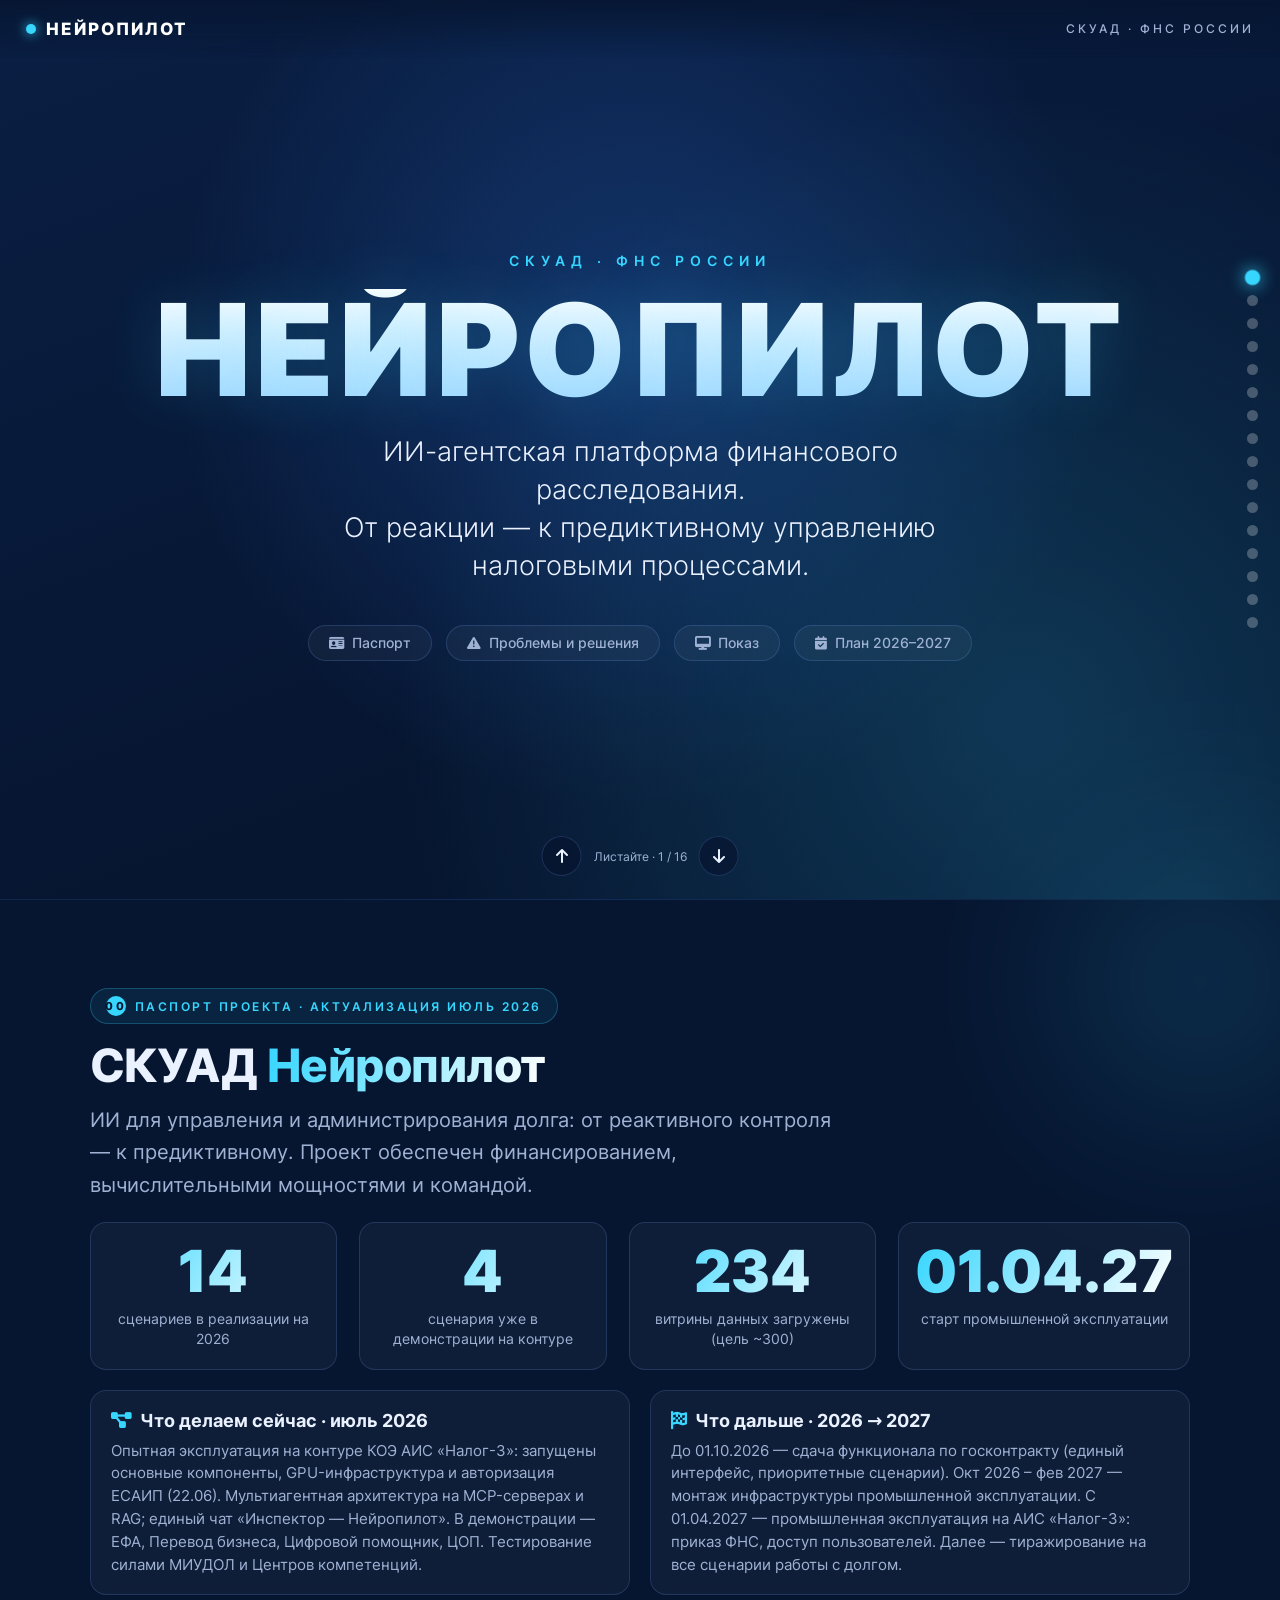
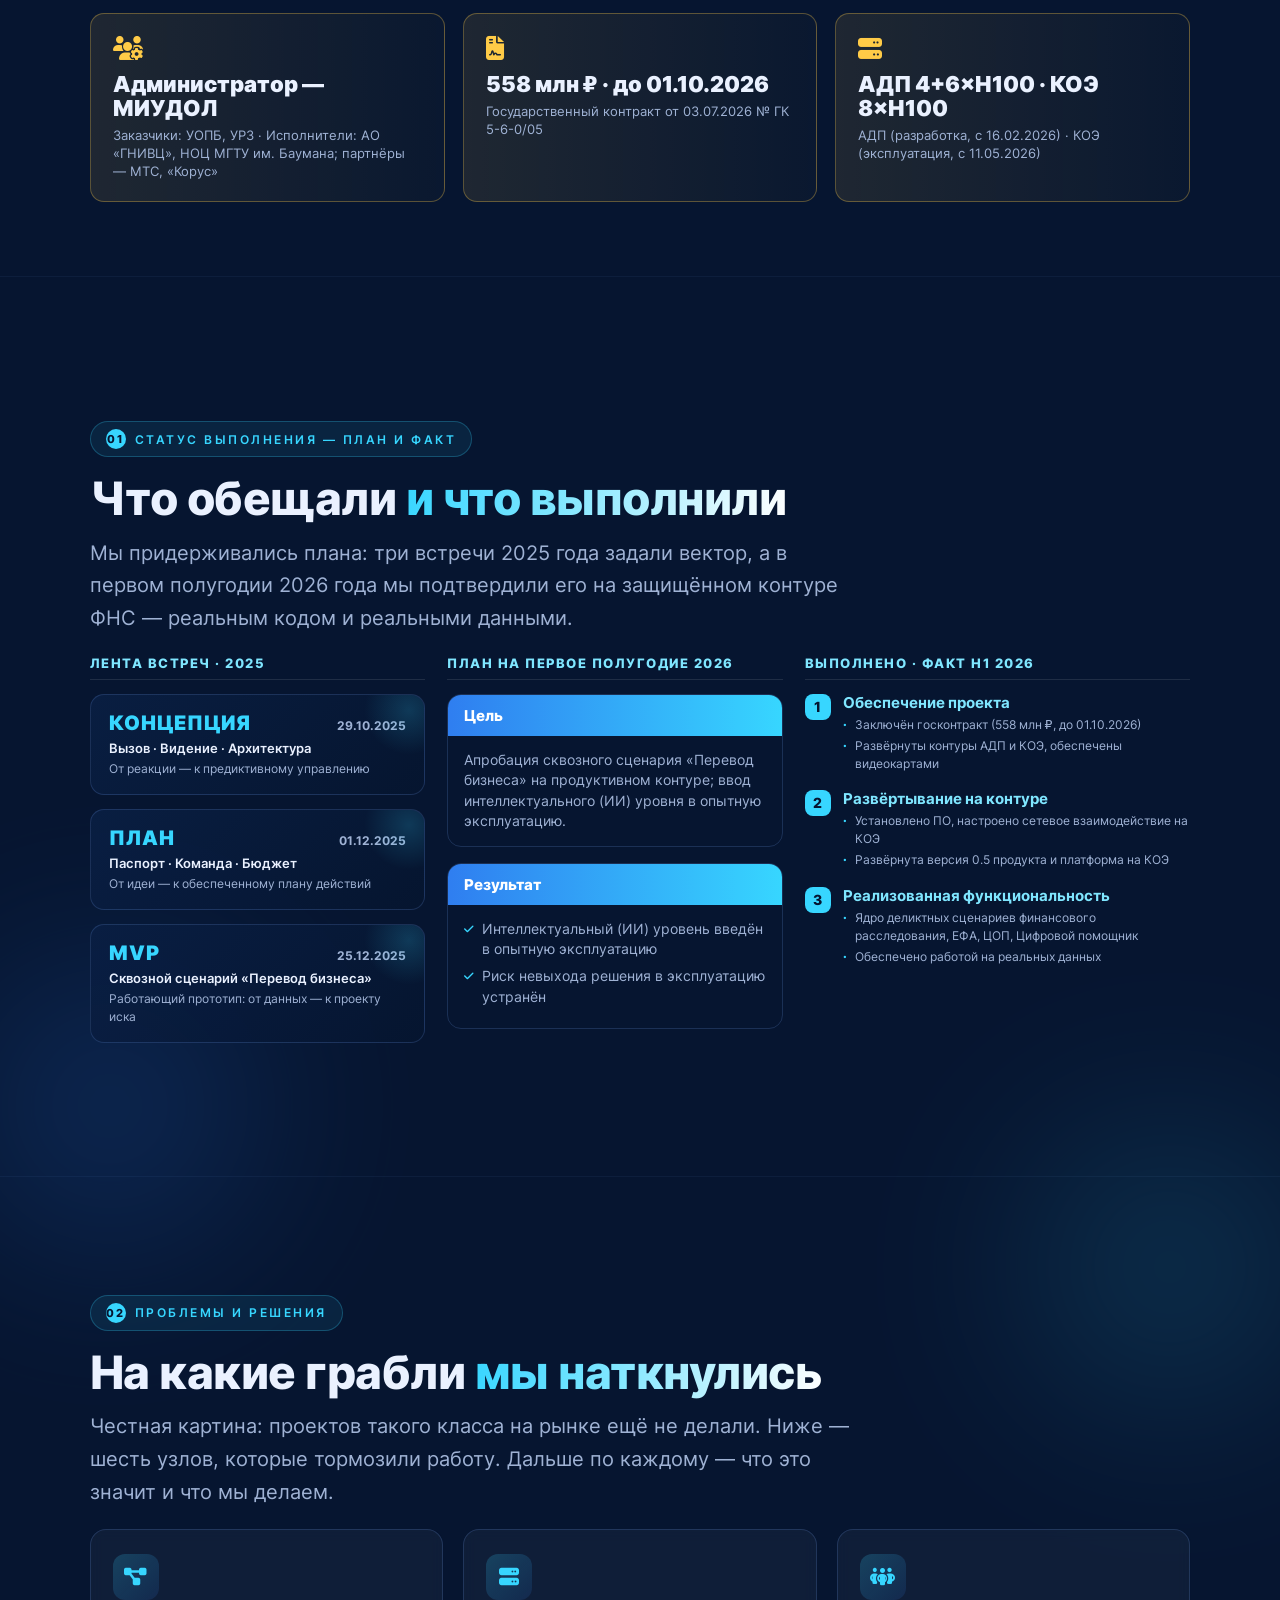
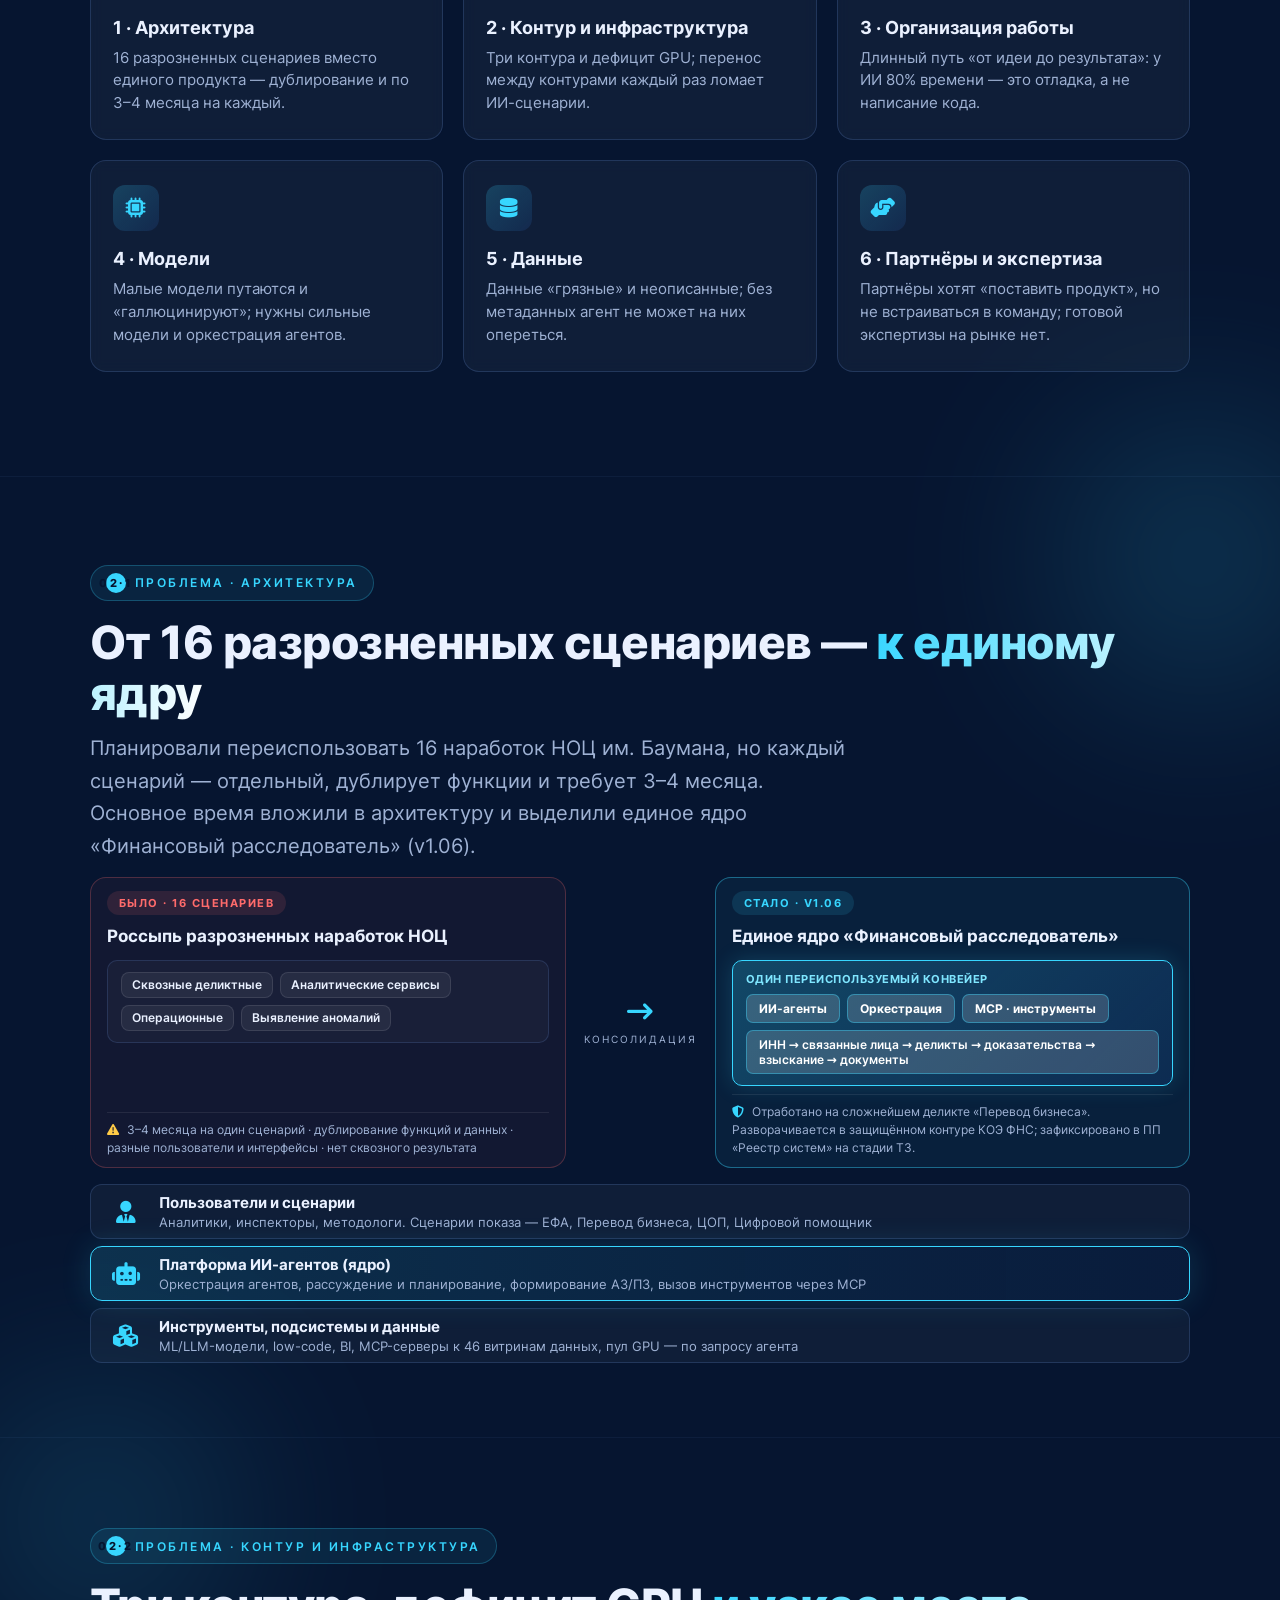
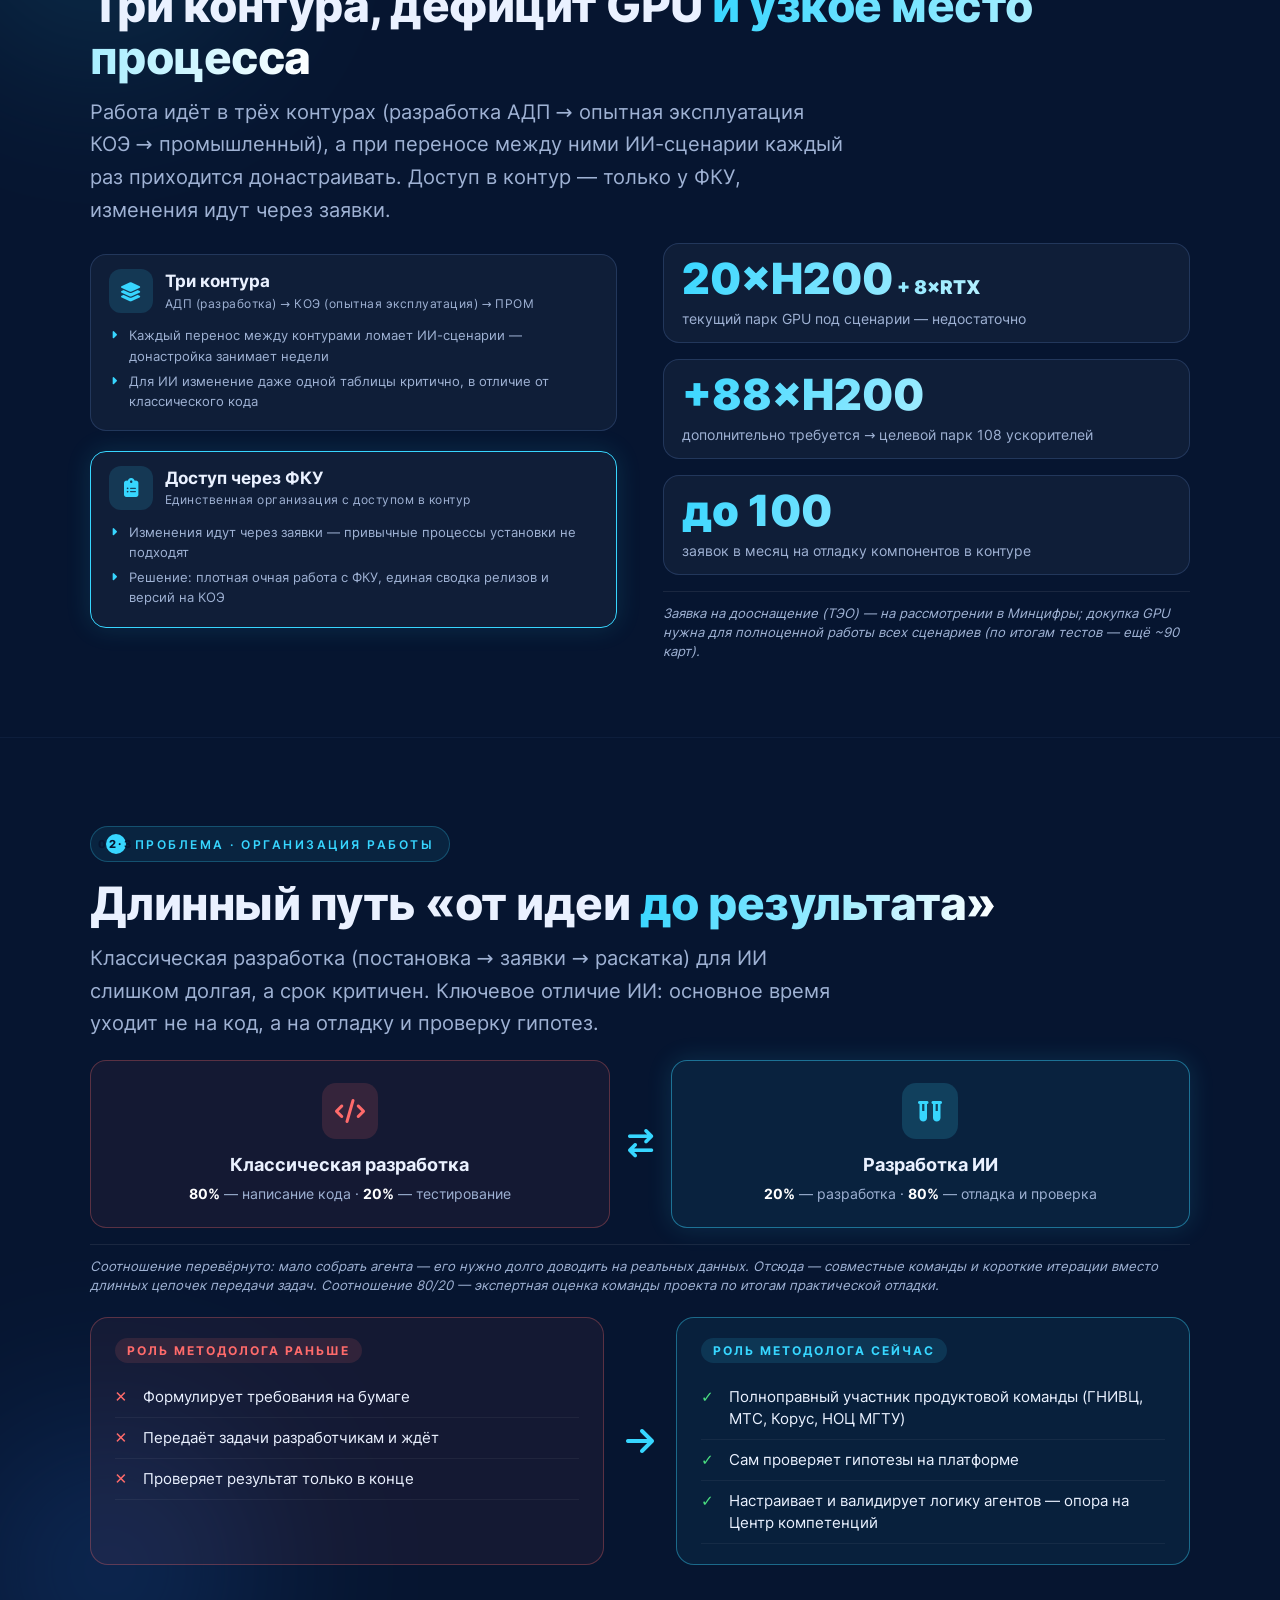
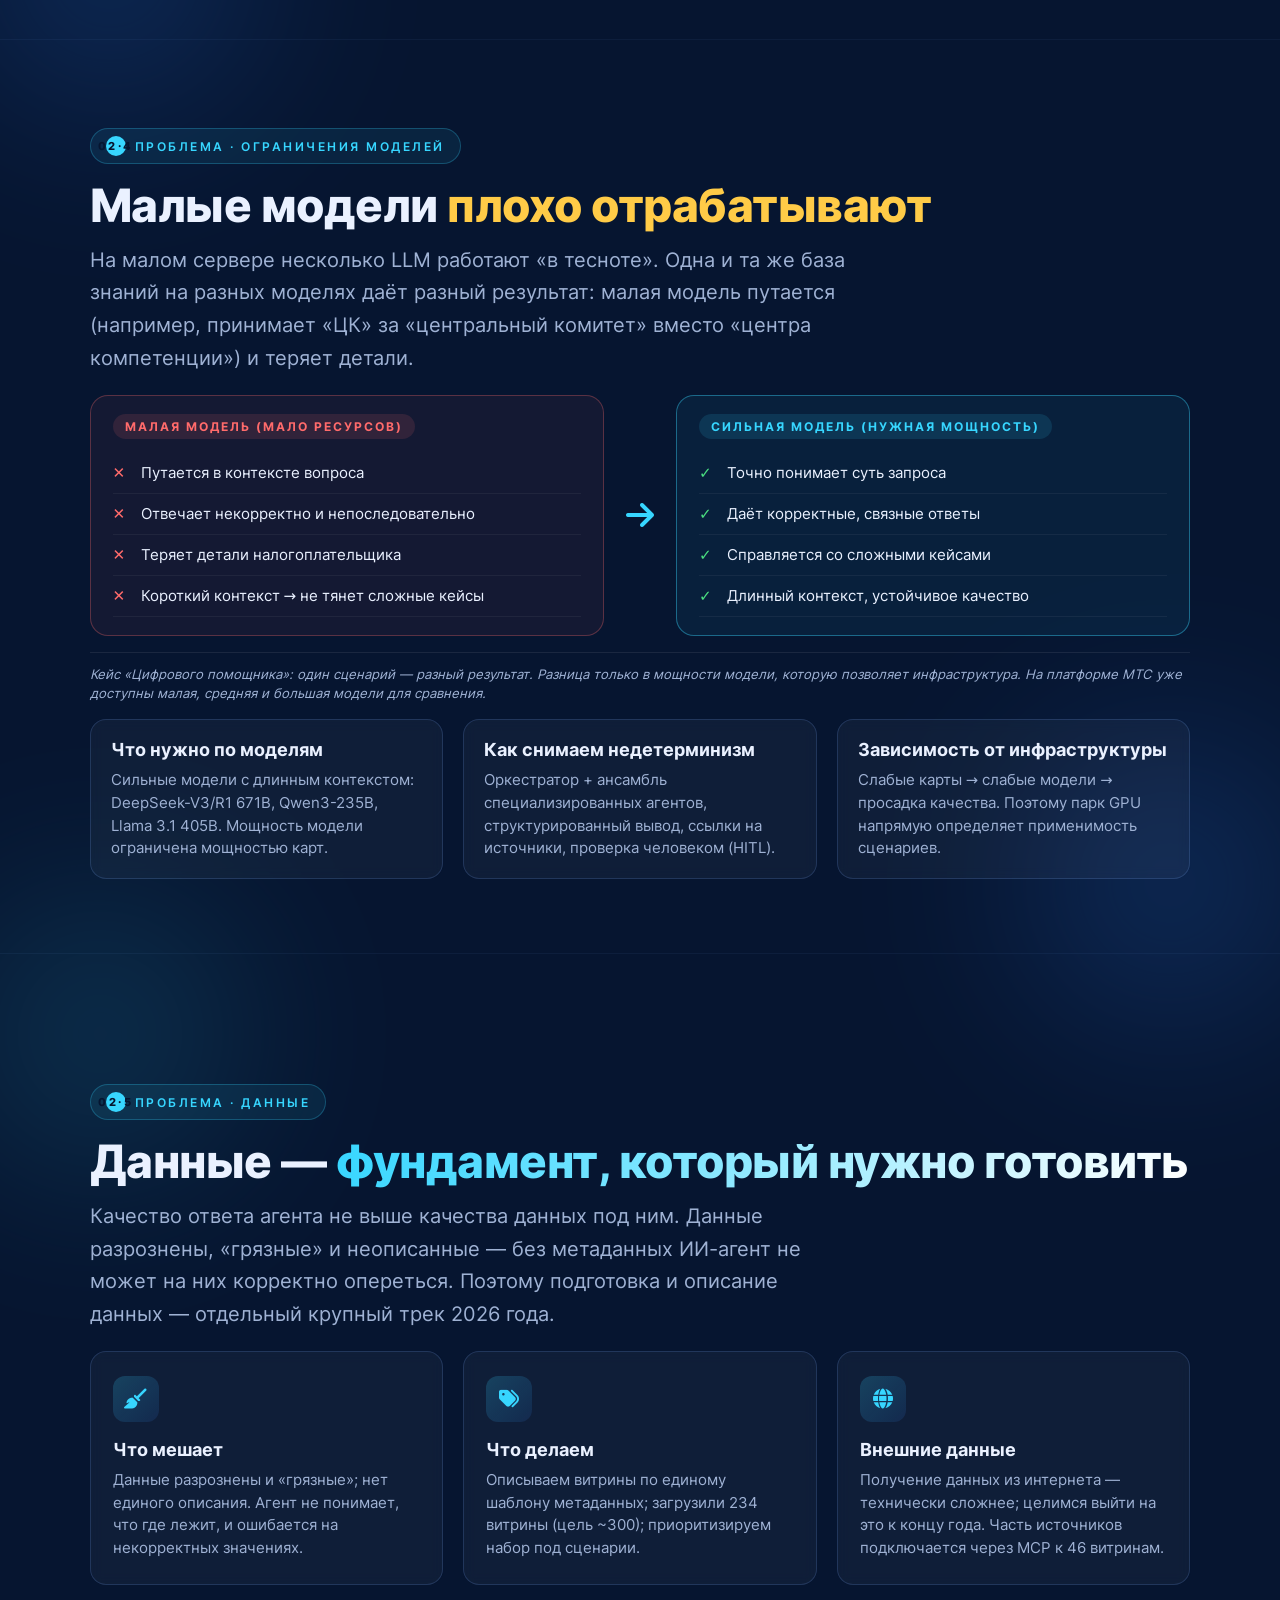
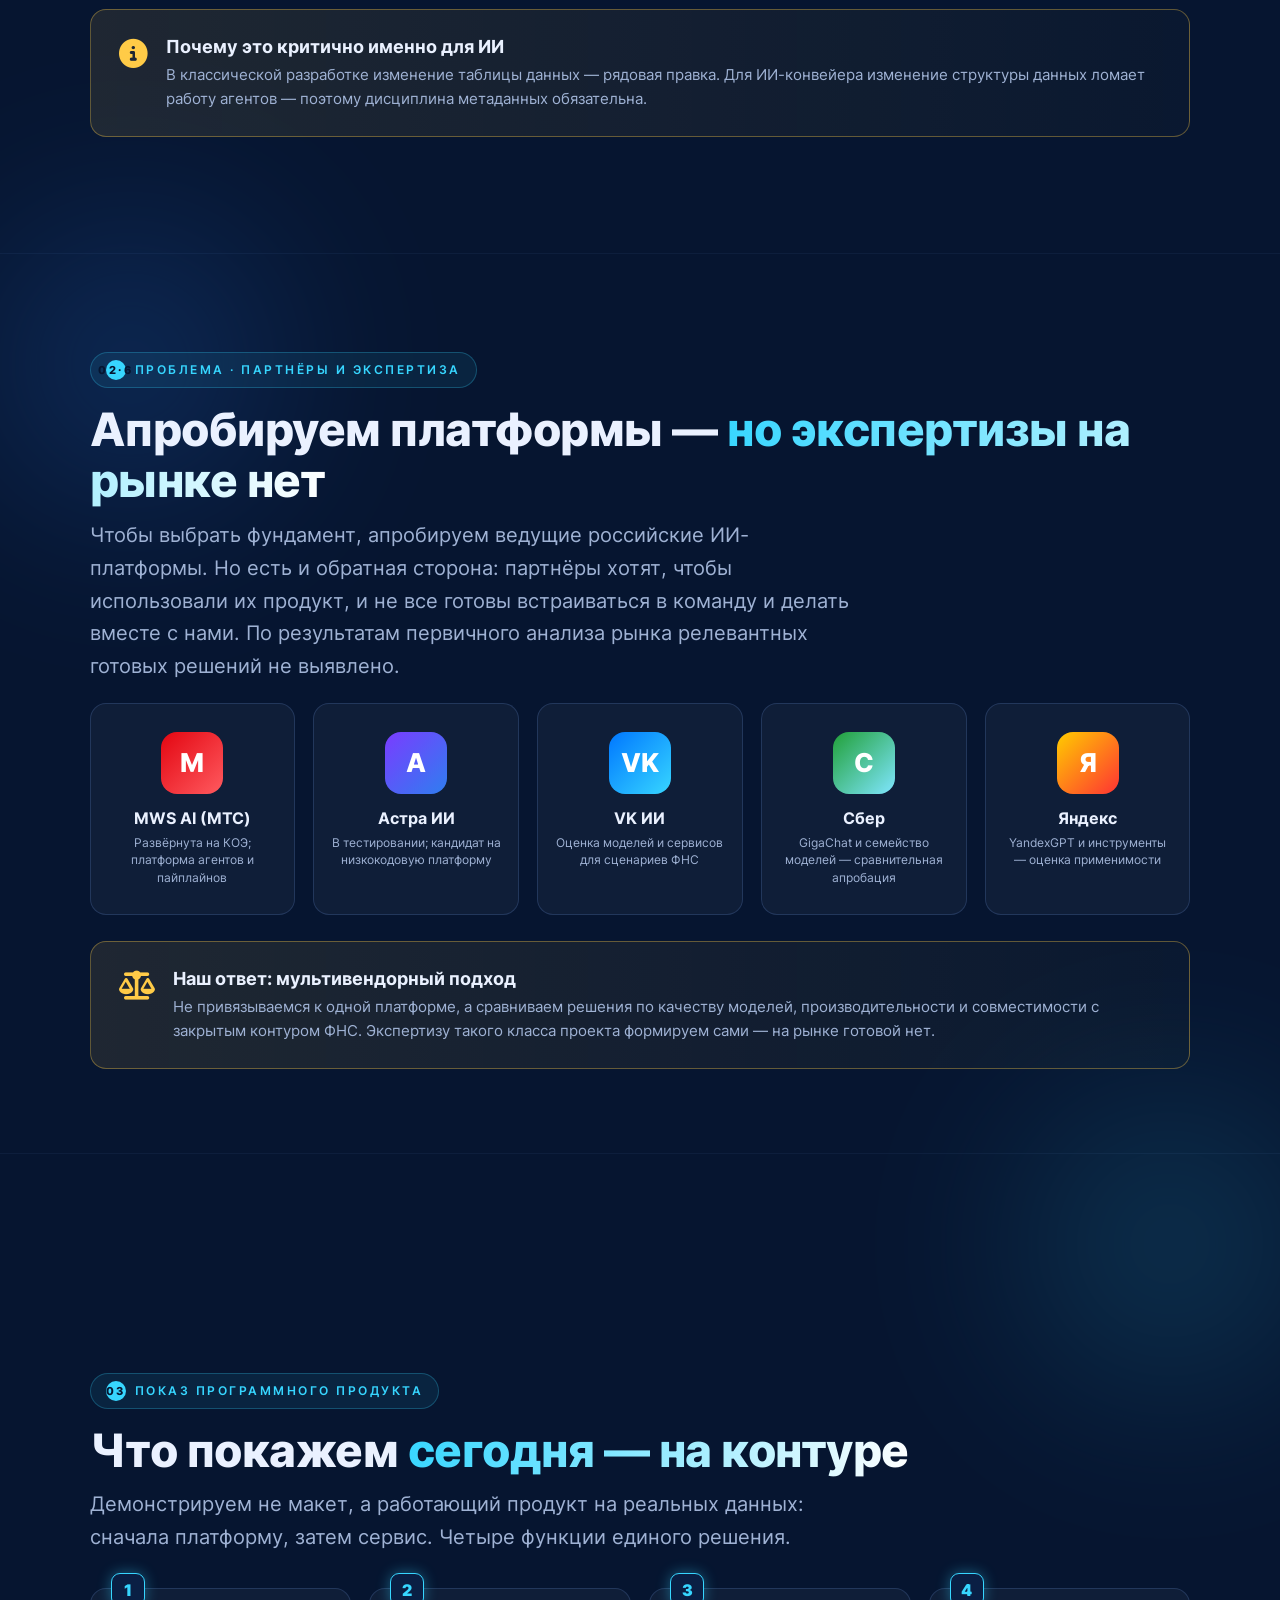
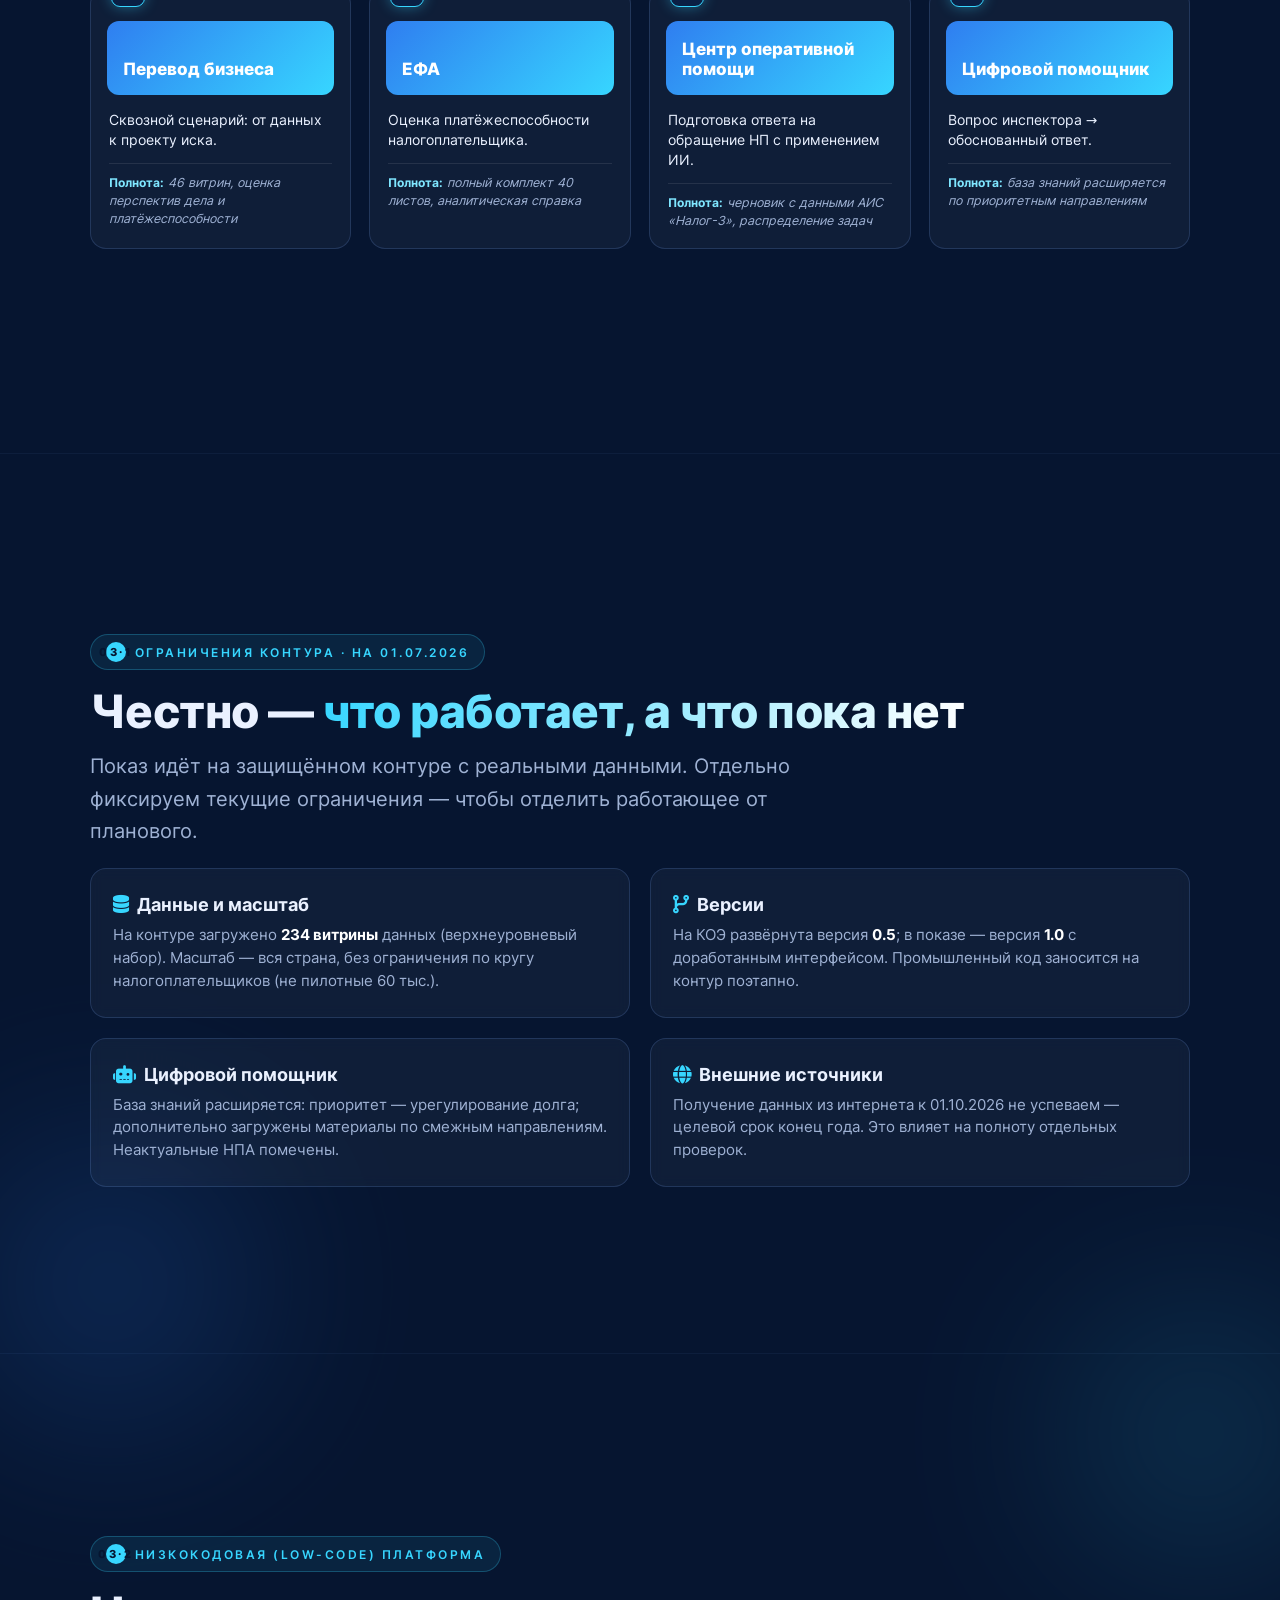
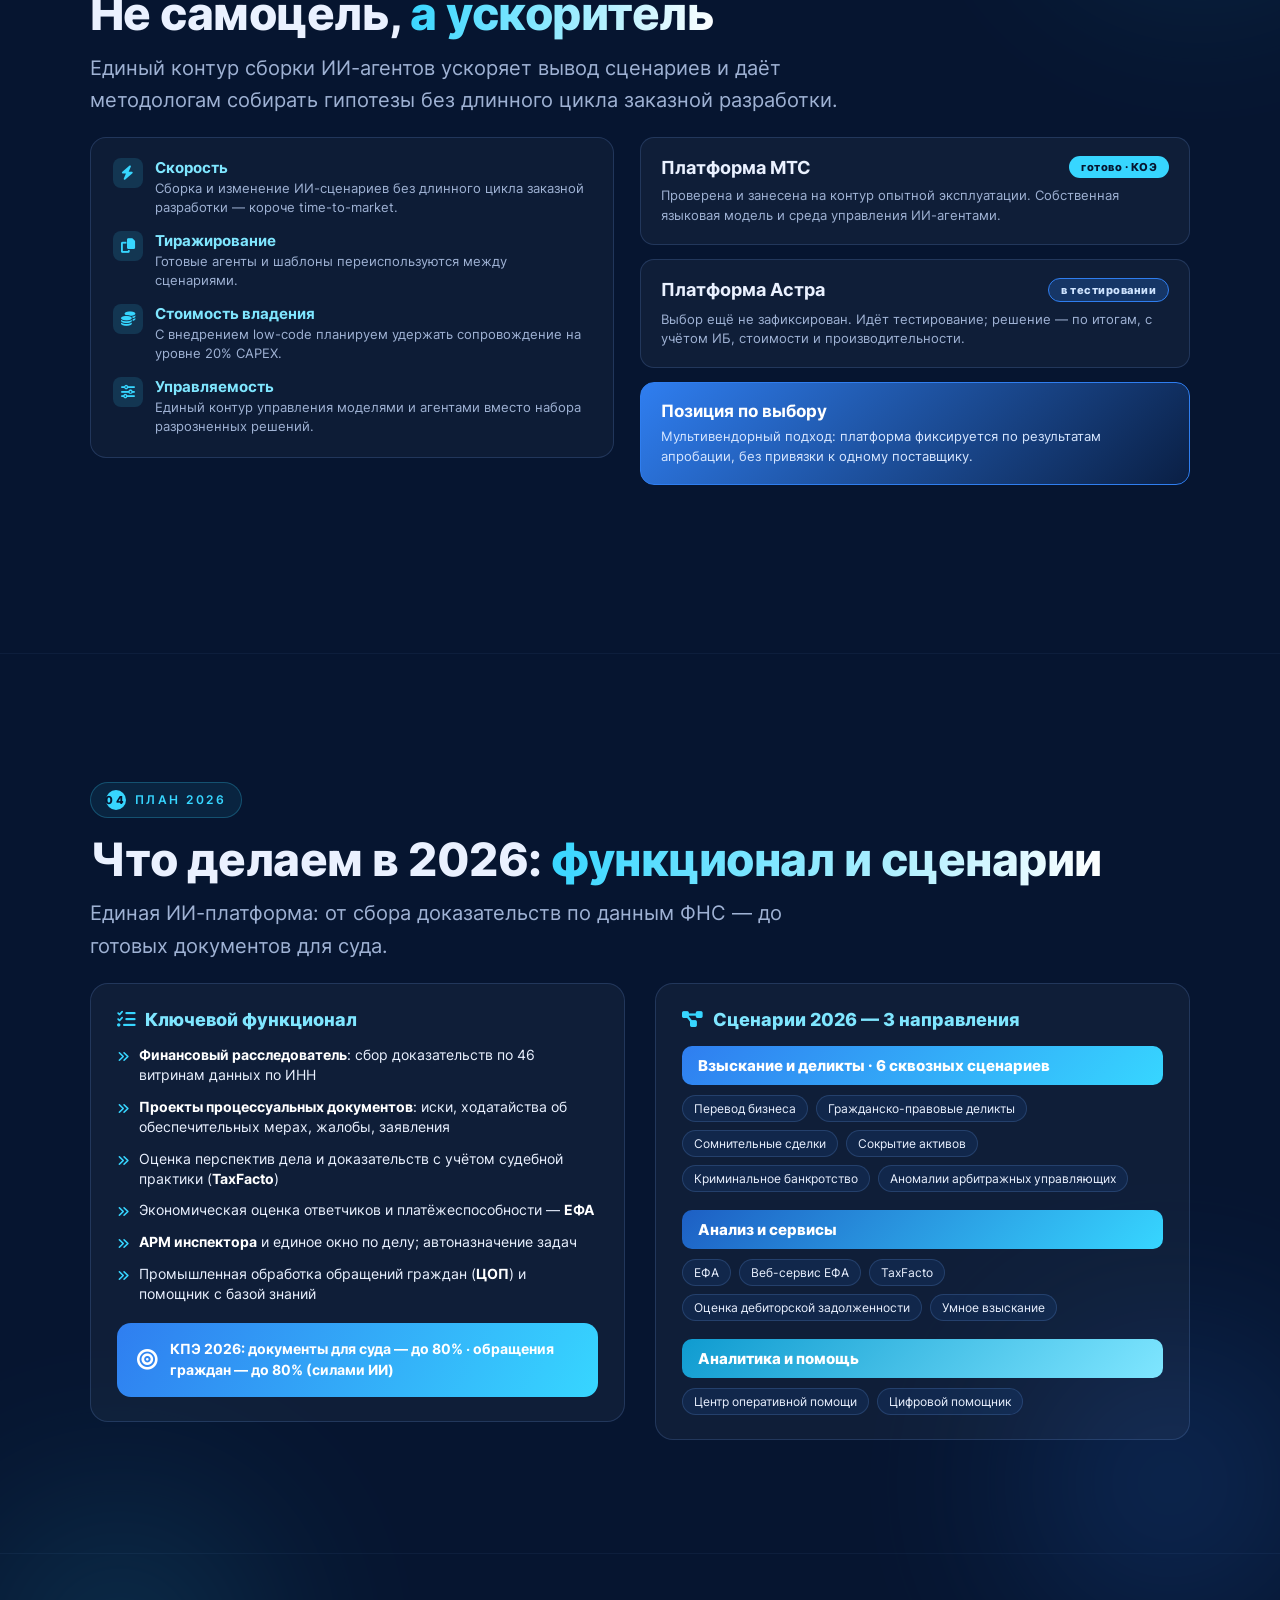
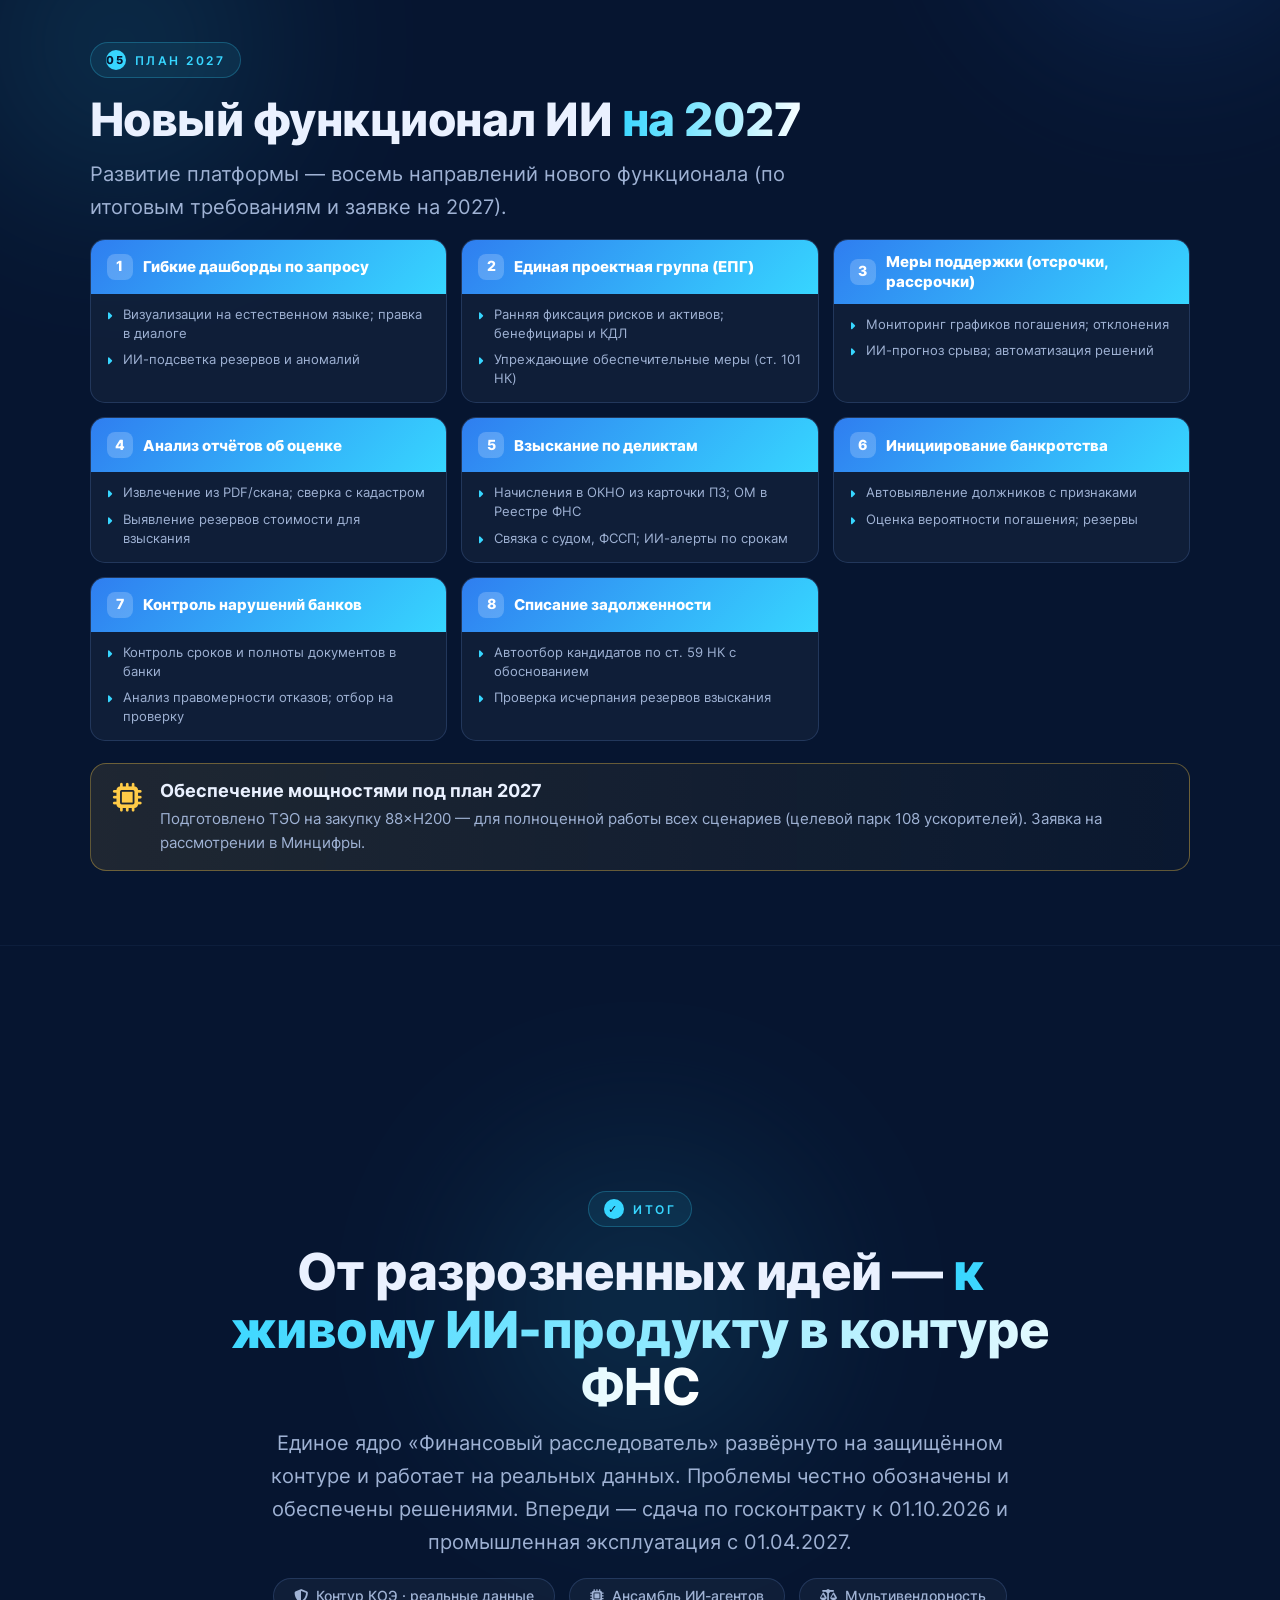
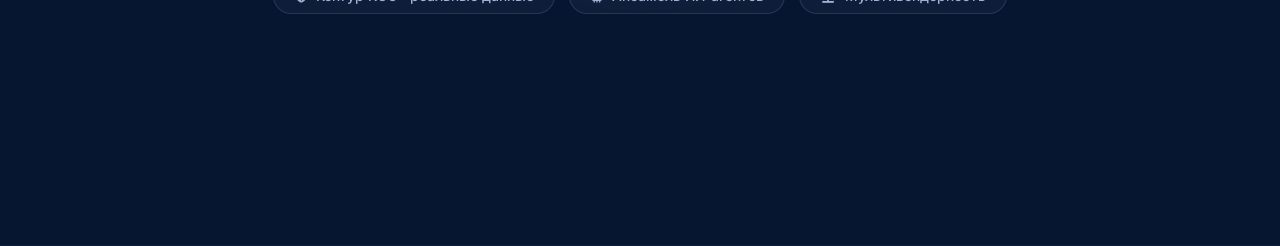
<file: presentation/index.html>
<!DOCTYPE html>
<html lang="ru">
<head>
<meta charset="UTF-8">
<meta name="viewport" content="width=device-width, initial-scale=1.0">
<title>НЕЙРОПИЛОТ — СКУАД / ФНС России · презентация к 14.07.2026</title>
<meta name="description" content="Нейропилот (СКУАД/ФНС): паспорт проекта, статус, проблемы и решения, показ продукта, план 2026–2027.">
<!-- Локальные шрифты Inter (замена Google Fonts CDN) -->
<link rel="stylesheet" href="assets/fonts/inter.css">
<!-- Локальная Font Awesome (замена jsDelivr CDN) -->
<link rel="stylesheet" href="assets/fontawesome/css/all.min.css">
<!-- Стили презентации -->
<link rel="stylesheet" href="styles.css">
</head>
<body>

<div id="progress-bar"></div>

<header id="brand-bar">
  <span class="brand-logo"><span class="dot"></span>НЕЙРОПИЛОТ</span>
  <span class="brand-sub">СКУАД · ФНС РОССИИ</span>
</header>

<nav id="dots" aria-label="Навигация по слайдам"></nav>

<div class="nav-hint">
  <button class="nav-btn" id="prevBtn" aria-label="Назад"><i class="fas fa-arrow-up"></i></button>
  <span>Листайте · <span id="slide-counter">1 / 16</span></span>
  <button class="nav-btn" id="nextBtn" aria-label="Вперёд"><i class="fas fa-arrow-down"></i></button>
</div>

<main>

<!-- 1. ТИТУЛ -->
<section class="slide" id="slide-hero" data-title="Титул">
  <div class="slide-inner">
    <p class="hero-kicker reveal">СКУАД · ФНС России</p>
    <h1 class="hero-title reveal d1">НЕЙРОПИЛОТ</h1>
    <p class="hero-sub reveal d2">ИИ-агентская платформа финансового расследования.<br>От реакции — к предиктивному управлению налоговыми процессами.</p>
    <div class="hero-badges reveal d3">
      <span class="hero-badge"><i class="fas fa-id-card"></i>&nbsp; Паспорт</span>
      <span class="hero-badge"><i class="fas fa-triangle-exclamation"></i>&nbsp; Проблемы и решения</span>
      <span class="hero-badge"><i class="fas fa-desktop"></i>&nbsp; Показ</span>
      <span class="hero-badge"><i class="fas fa-calendar-check"></i>&nbsp; План 2026–2027</span>
    </div>
  </div>
</section>

<!-- 2. ПАСПОРТ ПРОЕКТА -->
<section class="slide" id="slide-passport" data-title="Паспорт">
  <div class="glow cyan" style="width:400px;height:400px;top:-120px;right:-120px;opacity:0.22;"></div>
  <div class="slide-inner" style="max-width:1240px;">
    <span class="chapter reveal"><span class="num">00</span> Паспорт проекта · актуализация июль 2026</span>
    <h2 class="slide-title reveal d1">СКУАД <span class="gradient-text">Нейропилот</span></h2>
    <p class="lead reveal d2">ИИ для управления и администрирования долга: от реактивного контроля — к предиктивному. Проект обеспечен финансированием, вычислительными мощностями и командой.</p>

    <div class="stat-row reveal d2" style="grid-template-columns:repeat(4,1fr);margin-bottom:20px;">
      <div class="stat"><div class="big">14</div><div class="lbl">сценариев в реализации на 2026</div></div>
      <div class="stat"><div class="big">4</div><div class="lbl">сценария уже в демонстрации на контуре</div></div>
      <div class="stat"><div class="big">234</div><div class="lbl">витрины данных загружены (цель ~300)</div></div>
      <div class="stat"><div class="big">01.04.27</div><div class="lbl">старт промышленной эксплуатации</div></div>
    </div>

    <div class="grid grid-2 reveal d3" style="margin-bottom:18px;">
      <article class="card">
        <h3><i class="fas fa-diagram-project" style="color:var(--cyan);margin-right:8px;"></i>Что делаем сейчас · июль 2026</h3>
        <p style="margin-top:8px;">Опытная эксплуатация на контуре КОЭ АИС «Налог-3»: запущены основные компоненты, GPU-инфраструктура и авторизация ЕСАИП (22.06). Мультиагентная архитектура на MCP-серверах и RAG; единый чат «Инспектор — Нейропилот». В демонстрации — ЕФА, Перевод бизнеса, Цифровой помощник, ЦОП. Тестирование силами МИУДОЛ и Центров компетенций.</p>
      </article>
      <article class="card">
        <h3><i class="fas fa-flag-checkered" style="color:var(--cyan);margin-right:8px;"></i>Что дальше · 2026 → 2027</h3>
        <p style="margin-top:8px;">До 01.10.2026 — сдача функционала по госконтракту (единый интерфейс, приоритетные сценарии). Окт 2026 – фев 2027 — монтаж инфраструктуры промышленной эксплуатации. С 01.04.2027 — промышленная эксплуатация на АИС «Налог-3»: приказ ФНС, доступ пользователей. Далее — тиражирование на все сценарии работы с долгом.</p>
      </article>
    </div>

    <div class="fin-strip reveal d3">
      <div class="fin-item">
        <div class="fin-ico"><i class="fas fa-users-gear"></i></div>
        <div class="fin-big">Администратор — МИУДОЛ</div>
        <div class="fin-lbl">Заказчики: УОПБ, УРЗ · Исполнители: АО «ГНИВЦ», НОЦ МГТУ им. Баумана; партнёры — МТС, «Корус»</div>
      </div>
      <div class="fin-item">
        <div class="fin-ico"><i class="fas fa-file-contract"></i></div>
        <div class="fin-big">558 млн ₽ · до 01.10.2026</div>
        <div class="fin-lbl">Государственный контракт от 03.07.2026 № ГК 5-6-0/05</div>
      </div>
      <div class="fin-item">
        <div class="fin-ico"><i class="fas fa-server"></i></div>
        <div class="fin-big">АДП 4+6×H100 · КОЭ 8×H100</div>
        <div class="fin-lbl">АДП (разработка, с 16.02.2026) · КОЭ (эксплуатация, с 11.05.2026)</div>
      </div>
    </div>
  </div>
</section>

<!-- 3. ТРИ ВСТРЕЧИ 2025 + ФАКТ H1 2026 -->
<section class="slide" id="slide-status" data-title="Статус: план и факт">
  <div class="glow blue" style="width:420px;height:420px;bottom:-140px;left:-100px;opacity:0.28;"></div>
  <div class="slide-inner" style="max-width:1240px;">
    <span class="chapter reveal"><span class="num">01</span> Статус выполнения — план и факт</span>
    <h2 class="slide-title reveal d1">Что обещали <span class="gradient-text">и что выполнили</span></h2>
    <p class="lead reveal d2">Мы придерживались плана: три встречи 2025 года задали вектор, а в первом полугодии 2026 года мы подтвердили его на защищённом контуре ФНС — реальным кодом и реальными данными.</p>

    <div class="status-cols reveal d2">
      <div class="status-col">
        <div class="sc-head">Лента встреч · 2025</div>
        <div class="ms-vert">
          <div class="ms-vcard">
            <div class="ms-vtop"><span class="ms-vstage">КОНЦЕПЦИЯ</span><span class="ms-vdate">29.10.2025</span></div>
            <div class="ms-vmeta">Вызов · Видение · Архитектура</div>
            <div class="ms-vres">От реакции — к предиктивному управлению</div>
          </div>
          <div class="ms-vcard">
            <div class="ms-vtop"><span class="ms-vstage">ПЛАН</span><span class="ms-vdate">01.12.2025</span></div>
            <div class="ms-vmeta">Паспорт · Команда · Бюджет</div>
            <div class="ms-vres">От идеи — к обеспеченному плану действий</div>
          </div>
          <div class="ms-vcard">
            <div class="ms-vtop"><span class="ms-vstage">MVP</span><span class="ms-vdate">25.12.2025</span></div>
            <div class="ms-vmeta">Сквозной сценарий «Перевод бизнеса»</div>
            <div class="ms-vres">Работающий прототип: от данных — к проекту иска</div>
          </div>
        </div>
      </div>

      <div class="status-col">
        <div class="sc-head">План на первое полугодие 2026</div>
        <div class="sc-panel">
          <div class="sc-bar">Цель</div>
          <div class="sc-body"><p>Апробация сквозного сценария «Перевод бизнеса» на продуктивном контуре; ввод интеллектуального (ИИ) уровня в опытную эксплуатацию.</p></div>
        </div>
        <div class="sc-panel">
          <div class="sc-bar">Результат</div>
          <div class="sc-body">
            <ul>
              <li>Интеллектуальный (ИИ) уровень введён в опытную эксплуатацию</li>
              <li>Риск невыхода решения в эксплуатацию устранён</li>
            </ul>
          </div>
        </div>
      </div>

      <div class="status-col">
        <div class="sc-head">Выполнено · факт H1 2026</div>
        <div class="done-list">
          <div class="done-item"><div class="done-num">1</div><div class="done-body"><h5>Обеспечение проекта</h5><ul><li>Заключён госконтракт (558 млн ₽, до 01.10.2026)</li><li>Развёрнуты контуры АДП и КОЭ, обеспечены видеокартами</li></ul></div></div>
          <div class="done-item"><div class="done-num">2</div><div class="done-body"><h5>Развёртывание на контуре</h5><ul><li>Установлено ПО, настроено сетевое взаимодействие на КОЭ</li><li>Развёрнута версия 0.5 продукта и платформа на КОЭ</li></ul></div></div>
          <div class="done-item"><div class="done-num">3</div><div class="done-body"><h5>Реализованная функциональность</h5><ul><li>Ядро деликтных сценариев финансового расследования, ЕФА, ЦОП, Цифровой помощник</li><li>Обеспечено работой на реальных данных</li></ul></div></div>
        </div>
      </div>
    </div>
  </div>
</section>

<!-- 4. ПРОБЛЕМЫ — ОБЗОР -->
<section class="slide" id="slide-prob-map" data-title="Проблемы — обзор">
  <div class="glow cyan" style="width:420px;height:420px;top:-120px;right:-100px;opacity:0.2;"></div>
  <div class="slide-inner" style="max-width:1200px;">
    <span class="chapter reveal"><span class="num">02</span> Проблемы и решения</span>
    <h2 class="slide-title reveal d1">На какие грабли <span class="gradient-text">мы наткнулись</span></h2>
    <p class="lead reveal d2">Честная картина: проектов такого класса на рынке ещё не делали. Ниже — шесть узлов, которые тормозили работу. Дальше по каждому — что это значит и что мы делаем.</p>

    <div class="grid grid-3 reveal d2">
      <article class="card"><div class="icon"><i class="fas fa-diagram-project"></i></div><h3>1 · Архитектура</h3><p>16 разрозненных сценариев вместо единого продукта — дублирование и по 3–4 месяца на каждый.</p></article>
      <article class="card"><div class="icon"><i class="fas fa-server"></i></div><h3>2 · Контур и инфраструктура</h3><p>Три контура и дефицит GPU; перенос между контурами каждый раз ломает ИИ-сценарии.</p></article>
      <article class="card"><div class="icon"><i class="fas fa-people-group"></i></div><h3>3 · Организация работы</h3><p>Длинный путь «от идеи до результата»: у ИИ 80% времени — это отладка, а не написание кода.</p></article>
      <article class="card"><div class="icon"><i class="fas fa-microchip"></i></div><h3>4 · Модели</h3><p>Малые модели путаются и «галлюцинируют»; нужны сильные модели и оркестрация агентов.</p></article>
      <article class="card"><div class="icon"><i class="fas fa-database"></i></div><h3>5 · Данные</h3><p>Данные «грязные» и неописанные; без метаданных агент не может на них опереться.</p></article>
      <article class="card"><div class="icon"><i class="fas fa-handshake-angle"></i></div><h3>6 · Партнёры и экспертиза</h3><p>Партнёры хотят «поставить продукт», но не встраиваться в команду; готовой экспертизы на рынке нет.</p></article>
    </div>
  </div>
</section>

<!-- 5. ПРОБЛЕМА 1 · АРХИТЕКТУРА -->
<section class="slide" id="slide-arch" data-title="Проблема · Архитектура">
  <div class="glow cyan" style="width:400px;height:400px;top:-120px;right:-120px;opacity:0.25;"></div>
  <div class="slide-inner" style="max-width:1240px;">
    <span class="chapter reveal"><span class="num">02·1</span> Проблема · Архитектура</span>
    <h2 class="slide-title reveal d1">От 16 разрозненных сценариев — <span class="gradient-text">к единому ядру</span></h2>
    <p class="lead reveal d2">Планировали переиспользовать 16 наработок НОЦ им. Баумана, но каждый сценарий — отдельный, дублирует функции и требует 3–4 месяца. Основное время вложили в архитектуру и выделили единое ядро «Финансовый расследователь» (v1.06).</p>

    <div class="evo-wrap reveal d2" style="margin-bottom:22px;">
      <article class="evo-col evo-before">
        <header class="evo-head"><span class="evo-badge before">Было · 16 сценариев</span><h3>Россыпь разрозненных наработок НОЦ</h3></header>
        <div class="evo-diagram"><div class="evo-tier"><div class="evo-nodes">
          <span class="evo-node sm">Сквозные деликтные</span><span class="evo-node sm">Аналитические сервисы</span>
          <span class="evo-node sm">Операционные</span><span class="evo-node sm">Выявление аномалий</span>
        </div></div></div>
        <p class="evo-note"><i class="fas fa-triangle-exclamation"></i> 3–4 месяца на один сценарий · дублирование функций и данных · разные пользователи и интерфейсы · нет сквозного результата</p>
      </article>
      <div class="evo-arrow"><i class="fas fa-arrow-right-long"></i><span>консолидация</span></div>
      <article class="evo-col evo-after">
        <header class="evo-head"><span class="evo-badge after">Стало · v1.06</span><h3>Единое ядро «Финансовый расследователь»</h3></header>
        <div class="evo-diagram"><div class="evo-tier core agent">
          <span class="evo-tier-lbl light">Один переиспользуемый конвейер</span>
          <div class="evo-chips"><span class="chip on">ИИ-агенты</span><span class="chip on">Оркестрация</span><span class="chip on">MCP · инструменты</span>
          <span class="chip wide on">ИНН → связанные лица → деликты → доказательства → взыскание → документы</span></div>
        </div></div>
        <p class="evo-note on"><i class="fas fa-shield-halved"></i> Отработано на сложнейшем деликте «Перевод бизнеса». Разворачивается в защищённом контуре КОЭ ФНС; зафиксировано в ПП «Реестр систем» на стадии ТЗ.</p>
      </article>
    </div>

    <div class="arch-stack reveal d3">
      <div class="arch-layer"><span class="lyr-ico"><i class="fas fa-user-tie"></i></span><div class="lyr-body"><h4>Пользователи и сценарии</h4><p>Аналитики, инспекторы, методологи. Сценарии показа — ЕФА, Перевод бизнеса, ЦОП, Цифровой помощник</p></div></div>
      <div class="arch-layer agent-core"><span class="lyr-ico"><i class="fas fa-robot"></i></span><div class="lyr-body"><h4>Платформа ИИ-агентов (ядро)</h4><p>Оркестрация агентов, рассуждение и планирование, формирование АЗ/ПЗ, вызов инструментов через MCP</p></div></div>
      <div class="arch-layer"><span class="lyr-ico"><i class="fas fa-cubes"></i></span><div class="lyr-body"><h4>Инструменты, подсистемы и данные</h4><p>ML/LLM-модели, low-code, BI, MCP-серверы к 46 витринам данных, пул GPU — по запросу агента</p></div></div>
    </div>
  </div>
</section>

<!-- 6. ПРОБЛЕМА 2 · КОНТУР И ИНФРАСТРУКТУРА -->
<section class="slide" id="slide-infra" data-title="Проблема · Контур и инфраструктура">
  <div class="glow cyan" style="width:400px;height:400px;top:-120px;left:-100px;opacity:0.22;"></div>
  <div class="slide-inner" style="max-width:1200px;">
    <span class="chapter reveal"><span class="num">02·2</span> Проблема · Контур и инфраструктура</span>
    <h2 class="slide-title reveal d1">Три контура, дефицит GPU <span class="gradient-text">и узкое место процесса</span></h2>
    <p class="lead reveal d2">Работа идёт в трёх контурах (разработка АДП → опытная эксплуатация КОЭ → промышленный), а при переносе между ними ИИ-сценарии каждый раз приходится донастраивать. Доступ в контур — только у ФКУ, изменения идут через заявки.</p>

    <div class="split">
      <div class="reveal d2">
        <div class="stand-grid" style="grid-template-columns:1fr;">
          <div class="stand-card"><div class="stand-head"><span class="st-ico"><i class="fas fa-layer-group"></i></span><div><h4>Три контура</h4><span class="st-sub">АДП (разработка) → КОЭ (опытная эксплуатация) → ПРОМ</span></div></div>
            <ul><li>Каждый перенос между контурами ломает ИИ-сценарии — донастройка занимает недели</li><li>Для ИИ изменение даже одной таблицы критично, в отличие от классического кода</li></ul></div>
          <div class="stand-card stand-prod"><div class="stand-head"><span class="st-ico"><i class="fas fa-clipboard-list"></i></span><div><h4>Доступ через ФКУ</h4><span class="st-sub">Единственная организация с доступом в контур</span></div></div>
            <ul><li>Изменения идут через заявки — привычные процессы установки не подходят</li><li>Решение: плотная очная работа с ФКУ, единая сводка релизов и версий на КОЭ</li></ul></div>
        </div>
      </div>
      <div class="reveal d3">
        <div class="stat-row" style="grid-template-columns:1fr;gap:16px;">
          <div class="stat" style="text-align:left;"><div class="big" style="color:var(--gold);">20×H200<span style="font-size:1.2rem;"> + 8×RTX</span></div><div class="lbl">текущий парк GPU под сценарии — недостаточно</div></div>
          <div class="stat" style="text-align:left;"><div class="big" style="color:var(--gold);">+88×H200</div><div class="lbl">дополнительно требуется → целевой парк 108 ускорителей</div></div>
          <div class="stat" style="text-align:left;"><div class="big" style="color:var(--gold);">до 100</div><div class="lbl">заявок в месяц на отладку компонентов в контуре</div></div>
        </div>
        <p class="case-note" style="margin-top:16px;">Заявка на дооснащение (ТЭО) — на рассмотрении в Минцифры; докупка GPU нужна для полноценной работы всех сценариев (по итогам тестов — ещё ~90 карт).</p>
      </div>
    </div>
  </div>
</section>

<!-- 6. ПРОБЛЕМА 2 · ОРГАНИЗАЦИЯ РАБОТЫ -->
<section class="slide" id="slide-work" data-title="Проблема · Организация работы">
  <div class="glow blue" style="width:420px;height:420px;bottom:-140px;left:-100px;opacity:0.3;"></div>
  <div class="slide-inner" style="max-width:1200px;">
    <span class="chapter reveal"><span class="num">02·3</span> Проблема · Организация работы</span>
    <h2 class="slide-title reveal d1">Длинный путь «от идеи <span class="gradient-text">до результата»</span></h2>
    <p class="lead reveal d2">Классическая разработка (постановка → заявки → раскатка) для ИИ слишком долгая, а срок критичен. Ключевое отличие ИИ: основное время уходит не на код, а на отладку и проверку гипотез.</p>

    <div class="harness-hero reveal d2" style="margin-bottom:22px;">
      <div class="hh-side hh-bad"><div class="hh-ico"><i class="fas fa-code"></i></div><h4>Классическая разработка</h4><p><b style="color:#fff;">80%</b> — написание кода&nbsp;·&nbsp;<b style="color:#fff;">20%</b> — тестирование</p></div>
      <div class="hh-eq"><i class="fas fa-arrow-right-arrow-left"></i></div>
      <div class="hh-side hh-good"><div class="hh-ico"><i class="fas fa-vials"></i></div><h4>Разработка ИИ</h4><p><b style="color:#fff;">20%</b> — разработка&nbsp;·&nbsp;<b style="color:#fff;">80%</b> — отладка и проверка</p></div>
    </div>
    <p class="case-note reveal d3" style="margin-bottom:22px;">Соотношение перевёрнуто: мало собрать агента — его нужно долго доводить на реальных данных. Отсюда — совместные команды и короткие итерации вместо длинных цепочек передачи задач. Соотношение 80/20 — экспертная оценка команды проекта по итогам практической отладки.</p>

    <div class="ba-wrap reveal d4">
      <div class="ba-col ba-before"><span class="ba-label">Роль методолога раньше</span><ul>
        <li>Формулирует требования на бумаге</li><li>Передаёт задачи разработчикам и ждёт</li><li>Проверяет результат только в конце</li></ul></div>
      <div class="ba-arrow"><i class="fas fa-arrow-right"></i></div>
      <div class="ba-col ba-after"><span class="ba-label">Роль методолога сейчас</span><ul>
        <li>Полноправный участник продуктовой команды (ГНИВЦ, МТС, Корус, НОЦ МГТУ)</li><li>Сам проверяет гипотезы на платформе</li><li>Настраивает и валидирует логику агентов — опора на Центр компетенций</li></ul></div>
    </div>
  </div>
</section>

<!-- 7. ПРОБЛЕМА 3 · МОДЕЛИ -->
<section class="slide" id="slide-models" data-title="Проблема · Модели">
  <div class="glow blue" style="width:420px;height:420px;bottom:-140px;right:-100px;opacity:0.3;"></div>
  <div class="slide-inner" style="max-width:1200px;">
    <span class="chapter reveal"><span class="num">02·4</span> Проблема · Ограничения моделей</span>
    <h2 class="slide-title reveal d1">Малые модели <span style="color:var(--gold);">плохо отрабатывают</span></h2>
    <p class="lead reveal d2">На малом сервере несколько LLM работают «в тесноте». Одна и та же база знаний на разных моделях даёт разный результат: малая модель путается (например, принимает «ЦК» за «центральный комитет» вместо «центра компетенции») и теряет детали.</p>

    <div class="ba-wrap reveal d2" style="margin-bottom:20px;">
      <div class="ba-col ba-before"><span class="ba-label">Малая модель (мало ресурсов)</span><ul>
        <li>Путается в контексте вопроса</li><li>Отвечает некорректно и непоследовательно</li><li>Теряет детали налогоплательщика</li><li>Короткий контекст → не тянет сложные кейсы</li></ul></div>
      <div class="ba-arrow"><i class="fas fa-arrow-right"></i></div>
      <div class="ba-col ba-after"><span class="ba-label">Сильная модель (нужная мощность)</span><ul>
        <li>Точно понимает суть запроса</li><li>Даёт корректные, связные ответы</li><li>Справляется со сложными кейсами</li><li>Длинный контекст, устойчивое качество</li></ul></div>
    </div>
    <p class="case-note reveal d3" style="margin-bottom:22px;">Кейс «Цифрового помощника»: один сценарий — разный результат. Разница только в мощности модели, которую позволяет инфраструктура. На платформе МТС уже доступны малая, средняя и большая модели для сравнения.</p>

    <div class="grid grid-3">
      <article class="card reveal d3"><h4>Что нужно по моделям</h4><p>Сильные модели с длинным контекстом: DeepSeek-V3/R1 671B, Qwen3-235B, Llama 3.1 405B. Мощность модели ограничена мощностью карт.</p></article>
      <article class="card reveal d4"><h4>Как снимаем недетерминизм</h4><p>Оркестратор + ансамбль специализированных агентов, структурированный вывод, ссылки на источники, проверка человеком (HITL).</p></article>
      <article class="card reveal d5"><h4>Зависимость от инфраструктуры</h4><p>Слабые карты → слабые модели → просадка качества. Поэтому парк GPU напрямую определяет применимость сценариев.</p></article>
    </div>
  </div>
</section>

<!-- 8. ПРОБЛЕМА 4 · ДАННЫЕ -->
<section class="slide" id="slide-data" data-title="Проблема · Данные">
  <div class="glow cyan" style="width:400px;height:400px;top:-120px;left:-100px;opacity:0.22;"></div>
  <div class="slide-inner" style="max-width:1200px;">
    <span class="chapter reveal"><span class="num">02·5</span> Проблема · Данные</span>
    <h2 class="slide-title reveal d1">Данные — <span class="gradient-text">фундамент, который нужно готовить</span></h2>
    <p class="lead reveal d2">Качество ответа агента не выше качества данных под ним. Данные разрознены, «грязные» и неописанные — без метаданных ИИ-агент не может на них корректно опереться. Поэтому подготовка и описание данных — отдельный крупный трек 2026 года.</p>

    <div class="grid grid-3">
      <article class="card reveal d2"><div class="icon"><i class="fas fa-broom"></i></div><h3>Что мешает</h3><p>Данные разрознены и «грязные»; нет единого описания. Агент не понимает, что где лежит, и ошибается на некорректных значениях.</p></article>
      <article class="card reveal d3"><div class="icon"><i class="fas fa-tags"></i></div><h3>Что делаем</h3><p>Описываем витрины по единому шаблону метаданных; загрузили 234 витрины (цель ~300); приоритизируем набор под сценарии.</p></article>
      <article class="card reveal d4"><div class="icon"><i class="fas fa-globe"></i></div><h3>Внешние данные</h3><p>Получение данных из интернета — технически сложнее; целимся выйти на это к концу года. Часть источников подключается через MCP к 46 витринам.</p></article>
    </div>

    <div class="callout reveal d4" style="margin-top:24px;">
      <div class="c-ico"><i class="fas fa-circle-info"></i></div>
      <div><h4>Почему это критично именно для ИИ</h4><p>В классической разработке изменение таблицы данных — рядовая правка. Для ИИ-конвейера изменение структуры данных ломает работу агентов — поэтому дисциплина метаданных обязательна.</p></div>
    </div>
  </div>
</section>


<!-- 10. ПРОБЛЕМА 6 · ПАРТНЁРЫ И ЭКСПЕРТИЗА -->
<section class="slide" id="slide-partners" data-title="Проблема · Партнёры">
  <div class="glow blue" style="width:420px;height:420px;top:-100px;left:-80px;opacity:0.3;"></div>
  <div class="slide-inner" style="max-width:1200px;">
    <span class="chapter reveal"><span class="num">02·6</span> Проблема · Партнёры и экспертиза</span>
    <h2 class="slide-title reveal d1">Апробируем платформы — <span class="gradient-text">но экспертизы на рынке нет</span></h2>
    <p class="lead reveal d2">Чтобы выбрать фундамент, апробируем ведущие российские ИИ-платформы. Но есть и обратная сторона: партнёры хотят, чтобы использовали их продукт, и не все готовы встраиваться в команду и делать вместе с нами. По результатам первичного анализа рынка релевантных готовых решений не выявлено.</p>

    <div class="partner-grid reveal d2">
      <article class="partner"><div class="p-logo" style="background:linear-gradient(135deg,#e30611,#ff5a5f);">M</div><h4>MWS AI (МТС)</h4><p>Развёрнута на КОЭ; платформа агентов и пайплайнов</p></article>
      <article class="partner"><div class="p-logo" style="background:linear-gradient(135deg,#7a3cff,#2f7ef0);">A</div><h4>Астра ИИ</h4><p>В тестировании; кандидат на низкокодовую платформу</p></article>
      <article class="partner"><div class="p-logo" style="background:linear-gradient(135deg,#0077ff,#37d6ff);">VK</div><h4>VK ИИ</h4><p>Оценка моделей и сервисов для сценариев ФНС</p></article>
      <article class="partner"><div class="p-logo" style="background:linear-gradient(135deg,#21a038,#7fe6ff);">С</div><h4>Сбер</h4><p>GigaChat и семейство моделей — сравнительная апробация</p></article>
      <article class="partner"><div class="p-logo" style="background:linear-gradient(135deg,#ffcc00,#ff3333);">Я</div><h4>Яндекс</h4><p>YandexGPT и инструменты — оценка применимости</p></article>
    </div>

    <div class="callout reveal d3" style="margin-top:26px;">
      <div class="c-ico"><i class="fas fa-scale-balanced"></i></div>
      <div><h4>Наш ответ: мультивендорный подход</h4><p>Не привязываемся к одной платформе, а сравниваем решения по качеству моделей, производительности и совместимости с закрытым контуром ФНС. Экспертизу такого класса проекта формируем сами — на рынке готовой нет.</p></div>
    </div>
  </div>
</section>

<!-- 11. ПОКАЗ — АНОНС + 4 ФУНКЦИИ -->
<section class="slide" id="slide-demo" data-title="Показ продукта">
  <div class="glow cyan" style="width:420px;height:420px;top:-120px;right:-100px;opacity:0.22;"></div>
  <div class="slide-inner" style="max-width:1240px;">
    <span class="chapter reveal"><span class="num">03</span> Показ программного продукта</span>
    <h2 class="slide-title reveal d1">Что покажем <span class="gradient-text">сегодня — на контуре</span></h2>
    <p class="lead reveal d2">Демонстрируем не макет, а работающий продукт на реальных данных: сначала платформу, затем сервис. Четыре функции единого решения.</p>

    <div class="func-grid reveal d2">
      <article class="func-card"><span class="func-num">1</span><div class="func-hd">Перевод бизнеса</div><div class="func-body"><p class="fn-lead">Сквозной сценарий: от данных к проекту иска.</p><p class="fn-full"><b>Полнота:</b> 46 витрин, оценка перспектив дела и платёжеспособности</p></div></article>
      <article class="func-card"><span class="func-num">2</span><div class="func-hd">ЕФА</div><div class="func-body"><p class="fn-lead">Оценка платёжеспособности налогоплательщика.</p><p class="fn-full"><b>Полнота:</b> полный комплект 40 листов, аналитическая справка</p></div></article>
      <article class="func-card"><span class="func-num">3</span><div class="func-hd">Центр оперативной помощи</div><div class="func-body"><p class="fn-lead">Подготовка ответа на обращение НП с применением ИИ.</p><p class="fn-full"><b>Полнота:</b> черновик с данными АИС «Налог-3», распределение задач</p></div></article>
      <article class="func-card"><span class="func-num">4</span><div class="func-hd">Цифровой помощник</div><div class="func-body"><p class="fn-lead">Вопрос инспектора → обоснованный ответ.</p><p class="fn-full"><b>Полнота:</b> база знаний расширяется по приоритетным направлениям</p></div></article>
    </div>
  </div>
</section>

<!-- 12. ОГРАНИЧЕНИЯ КОНТУРА -->
<section class="slide" id="slide-limits" data-title="Ограничения контура">
  <div class="glow blue" style="width:420px;height:420px;bottom:-140px;left:-100px;opacity:0.28;"></div>
  <div class="slide-inner" style="max-width:1200px;">
    <span class="chapter reveal"><span class="num">03·1</span> Ограничения контура · на 01.07.2026</span>
    <h2 class="slide-title reveal d1">Честно — <span class="gradient-text">что работает, а что пока нет</span></h2>
    <p class="lead reveal d2">Показ идёт на защищённом контуре с реальными данными. Отдельно фиксируем текущие ограничения — чтобы отделить работающее от планового.</p>

    <div class="grid grid-2" style="margin-bottom:20px;">
      <article class="card reveal d2"><h3><i class="fas fa-database" style="color:var(--cyan);margin-right:8px;"></i>Данные и масштаб</h3>
        <p style="margin-top:8px;">На контуре загружено <b style="color:#fff;">234 витрины</b> данных (верхнеуровневый набор). Масштаб — вся страна, без ограничения по кругу налогоплательщиков (не пилотные 60 тыс.).</p></article>
      <article class="card reveal d3"><h3><i class="fas fa-code-branch" style="color:var(--cyan);margin-right:8px;"></i>Версии</h3>
        <p style="margin-top:8px;">На КОЭ развёрнута версия <b style="color:#fff;">0.5</b>; в показе — версия <b style="color:#fff;">1.0</b> с доработанным интерфейсом. Промышленный код заносится на контур поэтапно.</p></article>
    </div>
    <div class="grid grid-2">
      <article class="card reveal d3"><h3><i class="fas fa-robot" style="color:var(--cyan);margin-right:8px;"></i>Цифровой помощник</h3>
        <p style="margin-top:8px;">База знаний расширяется: приоритет — урегулирование долга; дополнительно загружены материалы по смежным направлениям. Неактуальные НПА помечены.</p></article>
      <article class="card reveal d4"><h3><i class="fas fa-globe" style="color:var(--cyan);margin-right:8px;"></i>Внешние источники</h3>
        <p style="margin-top:8px;">Получение данных из интернета к 01.10.2026 не успеваем — целевой срок конец года. Это влияет на полноту отдельных проверок.</p></article>
    </div>
  </div>
</section>

<!-- 13. НИЗКОКОДОВАЯ ПЛАТФОРМА -->
<section class="slide" id="slide-lowcode" data-title="Low-code платформа">
  <div class="glow cyan" style="width:400px;height:400px;top:-120px;right:-120px;opacity:0.2;"></div>
  <div class="slide-inner" style="max-width:1200px;">
    <span class="chapter reveal"><span class="num">03·2</span> Низкокодовая (low-code) платформа</span>
    <h2 class="slide-title reveal d1">Не самоцель, <span class="gradient-text">а ускоритель</span></h2>
    <p class="lead reveal d2">Единый контур сборки ИИ-агентов ускоряет вывод сценариев и даёт методологам собирать гипотезы без длинного цикла заказной разработки.</p>

    <div class="lc-wrap reveal d2">
      <div class="lc-benefits">
        <div class="lc-benefit"><span class="lc-ico"><i class="fas fa-bolt"></i></span><div><h5>Скорость</h5><p>Сборка и изменение ИИ-сценариев без длинного цикла заказной разработки — короче time-to-market.</p></div></div>
        <div class="lc-benefit"><span class="lc-ico"><i class="fas fa-copy"></i></span><div><h5>Тиражирование</h5><p>Готовые агенты и шаблоны переиспользуются между сценариями.</p></div></div>
        <div class="lc-benefit"><span class="lc-ico"><i class="fas fa-coins"></i></span><div><h5>Стоимость владения</h5><p>С внедрением low-code планируем удержать сопровождение на уровне 20% CAPEX.</p></div></div>
        <div class="lc-benefit"><span class="lc-ico"><i class="fas fa-sliders"></i></span><div><h5>Управляемость</h5><p>Единый контур управления моделями и агентами вместо набора разрозненных решений.</p></div></div>
      </div>
      <div class="lc-plats">
        <div class="lc-plat"><div class="lc-ptop"><h4>Платформа МТС</h4><span class="lc-badge ready">готово · КОЭ</span></div><p>Проверена и занесена на контур опытной эксплуатации. Собственная языковая модель и среда управления ИИ-агентами.</p></div>
        <div class="lc-plat"><div class="lc-ptop"><h4>Платформа Астра</h4><span class="lc-badge testing">в тестировании</span></div><p>Выбор ещё не зафиксирован. Идёт тестирование; решение — по итогам, с учётом ИБ, стоимости и производительности.</p></div>
        <div class="lc-pos"><h4>Позиция по выбору</h4><p>Мультивендорный подход: платформа фиксируется по результатам апробации, без привязки к одному поставщику.</p></div>
      </div>
    </div>
  </div>
</section>

<!-- 14. ПЛАН 2026 -->
<section class="slide" id="slide-plan26" data-title="План 2026">
  <div class="glow blue" style="width:420px;height:420px;bottom:-140px;right:-100px;opacity:0.28;"></div>
  <div class="slide-inner" style="max-width:1240px;">
    <span class="chapter reveal"><span class="num">04</span> План 2026</span>
    <h2 class="slide-title reveal d1">Что делаем в 2026: <span class="gradient-text">функционал и сценарии</span></h2>
    <p class="lead reveal d2">Единая ИИ-платформа: от сбора доказательств по данным ФНС — до готовых документов для суда.</p>

    <div class="plan-split reveal d2">
      <div class="plan-panel">
        <div class="plan-panel-title"><i class="fas fa-list-check"></i> Ключевой функционал</div>
        <ul class="plan-func-list">
          <li><strong>Финансовый расследователь</strong>: сбор доказательств по 46 витринам данных по ИНН</li>
          <li><strong>Проекты процессуальных документов</strong>: иски, ходатайства об обеспечительных мерах, жалобы, заявления</li>
          <li>Оценка перспектив дела и доказательств с учётом судебной практики (<strong>TaxFacto</strong>)</li>
          <li>Экономическая оценка ответчиков и платёжеспособности — <strong>ЕФА</strong></li>
          <li><strong>АРМ инспектора</strong> и единое окно по делу; автоназначение задач</li>
          <li>Промышленная обработка обращений граждан (<strong>ЦОП</strong>) и помощник с базой знаний</li>
        </ul>
        <div class="plan-kpi"><i class="fas fa-bullseye"></i> КПЭ 2026: документы для суда — до 80% · обращения граждан — до 80% (силами ИИ)</div>
      </div>
      <div class="plan-panel">
        <div class="plan-panel-title"><i class="fas fa-diagram-project"></i> Сценарии 2026 — 3 направления</div>
        <div class="plan-group"><div class="plan-group-hd">Взыскание и деликты · 6 сквозных сценариев</div><div class="plan-tags">
          <span>Перевод бизнеса</span><span>Гражданско-правовые деликты</span><span>Сомнительные сделки</span><span>Сокрытие активов</span><span>Криминальное банкротство</span><span>Аномалии арбитражных управляющих</span></div></div>
        <div class="plan-group"><div class="plan-group-hd g2">Анализ и сервисы</div><div class="plan-tags">
          <span>ЕФА</span><span>Веб-сервис ЕФА</span><span>TaxFacto</span><span>Оценка дебиторской задолженности</span><span>Умное взыскание</span></div></div>
        <div class="plan-group"><div class="plan-group-hd g3">Аналитика и помощь</div><div class="plan-tags">
          <span>Центр оперативной помощи</span><span>Цифровой помощник</span></div></div>
      </div>
    </div>
  </div>
</section>

<!-- 15. ПЛАН 2027 -->
<section class="slide" id="slide-plan27" data-title="План 2027">
  <div class="glow cyan" style="width:420px;height:420px;top:-120px;left:-90px;opacity:0.2;"></div>
  <div class="slide-inner" style="max-width:1240px;">
    <span class="chapter reveal"><span class="num">05</span> План 2027</span>
    <h2 class="slide-title reveal d1">Новый функционал ИИ <span class="gradient-text">на 2027</span></h2>
    <p class="lead reveal d2">Развитие платформы — восемь направлений нового функционала (по итоговым требованиям и заявке на 2027).</p>

    <div class="plan-cards reveal d2">
      <article class="plan-card"><div class="plan-card-hd"><span class="pc-num">1</span>Гибкие дашборды по запросу</div><div class="plan-card-body"><ul><li>Визуализации на естественном языке; правка в диалоге</li><li>ИИ-подсветка резервов и аномалий</li></ul></div></article>
      <article class="plan-card"><div class="plan-card-hd"><span class="pc-num">2</span>Единая проектная группа (ЕПГ)</div><div class="plan-card-body"><ul><li>Ранняя фиксация рисков и активов; бенефициары и КДЛ</li><li>Упреждающие обеспечительные меры (ст. 101 НК)</li></ul></div></article>
      <article class="plan-card"><div class="plan-card-hd"><span class="pc-num">3</span>Меры поддержки (отсрочки, рассрочки)</div><div class="plan-card-body"><ul><li>Мониторинг графиков погашения; отклонения</li><li>ИИ-прогноз срыва; автоматизация решений</li></ul></div></article>
      <article class="plan-card"><div class="plan-card-hd"><span class="pc-num">4</span>Анализ отчётов об оценке</div><div class="plan-card-body"><ul><li>Извлечение из PDF/скана; сверка с кадастром</li><li>Выявление резервов стоимости для взыскания</li></ul></div></article>
      <article class="plan-card"><div class="plan-card-hd"><span class="pc-num">5</span>Взыскание по деликтам</div><div class="plan-card-body"><ul><li>Начисления в ОКНО из карточки ПЗ; ОМ в Реестре ФНС</li><li>Связка с судом, ФССП; ИИ-алерты по срокам</li></ul></div></article>
      <article class="plan-card"><div class="plan-card-hd"><span class="pc-num">6</span>Инициирование банкротства</div><div class="plan-card-body"><ul><li>Автовыявление должников с признаками</li><li>Оценка вероятности погашения; резервы</li></ul></div></article>
      <article class="plan-card"><div class="plan-card-hd"><span class="pc-num">7</span>Контроль нарушений банков</div><div class="plan-card-body"><ul><li>Контроль сроков и полноты документов в банки</li><li>Анализ правомерности отказов; отбор на проверку</li></ul></div></article>
      <article class="plan-card"><div class="plan-card-hd"><span class="pc-num">8</span>Списание задолженности</div><div class="plan-card-body"><ul><li>Автоотбор кандидатов по ст. 59 НК с обоснованием</li><li>Проверка исчерпания резервов взыскания</li></ul></div></article>
    </div>

    <div class="callout reveal d3" style="margin-top:22px;">
      <div class="c-ico"><i class="fas fa-microchip"></i></div>
      <div><h4>Обеспечение мощностями под план 2027</h4><p>Подготовлено ТЭО на закупку 88×H200 — для полноценной работы всех сценариев (целевой парк 108 ускорителей). Заявка на рассмотрении в Минцифры.</p></div>
    </div>
  </div>
</section>

<!-- 16. ИТОГ -->
<section class="slide" id="slide-final" data-title="Итог">
  <div class="glow cyan" style="width:460px;height:460px;top:40%;left:50%;transform:translate(-50%,-50%);opacity:0.18;"></div>
  <div class="slide-inner" style="text-align:center;max-width:900px;margin:auto;">
    <span class="chapter reveal" style="margin-left:auto;margin-right:auto;"><span class="num">✓</span> Итог</span>
    <h2 class="slide-title reveal d1" style="font-size:clamp(1.9rem,4vw,3.2rem);">От разрозненных идей — <span class="gradient-text">к живому ИИ-продукту в контуре ФНС</span></h2>
    <p class="lead reveal d2" style="margin-left:auto;margin-right:auto;">Единое ядро «Финансовый расследователь» развёрнуто на защищённом контуре и работает на реальных данных. Проблемы честно обозначены и обеспечены решениями. Впереди — сдача по госконтракту к 01.10.2026 и промышленная эксплуатация с 01.04.2027.</p>
    <div class="hero-badges reveal d3" style="justify-content:center;">
      <span class="hero-badge"><i class="fas fa-shield-halved"></i>&nbsp; Контур КОЭ · реальные данные</span>
      <span class="hero-badge"><i class="fas fa-microchip"></i>&nbsp; Ансамбль ИИ-агентов</span>
      <span class="hero-badge"><i class="fas fa-scale-balanced"></i>&nbsp; Мультивендорность</span>
    </div>
  </div>
</section>

</main>

<script src="script.js"></script>
</body>
</html>
</file>
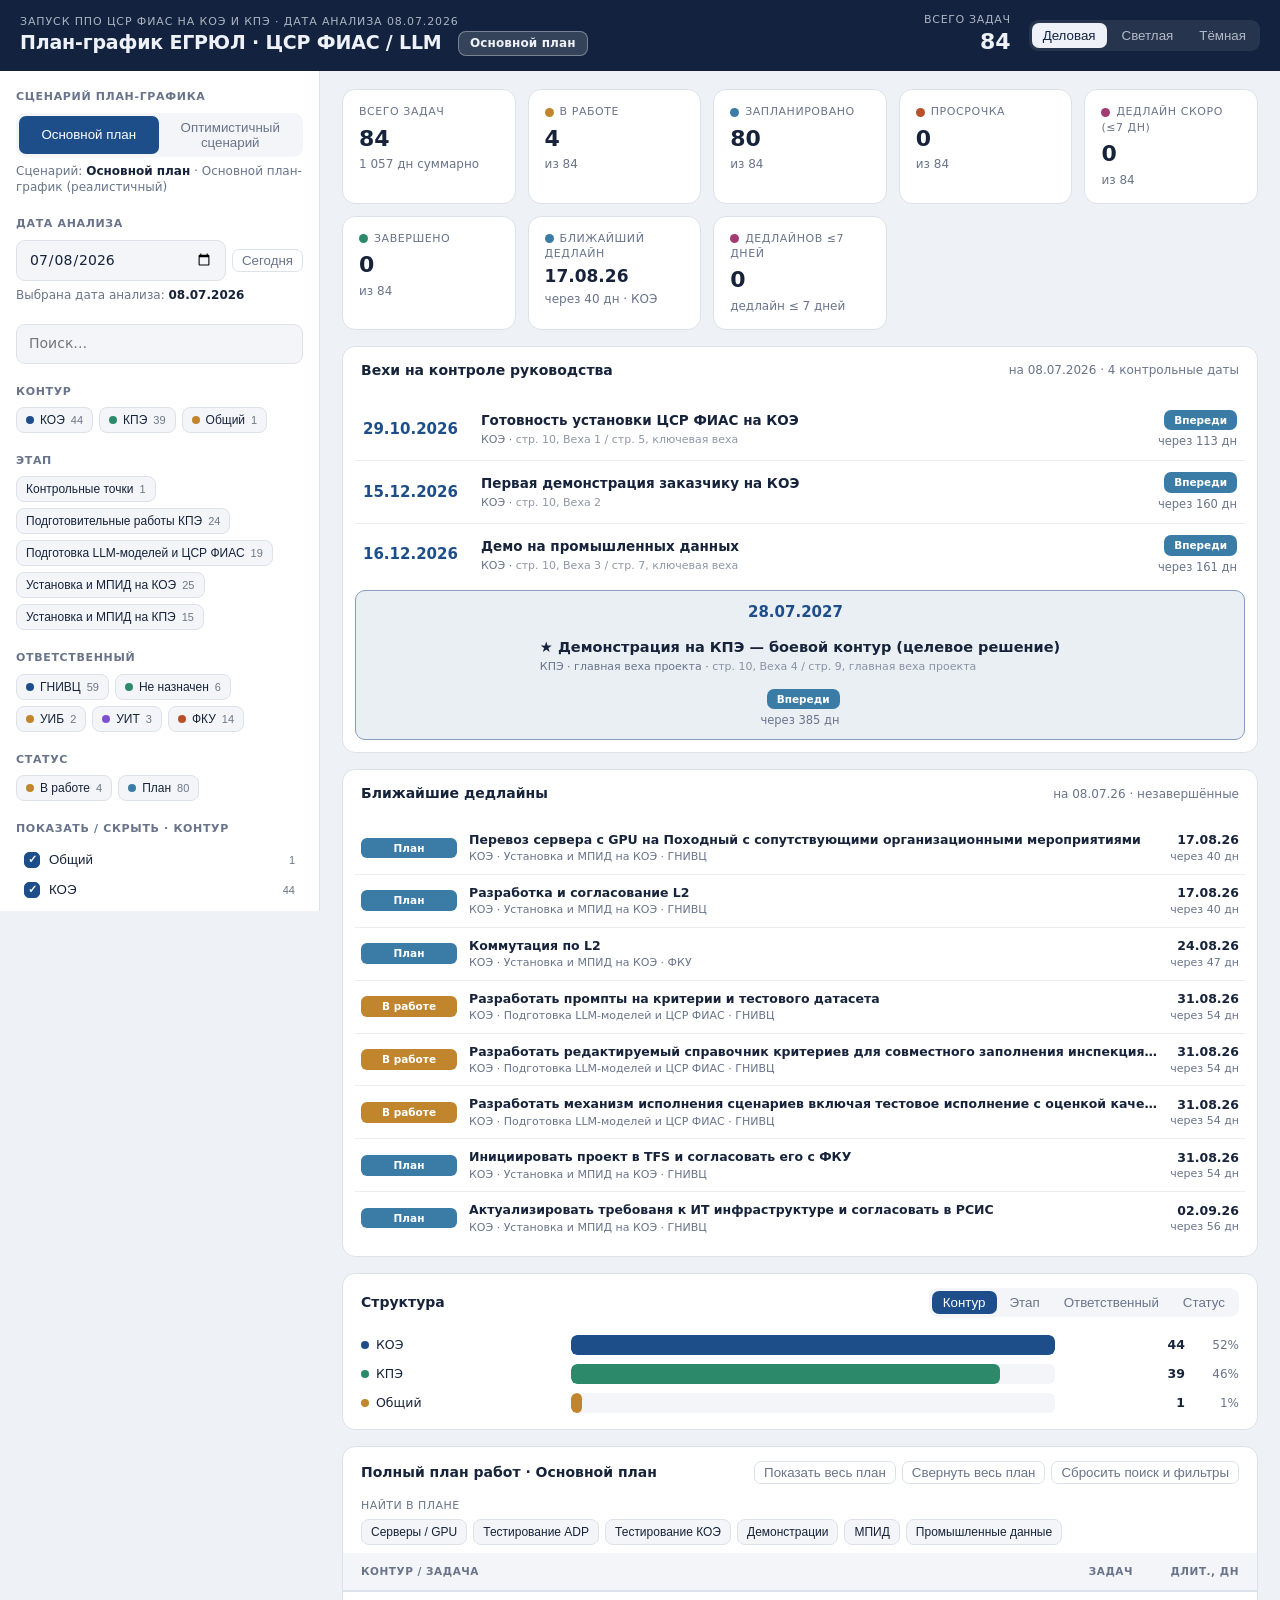
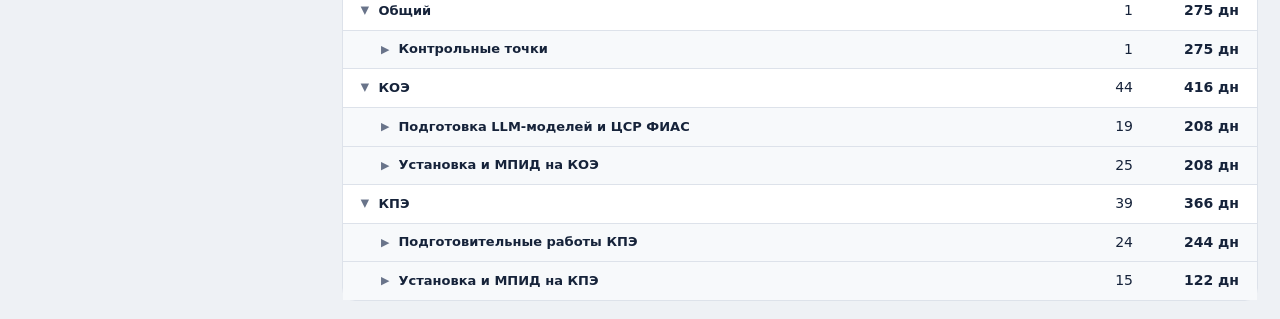
<file: constructorskeleton.html>
<!DOCTYPE html>
<html lang="ru">
<head>
<meta charset="utf-8">
<meta name="viewport" content="width=device-width, initial-scale=1">
<title>План-график ЕГРЮЛ · ЦСР ФИАС / LLM · КОЭ и КПЭ</title>
<style>
  * { box-sizing: border-box; margin: 0; padding: 0; }

  /* ===== ТЕМЫ (CSS-переменные). Меняются переключателем в шапке ===== */
  :root, :root[data-theme="business"] {
    --bg:#eef1f5; --panel:#fff; --panel2:#f3f5f8; --groupBg:#f7f9fb;
    --ink:#16233a; --mut:#69748a; --bord:#dde2ea; --bordSoft:#eaeef3;
    --acc:#1d4e89; --accInk:#fff; --head:#13233f; --headInk:#eef2f8;
    --good:#2c8a6b; --warn:#c0852d;
  }
  :root[data-theme="light"] {
    --bg:#fafaf9; --panel:#fff; --panel2:#f5f5f4; --groupBg:#fafaf9;
    --ink:#1c1917; --mut:#78716c; --bord:#e7e5e4; --bordSoft:#f0efee;
    --acc:#b8512a; --accInk:#fff; --head:#fff; --headInk:#1c1917;
    --good:#2c8a6b; --warn:#b8512a;
  }
  :root[data-theme="dark"] {
    --bg:#0e1520; --panel:#16202e; --panel2:#1d2937; --groupBg:#19232f;
    --ink:#e8eef6; --mut:#8896a8; --bord:#27323f; --bordSoft:#1f2937;
    --acc:#4f9eff; --accInk:#0e1520; --head:#101924; --headInk:#e8eef6;
    --good:#3fb488; --warn:#e0a24a;
  }

  body { background:var(--bg); color:var(--ink);
    font:14px/1.4 Inter, system-ui, -apple-system, "Segoe UI", Roboto, sans-serif;
    font-variant-numeric: tabular-nums; }

  .header { position:sticky; top:0; z-index:20; background:var(--head); color:var(--headInk);
    display:flex; align-items:center; justify-content:space-between; gap:16px;
    padding:12px 20px; border-bottom:1px solid rgba(0,0,0,.15); }
  .header .kicker { font-size:11px; letter-spacing:.08em; text-transform:uppercase; opacity:.7; }
  .header h1 { font-size:19px; font-weight:700; letter-spacing:-.01em; }
  .header .total { text-align:right; }
  .header .total .lbl { font-size:11px; letter-spacing:.06em; text-transform:uppercase; opacity:.7; }
  .header .total .val { font-size:22px; font-weight:800; }
  .themes { display:flex; gap:4px; background:rgba(255,255,255,.08); padding:3px; border-radius:9px; }
  .themes button { border:none; background:transparent; color:var(--headInk); opacity:.7;
    font:600 12px inherit; padding:5px 11px; border-radius:7px; cursor:pointer; }
  .themes button.on { background:var(--headInk); color:var(--head); opacity:1; }

  .body { display:grid; grid-template-columns:320px 1fr; align-items:start; gap:0; }
  @media (max-width:900px){ .body { grid-template-columns:1fr; } }

  .sidebar { position:sticky; top:60px; align-self:start; max-height:calc(100vh - 60px); overflow-y:auto;
    background:var(--panel); border-right:1px solid var(--bord); padding:18px 16px 60px;
    display:flex; flex-direction:column; gap:20px; }
  @media (max-width:900px){ .sidebar { position:static; max-height:none; border-right:none; border-bottom:1px solid var(--bord);} }
  .search { width:100%; padding:9px 12px; border:1px solid var(--bord); border-radius:9px;
    background:var(--panel2); color:var(--ink); font:inherit; outline:none; }
  .facet .ttl, .side-ttl { font-size:11px; letter-spacing:.06em; text-transform:uppercase;
    color:var(--mut); font-weight:700; margin-bottom:8px; }
  .chips { display:flex; flex-wrap:wrap; gap:6px; }
  .chip { display:inline-flex; align-items:center; gap:6px; padding:5px 9px; border-radius:8px;
    font-size:12px; font-weight:500; cursor:pointer; border:1px solid var(--bord); background:var(--panel2); color:var(--ink); }
  .chip.on { border-color:var(--acc); background:var(--acc); color:var(--accInk); }
  .chip .dot { width:8px; height:8px; border-radius:50%; flex:none; }
  .chip .cnt { opacity:.6; font-size:11px; }
  .scenario button { display:flex; align-items:center; gap:9px; width:100%; padding:7px 8px; border:none;
    border-radius:8px; background:transparent; color:var(--ink); font:12.5px inherit; cursor:pointer; text-align:left; }
  .scenario .box { width:16px;height:16px;flex:none;border-radius:5px;display:flex;align-items:center;justify-content:center;
    font-size:11px;font-weight:700;border:1.5px solid var(--bord); }
  .scenario button.on .box { background:var(--acc); border-color:var(--acc); color:var(--accInk); }
  .scenario button.off { color:var(--mut); text-decoration:line-through; opacity:.65; }
  .scenario .amt { margin-left:auto; font-size:11px; color:var(--mut); }
  .reset { margin-top:6px; width:100%; padding:9px; border:1px solid var(--bord); border-radius:9px;
    background:var(--panel); color:var(--mut); font:600 12.5px inherit; cursor:pointer; }

  .main { padding:18px clamp(12px,2vw,22px); display:flex; flex-direction:column; gap:16px; min-width:0; }
  .kpis { display:grid; grid-template-columns:repeat(auto-fit,minmax(150px,1fr)); gap:12px; }
  @media (max-width:560px){ .kpis { grid-template-columns:repeat(2,1fr); } }
  .kpi { background:var(--panel); border:1px solid var(--bord); border-radius:13px; padding:14px 16px; }
  .kpi .lbl { font-size:11px; letter-spacing:.05em; text-transform:uppercase; color:var(--mut); }
  .kpi .val { font-size:22px; font-weight:800; margin-top:4px; }
  .kpi .sub { font-size:12px; color:var(--mut); margin-top:2px; }

  .delta { display:flex; align-items:center; gap:14px; padding:14px 18px; border-radius:13px; }
  .delta.save { border:1px solid var(--good); background:color-mix(in srgb, var(--good) 12%, var(--panel)); }
  .delta.over { border:1px solid var(--warn); background:color-mix(in srgb, var(--warn) 12%, var(--panel)); }
  .delta .ic { font-size:18px; } .delta .t { font-weight:700; } .delta .s { font-size:12px; color:var(--mut); }
  .delta .v { margin-left:auto; font-size:20px; font-weight:800; }

  .card { background:var(--panel); border:1px solid var(--bord); border-radius:13px; }
  .card .cap { display:flex; align-items:center; justify-content:space-between; gap:12px; padding:14px 18px; }
  .card .cap h2 { font-size:14px; font-weight:700; }
  .segbtns { display:flex; gap:2px; background:var(--panel2); padding:3px; border-radius:9px; }
  .segbtns button { border:none; background:transparent; color:var(--mut); font:600 12px inherit;
    padding:4px 11px; border-radius:7px; cursor:pointer; }
  .segbtns button.on { background:var(--acc); color:var(--accInk); }

  .bars { padding:4px 18px 16px; display:flex; flex-direction:column; gap:9px; }
  .bar { display:flex; align-items:center; gap:10px; }
  .bar .name { width:200px; flex:none; font-size:12.5px; white-space:nowrap; overflow:hidden;
    text-overflow:ellipsis; display:flex; align-items:center; gap:7px; }
  @media (max-width:760px){ .bar .name { width:120px; } }
  .bar .track { flex:1; height:20px; background:var(--panel2); border-radius:6px; overflow:hidden; }
  .bar .fill { height:100%; border-radius:6px; }
  .bar .amt { width:120px; text-align:right; font-weight:700; font-size:12.5px; }
  .bar .pct { width:44px; text-align:right; color:var(--mut); font-size:12px; }
  .bar .dot { width:8px;height:8px;border-radius:50%;flex:none; }

  .table { overflow-x:auto; }
  .table .inner { min-width:720px; }
  .thead, .noderow, .leaf { display:grid; gap:10px; align-items:center; }
  .thead { padding:11px 18px; background:var(--panel2); border-bottom:1px solid var(--bord);
    font-size:10.5px; letter-spacing:.05em; text-transform:uppercase; color:var(--mut); font-weight:700; }
  .thead .r, .noderow .r, .leaf .r { text-align:right; }
  .noderow { padding:9px 18px; cursor:pointer; border-top:1px solid var(--bord); }
  .noderow.lvl1 { background:var(--groupBg); padding-left:38px; }
  .noderow .nm { font-weight:700; font-size:13px; display:flex; align-items:center; gap:9px; }
  .noderow .chev { color:var(--mut); font-size:11px; transition:transform .15s; display:inline-block; }
  .noderow.open .chev { transform:rotate(90deg); }
  .leaf { padding:9px 18px 9px 54px; border-top:1px solid var(--bordSoft); }
  .leaf .nm { font-size:12.5px; }
  .leaf .desc { font-size:11px; color:var(--mut); }
  .leaf .meta { font-size:11px; color:var(--mut); margin-top:2px; }
  .leaf .meta b { color:var(--acc); font-weight:600; }
  .struck { text-decoration:line-through; opacity:.5; }
  .badge { display:inline-block; padding:2px 8px; border-radius:6px; font-size:10.5px; font-weight:700; color:#fff; white-space:nowrap; }
  .tchip { display:inline-block; padding:2px 8px; border-radius:6px; font-size:11px; font-weight:600; color:#fff; }
  .qty { width:74px; padding:5px 7px; text-align:right; border-radius:7px; font:12.5px inherit;
    border:1px solid var(--bord); background:var(--panel2); color:var(--ink); outline:none; }
  .qty.edited { border-color:var(--acc); }
  .pill { padding:3px 9px; border-radius:7px; font:700 10.5px inherit; cursor:pointer; white-space:nowrap;
    border:1px solid var(--bord); background:transparent; color:var(--mut); }
  .pill.off { border-color:var(--acc); background:var(--acc); color:var(--accInk); }
  .muted { color:var(--mut); }
  .empty { padding:44px; text-align:center; color:var(--mut); }

  /* дедлайн-чип в строке задачи */
  .due { display:inline-block; padding:2px 8px; border-radius:6px; font-size:11px; font-weight:600;
    border:1px solid var(--bord); color:var(--mut); background:var(--panel2); white-space:nowrap; }
  .due.risk { border-color:#a23b72; color:#a23b72; background:color-mix(in srgb,#a23b72 12%,var(--panel)); }
  .due.over { border-color:var(--warn); color:var(--warn); background:color-mix(in srgb,var(--warn) 14%,var(--panel)); }
  .due.ok   { border-color:var(--good); color:var(--good); background:color-mix(in srgb,var(--good) 12%,var(--panel)); }

  /* блок «Ближайшие дедлайны» */
  .deadlines { padding:4px 12px 12px; display:flex; flex-direction:column; }
  .dl-row { display:flex; align-items:center; gap:12px; padding:9px 6px; border-top:1px solid var(--bordSoft); }
  .dl-row:first-child { border-top:none; }
  .dl-row.over { background:color-mix(in srgb,var(--warn) 8%,transparent); }
  .dl-row.risk { background:color-mix(in srgb,#a23b72 7%,transparent); }
  .dl-badge { flex:none; padding:3px 9px; border-radius:6px; font-size:10.5px; font-weight:700; color:#fff; min-width:96px; text-align:center; }
  .dl-main { flex:1; min-width:0; }
  .dl-name { font-size:12.5px; font-weight:600; white-space:nowrap; overflow:hidden; text-overflow:ellipsis; }
  .dl-meta { font-size:11px; color:var(--mut); margin-top:1px; }
  .dl-date { flex:none; text-align:right; font-size:12.5px; }
  .dl-left { display:block; font-size:11px; color:var(--mut); }
  .dl-left.over { color:var(--warn); font-weight:700; }
  .dl-left.risk { color:#a23b72; font-weight:700; }

  /* блок «Вехи на контроле руководства» */
  .milestones { padding:4px 12px 12px; display:flex; flex-direction:column; }
  .ms-row { display:flex; align-items:center; gap:14px; padding:11px 8px; border-top:1px solid var(--bordSoft); }
  .ms-row:first-child { border-top:none; }
  .ms-row.main { background:color-mix(in srgb, var(--acc) 9%, transparent); border-radius:10px;
    border:1px solid color-mix(in srgb, var(--acc) 45%, var(--bord)); margin-top:4px; }
  .ms-date { flex:none; width:104px; font-weight:800; font-size:15px; color:var(--acc); }
  .ms-row.done .ms-date { color:var(--mut); }
  .ms-main { flex:1; min-width:0; }
  .ms-title { font-size:13.5px; font-weight:700; white-space:nowrap; overflow:hidden; text-overflow:ellipsis; }
  .ms-row.main .ms-title { font-size:14.5px; }
  .ms-meta { font-size:11px; color:var(--mut); margin-top:2px; white-space:nowrap; overflow:hidden; text-overflow:ellipsis; }
  .ms-src { opacity:.75; }
  .ms-right { flex:none; text-align:right; display:flex; flex-direction:column; align-items:flex-end; gap:3px; }
  .ms-badge { padding:3px 10px; border-radius:7px; font-size:10.5px; font-weight:700; color:#fff; }
  .ms-badge.done  { background:var(--mut); }
  .ms-badge.soon  { background:#c0852d; }
  .ms-badge.ahead { background:#3a7ca5; }
  .ms-left { font-size:11.5px; color:var(--mut); }

  /* панель управления полным планом */
  .planctl { display:flex; flex-wrap:wrap; gap:6px; }
  .planctl .pill.off { border-color:var(--acc); background:var(--acc); color:var(--accInk); }
  .morebar { display:flex; align-items:center; gap:10px; flex-wrap:wrap; padding:12px 18px;
    border-top:1px solid var(--bord); font-size:12.5px; color:var(--mut); background:var(--panel2); }

  /* бейдж активного сценария в шапке */
  .scbadge { display:inline-block; vertical-align:middle; margin-left:10px; padding:3px 11px; border-radius:8px;
    font-size:12px; font-weight:700; letter-spacing:.01em; border:1px solid rgba(255,255,255,.35); }
  .scbadge.main { background:rgba(255,255,255,.14); color:var(--headInk); }
  .scbadge.optimistic { background:#2c8a6b; color:#fff; border-color:#2c8a6b; }
</style>
</head>
<body>
<div id="app"></div>

<script>
/* =============================================================================
   КОНСТРУКТОР — СКЕЛЕТ-ДВИЖОК
   -----------------------------------------------------------------------------
   Как адаптировать под свою предметную область:
     1) DOMAIN  — описываешь область: подписи, иерархию, меры (числа), фасеты
                  (фильтры), формулу пересчёта, статусы.
     2) DATA    — массив «плоских» записей (одна запись = одна позиция/строка).
                  Каждая запись должна содержать поля, на которые ссылается DOMAIN
                  (все уровни hierarchy, все measures, все facets, itemLabel и т.д.).
     3) ENGINE  — ниже; предметно-независим, трогать обычно не нужно.

   Формула пересчёта («калькулятор»): для меры со scalesWithQty
       эффективное значение = базовое * (изменённое_кол-во / базовое_кол-во)
   Драйвер количества — DOMAIN.qtyKey (редактируемое поле в таблице).
   Исключение из расчёта (сценарий) на любом уровне обнуляет вклад позиции.
============================================================================= */

/* ===== 1. DOMAIN — ПЛАН-ГРАФИК ЕГРЮЛ (ЦСР ФИАС / LLM / КОЭ и КПЭ) =========== */
// Дата анализа хранится ТОЛЬКО в state.analysisDate (единый источник).
const DEFAULT_ANALYSIS_DATE = '2026-07-08';   // снимок на дату версии файла (08.07.2026)

const DOMAIN = {
  title:    'План-график ЕГРЮЛ · ЦСР ФИАС / LLM',
  subtitle: 'Запуск ППО ЦСР ФИАС на КОЭ и КПЭ',
  currency: '',                          // без денежной единицы
  bigUnit:  '',

  hierarchy: ['contour', 'stage'],       // Контур → Этап → Задача
  levelLabels: { contour:'Контур', stage:'Этап' },

  itemLabel: 'name',                     // название задачи
  itemSub:   'period',                   // «начало → окончание» под задачей

  qtyKey:          'dur',                // справочная мера (нередактируемая)
  headlineMeasure: 'tasks',              // главный итог в шапке = число задач

  // меры (числовые поля). kind: 'count' | 'num'
  measures: [
    { key:'tasks', label:'Задач',     kind:'count' },              // =1, сумма = кол-во задач
    { key:'dur',   label:'Длит., дн', kind:'num', unit:'дн', primary:true },
  ],

  // фасеты (фильтры в сайдбаре). colored:true — раскрашивать значения
  facets: [
    { key:'contour',     label:'Контур',       colored:true },
    { key:'stage',       label:'Этап' },
    { key:'responsible', label:'Ответственный', colored:true },
    { key:'status',      label:'Статус',       colored:true,
      colors:{ 'План':'#3a7ca5', 'В работе':'#c0852d', 'Завершено':'#2c8a6b',
               'Просрочка':'#b8512a', 'Дедлайн скоро':'#a23b72' } },
  ],

  badgeFacet:    'status',                        // какой фасет показывать бейджем в строке
  breakdownDims: ['contour', 'stage', 'responsible', 'status'],   // разрезы диаграммы

  // строки-меты под задачей
  rowMeta: [
    { key:'startLabel',  label:'Начало' },
    { key:'pred',        label:'Предшественники' },
    { key:'members',     label:'Участники' },
    { key:'responsible', label:'Ответственный' },
    { key:'pctLabel',    label:'Выполнение' },
  ],

};

// названия статусов (единый источник)
const ST = { done:'Завершено', over:'Просрочка', work:'В работе', risk:'Дедлайн скоро', plan:'План' };

// подписи статусных KPI и порядок вывода
const STATUS_KPIS = [
  { key:'total',    label:'Всего задач' },
  { key:ST.work,    label:'В работе' },
  { key:ST.plan,    label:'Запланировано' },
  { key:ST.over,    label:'Просрочка' },
  { key:ST.risk,    label:'Дедлайн скоро (≤7 дн)' },
  { key:ST.done,    label:'Завершено' },
  { key:'nearest',  label:'Ближайший дедлайн' },
  { key:'due7',     label:'Дедлайнов ≤7 дней' },
];

/* ===== 2. DATA — СЦЕНАРИИ ПЛАН-ГРАФИКА =====================================
   Два сценария, один ENGINE. Активный выбирается через state.scenario.
   main       — основной план (start/finish/dur из PDF «План-график 9.07»;
                pred/members/responsible/pct из .mpp-снимка 08.07).
   optimistic — оптимистичный (ускоренный) сценарий, целиком из
                «План-график оптимистичный 09.07.mpp». */
const MAIN_RECORDS = [
  // contour  stage  name  dur  start(ISO)  finish(ISO)  pct  deadline  pred  members  responsible
  r('Общий', 'Контрольные точки', 'Запуск ППО ЦСР ФИАС на КОЭ и КПЭ', 275, '2026-06-22', '2027-07-28', 0, null, '—', '—', 'Не назначен'),
  r('КОЭ', 'Подготовка LLM-моделей и ЦСР ФИАС', 'Разработать промпты на критерии и тестового датасета ', 51, '2026-06-22', '2026-08-31', 10, null, '—', 'ГНИВЦ Команда прикладной системы', 'ГНИВЦ'),
  r('КОЭ', 'Подготовка LLM-моделей и ЦСР ФИАС', 'Разработать редактируемый справочник критериев для совместного заполнения инспекциями и ГНИВЦ (критерий, промпт, условия применимости, набор тестовых документов положит. И отриц.)', 46, '2026-06-29', '2026-08-31', 11, null, '3', 'ГНИВЦ Команда прикладной системы', 'ГНИВЦ'),
  r('КОЭ', 'Подготовка LLM-моделей и ЦСР ФИАС', 'Разработать механизм исполнения сценариев включая тестовое исполнение с оценкой качества ответов', 41, '2026-07-06', '2026-08-31', 10, null, '4', 'ГНИВЦ Команда ИИ', 'ГНИВЦ'),
  r('КОЭ', 'Подготовка LLM-моделей и ЦСР ФИАС', 'Провести тестирование моделей, выбор моделей', 5, '2026-09-01', '2026-09-07', 0, null, '5', 'ГНИВЦ Команда ИИ', 'ГНИВЦ'),
  r('КОЭ', 'Подготовка LLM-моделей и ЦСР ФИАС', 'Настроить интеграцию с OCR для обеспечения распознования документов', 5, '2026-09-08', '2026-09-14', 0, null, '6', 'ГНИВЦ Команда прикладной системы', 'ГНИВЦ'),
  r('КОЭ', 'Подготовка LLM-моделей и ЦСР ФИАС', 'Доработать ЦСР/ФИАС', 10, '2026-09-15', '2026-09-28', 0, null, '7', 'ГНИВЦ Команда прикладной системы', 'ГНИВЦ'),
  r('КОЭ', 'Подготовка LLM-моделей и ЦСР ФИАС', 'Сформировать отчеты по проверкам для ИИ моделей', 7, '2026-09-08', '2026-09-16', 0, null, '6', 'ГНИВЦ Команда ИИ', 'ГНИВЦ'),
  r('КОЭ', 'Подготовка LLM-моделей и ЦСР ФИАС', 'Провести тестирование на ADP ГНИВЦ решения ЦСР ФИАС и моделей LLM', 5, '2026-09-29', '2026-10-05', 0, null, '8', 'ГНИВЦ Команда ИИ', 'ГНИВЦ'),
  r('КОЭ', 'Подготовка LLM-моделей и ЦСР ФИАС', 'Доработки по итогам тестирования ', 7, '2026-10-06', '2026-10-14', 0, null, '10', 'ГНИВЦ Команда ИИ', 'ГНИВЦ'),
  r('КОЭ', 'Подготовка LLM-моделей и ЦСР ФИАС', 'Подготовить инструкцию по установке и настройке LLM моделей и решения на сервер с GPU', 7, '2026-10-06', '2026-10-14', 0, null, '10', 'ГНИВЦ', 'ГНИВЦ'),
  r('КОЭ', 'Подготовка LLM-моделей и ЦСР ФИАС', 'Записать LLM решения на диск', 3, '2026-09-17', '2026-09-21', 0, null, '9', 'ГНИВЦ Команда ИИ', 'ГНИВЦ'),
  r('КОЭ', 'Подготовка LLM-моделей и ЦСР ФИАС', 'Подготовить и отправить письмо "О согласовании установки LLM моделей с диска" в УИБ (копия УИТ/ФКУ) с приложением отчета', 1, '2026-09-22', '2026-09-22', 0, null, '13', 'ГНИВЦ', 'ГНИВЦ'),
  r('КОЭ', 'Подготовка LLM-моделей и ЦСР ФИАС', 'Получить ответ на письмо от УИБ "О согласовании установки LLM моделей с диска"', 5, '2026-09-23', '2026-09-29', 0, null, '14', 'УИБ', 'УИБ'),
  r('КОЭ', 'Подготовка LLM-моделей и ЦСР ФИАС', 'Передать диск с LLM моделями и решением на проверку ИБ ФКУ с приложением акта приема-передачи ', 1, '2026-09-30', '2026-09-30', 0, null, '15', 'ГНИВЦ Команда ИИ', 'ГНИВЦ'),
  r('КОЭ', 'Подготовка LLM-моделей и ЦСР ФИАС', 'Провести проверку диска ИБ ФКУ', 3, '2026-10-01', '2026-10-05', 0, null, '16', 'ФКУ', 'ФКУ'),
  r('КОЭ', 'Подготовка LLM-моделей и ЦСР ФИАС', 'Согласовать инструкцию с ФКУ по заявке в TFS (заявка по МПИД)', 5, '2026-10-15', '2026-10-21', 0, null, '12', 'ГНИВЦ, ФКУ,ГНИВЦ УИТИ', 'ГНИВЦ'),
  r('КОЭ', 'Подготовка LLM-моделей и ЦСР ФИАС', 'Подготовить документы для передачи ППО ЦСР ФИАС в ФАП', 3, '2026-10-22', '2026-10-26', 0, null, '12,13,15,16,17,18', 'ГНИВЦ', 'ГНИВЦ'),
  r('КОЭ', 'Подготовка LLM-моделей и ЦСР ФИАС', 'Передать ППО ЦСР ФИАС в ФАП', 2, '2026-10-27', '2026-10-28', 0, null, '19', 'ГНИВЦ', 'ГНИВЦ'),
  r('КОЭ', 'Подготовка LLM-моделей и ЦСР ФИАС', 'Готовность установки ЦСР ФИАС на КОЭ', 1, '2026-10-29', '2026-10-29', 0, null, '20', '—', 'Не назначен'),
  r('КОЭ', 'Установка и МПИД на КОЭ', 'Перевоз сервера с GPU на Походный с сопутствующими организационными мероприятиями', 26, '2026-07-13', '2026-08-17', 0, null, '—', 'ГНИВЦ УИТИ', 'ГНИВЦ'),
  r('КОЭ', 'Установка и МПИД на КОЭ', 'Разработка и согласование L2', 26, '2026-07-13', '2026-08-17', 0, null, '—', 'ГНИВЦ УИТИ', 'ГНИВЦ'),
  r('КОЭ', 'Установка и МПИД на КОЭ', 'Коммутация по L2', 5, '2026-08-18', '2026-08-24', 0, null, '24', 'ФКУ', 'ФКУ'),
  r('КОЭ', 'Установка и МПИД на КОЭ', 'Инициировать проект в TFS и согласовать его с ФКУ', 5, '2026-08-25', '2026-08-31', 0, null, '—', 'ГНИВЦ, ФКУ,ГНИВЦ УИТИ', 'ГНИВЦ'),
  r('КОЭ', 'Установка и МПИД на КОЭ', 'Актуализировать требованя к ИТ инфраструктуре и согласовать в РСИС', 7, '2026-08-25', '2026-09-02', 0, null, '26', 'ГНИВЦ УИТИ', 'ГНИВЦ'),
  r('КОЭ', 'Установка и МПИД на КОЭ', 'Отправить письмо в УИТ для согласования выделения дополнительных серверов', 1, '2026-09-03', '2026-09-03', 0, null, '27', 'ГНИВЦ', 'ГНИВЦ'),
  r('КОЭ', 'Установка и МПИД на КОЭ', 'Получить ответ от ФКУ о подтверждении наличия оборудования', 5, '2026-09-04', '2026-09-10', 0, null, '28', 'ФКУ', 'ФКУ'),
  r('КОЭ', 'Установка и МПИД на КОЭ', 'Получить ответ от УИТ о согласовании выделения оборудования', 5, '2026-09-11', '2026-09-17', 0, null, '29', 'УИТ', 'УИТ'),
  r('КОЭ', 'Установка и МПИД на КОЭ', 'Подготовить МПИД (пояснительную записку, матрицу сетевого взаимодействия, схему развертывания ЦСР ФИАС (с GPU))', 20, '2026-09-03', '2026-09-30', 0, null, '27', 'ГНИВЦ УИТИ', 'ГНИВЦ'),
  r('КОЭ', 'Установка и МПИД на КОЭ', 'Согласовать с ФКУ в tfs по заявке (ПЗ, схемы, матрицы сетевого взаимодействия (использование GPU СКУАД), профиль трафика)', 20, '2026-09-22', '2026-10-19', 0, null, '31', 'ГНИВЦ, ФКУ,ГНИВЦ УИТИ', 'ГНИВЦ'),
  r('КОЭ', 'Установка и МПИД на КОЭ', 'Направить письмо в УИТ (УИБ, ФКУ) об утверждении комплекта документации (ПЗ, схемы, матрицы сетевого взаимодействия (использование GPU СКУАД), профиль трафика)', 1, '2026-10-20', '2026-10-20', 0, null, '32', 'ГНИВЦ УИТИ', 'ГНИВЦ'),
  r('КОЭ', 'Установка и МПИД на КОЭ', 'Получить ответ от УИТ об утверждении комплекта документации (ПЗ, схемы, матрицы сетевого взаимодействия (использование GPU СКУАД), профиль трафика)', 5, '2026-10-21', '2026-10-27', 0, null, '33', 'УИТ', 'УИТ'),
  r('КОЭ', 'Установка и МПИД на КОЭ', 'Сформировать заявку на создание VLAN для ЦСР ФИАС ', 1, '2026-10-20', '2026-10-20', 0, null, '33', 'ГНИВЦ', 'ГНИВЦ'),
  r('КОЭ', 'Установка и МПИД на КОЭ', 'Создать VLAN в rDMZ Москва', 3, '2026-10-28', '2026-10-30', 0, null, '34,35,25', 'ФКУ', 'ФКУ'),
  r('КОЭ', 'Установка и МПИД на КОЭ', 'Сформировать заявку на создание СВ для LLM по МПИД ', 1, '2026-10-20', '2026-10-20', 0, null, '33', 'ГНИВЦ УИТИ', 'ГНИВЦ'),
  r('КОЭ', 'Установка и МПИД на КОЭ', 'Создать СВ  для LLM по заявке в TFS', 5, '2026-11-02', '2026-11-09', 0, null, '36,37', 'ФКУ', 'ФКУ'),
  r('КОЭ', 'Установка и МПИД на КОЭ', 'Сформировать заявку на установку (обновление) ЦСР ФИАС', 1, '2026-10-30', '2026-10-30', 0, null, '21', 'ГНИВЦ Команда прикладной системы', 'ГНИВЦ'),
  r('КОЭ', 'Установка и МПИД на КОЭ', 'Установить (обновление) ЦСР ФИАС по заявке TFS', 15, '2026-11-10', '2026-11-30', 0, null, '39,38', 'ФКУ', 'ФКУ'),
  r('КОЭ', 'Установка и МПИД на КОЭ', 'Установить LLM моделей и решения по инструкции силами ГНИВЦ (в т.ч. Командировка сотрудника ГНИВЦ) (централизовано со СКУАД)', 14, '2026-10-30', '2026-11-19', 0, null, '17,21', 'ГНИВЦ Команда ИИ', 'ГНИВЦ'),
  r('КОЭ', 'Установка и МПИД на КОЭ', 'Провести тестирование решения с LLM силами ГНИВЦ ', 5, '2026-12-01', '2026-12-07', 0, null, '40,41', 'ГНИВЦ Команда ИИ и команда прикладной системы', 'ГНИВЦ'),
  r('КОЭ', 'Установка и МПИД на КОЭ', 'Корректировки по итогам тестирования', 5, '2026-12-08', '2026-12-14', 0, null, '42', 'ГНИВЦ Команда ИИ и команда прикладной системы', 'ГНИВЦ'),
  r('КОЭ', 'Установка и МПИД на КОЭ', 'Провести демонстрацию заказчику на КОЭ', 1, '2026-12-15', '2026-12-15', 0, null, '42,43', 'ГНИВЦ Команда ИИ и команда прикладной системы', 'ГНИВЦ'),
  r('КОЭ', 'Установка и МПИД на КОЭ', 'Согласование с УИБ и перенос промышленных данных на КОЭ для реализации КПЭ', 20, '2026-11-02', '2026-11-30', 0, null, '—', 'ГНИВЦ Команда ИИ и команда прикладной системы', 'ГНИВЦ'),
  r('КОЭ', 'Установка и МПИД на КОЭ', 'Тестирование на промышленных данных силами ГНИВЦ', 10, '2026-12-01', '2026-12-14', 0, null, '45', 'ГНИВЦ Команда ИИ и команда прикладной системы', 'ГНИВЦ'),
  r('КОЭ', 'Установка и МПИД на КОЭ', 'Провести демонстрацию заказчику на КОЭ с промышленными данными для реализации КПЭ', 1, '2026-12-16', '2026-12-16', 0, null, '46', 'ГНИВЦ Команда ИИ и команда прикладной системы', 'ГНИВЦ'),
  r('КПЭ', 'Подготовительные работы КПЭ', 'Поставка оборудования для КПЭ', 1, '2026-12-30', '2026-12-31', 0, null, '—', '—', 'Не назначен'),
  r('КПЭ', 'Подготовительные работы КПЭ', 'Доработать LLM модели и ППО ЦСР ФИАС после проведения демонстрации заказчику на КОЭ', 15, '2026-12-16', '2027-01-14', 0, null, '44', 'ГНИВЦ Команда ИИ', 'ГНИВЦ'),
  r('КПЭ', 'Подготовительные работы КПЭ', 'Доработать инструкции по развертыванию LLM моделей и документации ППО ЦСР ФИАС', 10, '2027-01-15', '2027-01-28', 0, null, '50', 'ГНИВЦ Команда ИИ', 'ГНИВЦ'),
  r('КПЭ', 'Подготовительные работы КПЭ', 'Согласование проноса диска с LLM моделями на КПЭ', 80, '2026-07-13', '2026-10-30', 0, null, '—', 'УИБ,ФКУ,ГНИВЦ', 'УИБ'),
  r('КПЭ', 'Подготовительные работы КПЭ', 'Согласовать инструкции по развертыванию LLM моделей с ФКУ', 15, '2027-01-29', '2027-02-18', 0, null, '51', 'ГНИВЦ, ФКУ,ГНИВЦ Команда ИИ', 'ГНИВЦ'),
  r('КПЭ', 'Подготовительные работы КПЭ', 'Сформировать отчеты по проверкам для ИИ моделей', 10, '2027-01-15', '2027-01-28', 0, null, '41,50', 'ГНИВЦ Команда ИИ', 'ГНИВЦ'),
  r('КПЭ', 'Подготовительные работы КПЭ', 'Записать LLM модели на диск', 3, '2027-01-29', '2027-02-02', 0, null, '54', 'ГНИВЦ Команда ИИ', 'ГНИВЦ'),
  r('КПЭ', 'Подготовительные работы КПЭ', 'Подготовить и отправить письмо "О согласовании установки LLM моделей с диска" в УИБ (копия УИТ/ФКУ) с приложением отчета', 1, '2027-02-03', '2027-02-03', 0, null, '52,55', 'ГНИВЦ', 'ГНИВЦ'),
  r('КПЭ', 'Подготовительные работы КПЭ', 'Получить ответ на письмо от УИБ "О согласовании установки LLM моделей с диска"', 5, '2027-02-04', '2027-02-10', 0, null, '56', 'ГНИВЦ, УИБ', 'ГНИВЦ'),
  r('КПЭ', 'Подготовительные работы КПЭ', 'Передать диск с LLM моделями на проверку ИБ ФКУ с приложением акта приема-передачи ', 1, '2027-02-11', '2027-02-11', 0, null, '57', 'ГНИВЦ Команда ИИ', 'ГНИВЦ'),
  r('КПЭ', 'Подготовительные работы КПЭ', 'Провести проверку диска ИБ ФКУ', 3, '2027-02-12', '2027-02-16', 0, null, '58,52', 'ФКУ', 'ФКУ'),
  r('КПЭ', 'Подготовительные работы КПЭ', 'Принять решение о способе доступа к диску для настройки LLM моделей', 15, '2027-01-11', '2027-01-29', 0, null, '50,49', 'ГНИВЦ Команда ИИ', 'ГНИВЦ'),
  r('КПЭ', 'Подготовительные работы КПЭ', 'Отправить письмо о согласовании трансфера ', 2, '2027-02-01', '2027-02-02', 0, null, '60,49', 'ГНИВЦ УИТИ', 'ГНИВЦ'),
  r('КПЭ', 'Подготовительные работы КПЭ', 'Трансфер GPU-сервера из Городца в Дубну', 12, '2027-02-03', '2027-02-18', 0, null, '61,49', 'ГНИВЦ УИТИ', 'ГНИВЦ'),
  r('КПЭ', 'Подготовительные работы КПЭ', 'Подготовить документы для передачи ППО ЦСР ФИАС в ФАП', 5, '2027-02-17', '2027-02-25', 0, null, '59', 'ГНИВЦ Команда прикладной системы', 'ГНИВЦ'),
  r('КПЭ', 'Подготовительные работы КПЭ', 'Передать ППО ЦСР ФИАС в ФАП', 2, '2027-02-26', '2027-03-01', 0, null, '63', 'ГНИВЦ Команда прикладной системы', 'ГНИВЦ'),
  r('КПЭ', 'Подготовительные работы КПЭ', 'Сервера GPU поставлены на КПЭ', 1, '2027-03-02', '2027-03-02', 0, null, '64,60,62', '—', 'Не назначен'),
  r('КПЭ', 'Подготовительные работы КПЭ', 'Сформировать схему L2 ', 10, '2027-02-19', '2027-03-09', 0, null, '62', 'ГНИВЦ УИТИ', 'ГНИВЦ'),
  r('КПЭ', 'Подготовительные работы КПЭ', 'Согласовать схему L2 в рабочем порядке с ФКУ в Lotus', 15, '2027-03-10', '2027-03-30', 0, null, '66', 'ФКУ', 'ФКУ'),
  r('КПЭ', 'Подготовительные работы КПЭ', 'Сформировать требования к серверу и разместить в РСИС на согласование на сервер с GPU', 7, '2027-03-10', '2027-03-18', 0, null, '66', 'ГНИВЦ УИТИ', 'ГНИВЦ'),
  r('КПЭ', 'Подготовительные работы КПЭ', 'Согласовать требования к серверу GPU в РСИС ', 15, '2027-03-19', '2027-04-08', 0, null, '68', 'ФКУ', 'ФКУ'),
  r('КПЭ', 'Подготовительные работы КПЭ', 'Направить в УИТ (копия УИБ, ФКУ) о согласовании схемы L2+ требование в РСИС', 1, '2027-04-09', '2027-04-09', 0, null, '69', 'ГНИВЦ УИТИ', 'ГНИВЦ'),
  r('КПЭ', 'Подготовительные работы КПЭ', 'Получить ответ от УИТ о согласовании коммутации серверов + выделения серверов по требованию в РСИС', 5, '2027-04-12', '2027-04-16', 0, null, '70', '—', 'Не назначен'),
  r('КПЭ', 'Подготовительные работы КПЭ', 'Провести выделение и коммутацию серверов ', 10, '2027-04-19', '2027-04-30', 0, null, '71', 'ФКУ', 'ФКУ'),
  r('КПЭ', 'Установка и МПИД на КПЭ', 'Инициировать проект в TFS и согласование с ФКУ', 5, '2027-01-11', '2027-01-15', 0, null, '49', 'ГНИВЦ, ФКУ,ГНИВЦ УИТИ', 'ГНИВЦ'),
  r('КПЭ', 'Установка и МПИД на КПЭ', 'Подготовить МПИД (пояснительная записка, матрица сетевого взаимодействия, схема развертывания ЦСР ФИАС (с GPU), L3)', 20, '2027-03-19', '2027-04-15', 0, null, '68', 'ГНИВЦ УИТИ', 'ГНИВЦ'),
  r('КПЭ', 'Установка и МПИД на КПЭ', 'Согласование с ФКУ в tfs по заявке ПЗ, схемы, матрицы сетевого взаимодействия (использование GPU СКУАД), профиль трафика, L3)', 25, '2027-04-07', '2027-05-13', 0, null, '75', 'ГНИВЦ, ФКУ,ГНИВЦ УИТИ', 'ГНИВЦ'),
  r('КПЭ', 'Установка и МПИД на КПЭ', 'Направить письмо в УИТ (УИБ, ФКУ) об утверждении комплекта документации (ПЗ, схемы, матрицы сетевого взаимодействия (использование GPU СКУАД), профиль трафика, L3)', 1, '2027-05-14', '2027-05-14', 0, null, '76', 'ГНИВЦ УИТИ', 'ГНИВЦ'),
  r('КПЭ', 'Установка и МПИД на КПЭ', 'Получить ответное письмо УИТ об утверждении комплекта документации (ПЗ, схемы, матрицы сетевого взаимодействия (использование GPU СКУАД), профиль трафика, L3)', 5, '2027-05-17', '2027-05-21', 0, null, '77', 'УИТ', 'УИТ'),
  r('КПЭ', 'Установка и МПИД на КПЭ', 'Сформировать заявку на создание VLAN для ЦСР ФИАС / сервера с GPU', 1, '2027-05-14', '2027-05-14', 0, null, '77', 'ГНИВЦ', 'ГНИВЦ'),
  r('КПЭ', 'Установка и МПИД на КПЭ', 'Создать VLAN в rDMZ Дубна', 5, '2027-05-24', '2027-05-28', 0, null, '78,79', 'ФКУ', 'ФКУ'),
  r('КПЭ', 'Установка и МПИД на КПЭ', 'Сформировать заявку на создание СВ по МПИД ', 1, '2027-05-14', '2027-05-14', 0, null, '77', 'ГНИВЦ УИТИ', 'ГНИВЦ'),
  r('КПЭ', 'Установка и МПИД на КПЭ', 'Создать СВ по заявке в TFS', 7, '2027-05-31', '2027-06-08', 0, null, '80,81', 'ФКУ', 'ФКУ'),
  r('КПЭ', 'Установка и МПИД на КПЭ', 'Сформировать заявку на установку ЦСР ФИАС', 1, '2026-11-30', '2026-11-30', 0, null, '—', 'ГНИВЦ Команда прикладной системы', 'ГНИВЦ'),
  r('КПЭ', 'Установка и МПИД на КПЭ', 'Установить ЦСР ФИАС по заявке TFS', 15, '2027-06-09', '2027-06-29', 0, null, '82,83', 'ФКУ', 'ФКУ'),
  r('КПЭ', 'Установка и МПИД на КПЭ', 'Установить LLM моделей по инструкции', 15, '2027-05-17', '2027-06-04', 0, null, '—', 'ФКУ', 'ФКУ'),
  r('КПЭ', 'Установка и МПИД на КПЭ', 'Провести тестирование силами ГНИВЦ/ФКУ', 5, '2027-06-30', '2027-07-06', 0, null, '84,85', 'ГНИВЦ Команда ИИ и команда прикладной системы', 'ГНИВЦ'),
  r('КПЭ', 'Установка и МПИД на КПЭ', 'Корректировки по итогам тестирования', 15, '2027-07-07', '2027-07-27', 0, null, '86', '—', 'Не назначен'),
  r('КПЭ', 'Установка и МПИД на КПЭ', 'Провести демонстрацию заказчику на КОЭ', 1, '2027-07-28', '2027-07-28', 0, null, '87', 'ГНИВЦ Команда ИИ и команда прикладной системы', 'ГНИВЦ'),
];
// хелпер-конструктор. Статус и дедлайн-поля НЕ хранятся статично —
// они вычисляются в ENGINE относительно даты анализа (см. recomputeDerived).
function r(contour, stage, name, dur, start, finish, pct, deadline, pred, members, responsible){
  return { contour, stage, name, dur, start, finish, pct: pct||0,
           deadline: deadline||null, pred, members, responsible, tasks: 1 };
}

/* Оптимистичный (ускоренный) сценарий — целиком из «План-график оптимистичный 09.07.mpp».
   92 задачи: 84 общих (даты/сроки ускорены) + 8 новых (ветка временного решения КПЭ). */
const OPT_RECORDS = [
  r('Общий', 'Контрольные точки', 'Запуск ППО ЦСР ФИАС на КОЭ и КПЭ', 275, '2026-06-22', '2027-07-28', 0, null, '—', '—', 'Не назначен'),
  r('КОЭ', 'Подготовка LLM-моделей и ЦСР ФИАС', 'Разработать промпты на критерии и тестового датасета ', 31, '2026-06-22', '2026-08-03', 16, null, '—', 'ГНИВЦ Команда прикладной системы', 'ГНИВЦ'),
  r('КОЭ', 'Подготовка LLM-моделей и ЦСР ФИАС', 'Разработать редактируемый справочник критериев для совместного заполнения инспекциями и ГНИВЦ (критерий, промпт, условия применимости, набор тестовых документов положит. И отриц.)', 26, '2026-06-29', '2026-09-01', 19, null, '3', 'ГНИВЦ Команда прикладной системы', 'ГНИВЦ'),
  r('КОЭ', 'Подготовка LLM-моделей и ЦСР ФИАС', 'Разработать механизм исполнения сценариев включая тестовое исполнение с оценкой качества ответов', 21, '2026-07-06', '2026-09-24', 19, null, '4', 'ГНИВЦ Команда ИИ', 'ГНИВЦ'),
  r('КОЭ', 'Подготовка LLM-моделей и ЦСР ФИАС', 'Провести тестирование моделей, выбор моделей', 5, '2026-09-25', '2026-10-01', 0, null, '5', 'ГНИВЦ Команда ИИ', 'ГНИВЦ'),
  r('КОЭ', 'Подготовка LLM-моделей и ЦСР ФИАС', 'Настроить интеграцию с OCR для обеспечения распознования документов', 5, '2026-10-02', '2026-10-08', 0, null, '6', 'ГНИВЦ Команда прикладной системы', 'ГНИВЦ'),
  r('КОЭ', 'Подготовка LLM-моделей и ЦСР ФИАС', 'Доработать ЦСР/ФИАС', 10, '2026-10-09', '2026-10-22', 0, null, '7', 'ГНИВЦ Команда прикладной системы', 'ГНИВЦ'),
  r('КОЭ', 'Подготовка LLM-моделей и ЦСР ФИАС', 'Сформировать отчеты по проверкам для ИИ моделей', 7, '2026-10-02', '2026-10-12', 0, null, '6', 'ГНИВЦ Команда ИИ', 'ГНИВЦ'),
  r('КОЭ', 'Подготовка LLM-моделей и ЦСР ФИАС', 'Провести тестирование на ADP ГНИВЦ решения ЦСР ФИАС и моделей LLM', 3, '2026-10-23', '2026-10-27', 0, null, '8', 'ГНИВЦ Команда ИИ', 'ГНИВЦ'),
  r('КОЭ', 'Подготовка LLM-моделей и ЦСР ФИАС', 'Доработки по итогам тестирования ', 5, '2026-10-28', '2026-11-03', 0, null, '10', 'ГНИВЦ Команда ИИ', 'ГНИВЦ'),
  r('КОЭ', 'Подготовка LLM-моделей и ЦСР ФИАС', 'Подготовить инструкцию по установке и настройке LLM моделей и решения на сервер с GPU', 5, '2026-10-28', '2026-11-03', 0, null, '10', 'ГНИВЦ', 'ГНИВЦ'),
  r('КОЭ', 'Подготовка LLM-моделей и ЦСР ФИАС', 'Записать LLM решения на диск', 2, '2026-10-13', '2026-10-14', 0, null, '9', 'ГНИВЦ Команда ИИ', 'ГНИВЦ'),
  r('КОЭ', 'Подготовка LLM-моделей и ЦСР ФИАС', 'Подготовить и отправить письмо "О согласовании установки LLM моделей с диска" в УИБ (копия УИТ/ФКУ) с приложением отчета', 1, '2026-10-15', '2026-10-15', 0, null, '13', 'ГНИВЦ', 'ГНИВЦ'),
  r('КОЭ', 'Подготовка LLM-моделей и ЦСР ФИАС', 'Получить ответ на письмо от УИБ "О согласовании установки LLM моделей с диска"', 3, '2026-10-16', '2026-10-20', 0, null, '14', 'УИБ', 'УИБ'),
  r('КОЭ', 'Подготовка LLM-моделей и ЦСР ФИАС', 'Передать диск с LLM моделями и решением на проверку ИБ ФКУ с приложением акта приема-передачи ', 1, '2026-10-21', '2026-10-21', 0, null, '15', 'ГНИВЦ Команда ИИ', 'ГНИВЦ'),
  r('КОЭ', 'Подготовка LLM-моделей и ЦСР ФИАС', 'Провести проверку диска ИБ ФКУ', 2, '2026-10-22', '2026-10-23', 0, null, '16', 'ФКУ', 'ФКУ'),
  r('КОЭ', 'Подготовка LLM-моделей и ЦСР ФИАС', 'Согласовать инструкцию с ФКУ по заявке в TFS (заявка по МПИД)', 5, '2026-11-05', '2026-11-11', 0, null, '12', 'ГНИВЦ, ФКУ,ГНИВЦ УИТИ', 'ГНИВЦ'),
  r('КОЭ', 'Подготовка LLM-моделей и ЦСР ФИАС', 'Подготовить документы для передачи ППО ЦСР ФИАС в ФАП', 3, '2026-11-12', '2026-11-16', 0, null, '12,13,15,16,17,18', 'ГНИВЦ', 'ГНИВЦ'),
  r('КОЭ', 'Подготовка LLM-моделей и ЦСР ФИАС', 'Передать ППО ЦСР ФИАС в ФАП', 2, '2026-11-17', '2026-11-18', 0, null, '19', 'ГНИВЦ', 'ГНИВЦ'),
  r('КОЭ', 'Подготовка LLM-моделей и ЦСР ФИАС', 'Готовность установки ЦСР ФИАС на КОЭ', 1, '2026-11-19', '2026-11-19', 0, null, '20', '—', 'Не назначен'),
  r('КОЭ', 'Установка и МПИД на КОЭ', 'Перевоз сервера с GPU на Походный с сопутствующими организационными мероприятиями', 21, '2026-07-13', '2026-08-10', 0, null, '—', 'ГНИВЦ УИТИ', 'ГНИВЦ'),
  r('КОЭ', 'Установка и МПИД на КОЭ', 'Разработка и согласование L2', 13, '2026-07-13', '2026-07-29', 0, null, '—', 'ГНИВЦ УИТИ', 'ГНИВЦ'),
  r('КОЭ', 'Установка и МПИД на КОЭ', 'Коммутация по L2', 5, '2026-07-30', '2026-08-05', 0, null, '24', 'ФКУ', 'ФКУ'),
  r('КОЭ', 'Установка и МПИД на КОЭ', 'Инициировать проект в TFS и согласовать его с ФКУ', 5, '2026-08-06', '2026-08-12', 0, null, '25', 'ГНИВЦ, ФКУ,ГНИВЦ УИТИ', 'ГНИВЦ'),
  r('КОЭ', 'Установка и МПИД на КОЭ', 'Актуализировать требованя к ИТ инфраструктуре и согласовать в РСИС', 5, '2026-08-06', '2026-08-12', 0, null, '26', 'ГНИВЦ УИТИ', 'ГНИВЦ'),
  r('КОЭ', 'Установка и МПИД на КОЭ', 'Отправить письмо в УИТ для согласования выделения дополнительных серверов', 1, '2026-08-13', '2026-08-13', 0, null, '27', 'ГНИВЦ', 'ГНИВЦ'),
  r('КОЭ', 'Установка и МПИД на КОЭ', 'Получить ответ от ФКУ о подтверждении наличия оборудования', 3, '2026-08-14', '2026-08-18', 0, null, '28', 'ФКУ', 'ФКУ'),
  r('КОЭ', 'Установка и МПИД на КОЭ', 'Получить ответ от УИТ о согласовании выделения оборудования', 3, '2026-08-19', '2026-08-21', 0, null, '29', 'УИТ', 'УИТ'),
  r('КОЭ', 'Установка и МПИД на КОЭ', 'Подготовить МПИД (пояснительную записку, матрицу сетевого взаимодействия, схему развертывания ЦСР ФИАС (с GPU))', 5, '2026-08-13', '2026-08-19', 0, null, '27', 'ГНИВЦ УИТИ', 'ГНИВЦ'),
  r('КОЭ', 'Установка и МПИД на КОЭ', 'Согласовать с ФКУ в tfs по заявке (ПЗ, схемы, матрицы сетевого взаимодействия (использование GPU СКУАД), профиль трафика)', 7, '2026-08-11', '2026-08-19', 0, null, '31', 'ГНИВЦ, ФКУ,ГНИВЦ УИТИ', 'ГНИВЦ'),
  r('КОЭ', 'Установка и МПИД на КОЭ', 'Направить письмо в УИТ (УИБ, ФКУ) об утверждении комплекта документации (ПЗ, схемы, матрицы сетевого взаимодействия (использование GPU СКУАД), профиль трафика)', 1, '2026-08-20', '2026-08-20', 0, null, '32', 'ГНИВЦ УИТИ', 'ГНИВЦ'),
  r('КОЭ', 'Установка и МПИД на КОЭ', 'Получить ответ от УИТ об утверждении комплекта документации (ПЗ, схемы, матрицы сетевого взаимодействия (использование GPU СКУАД), профиль трафика)', 3, '2026-08-21', '2026-08-25', 0, null, '33', 'УИТ', 'УИТ'),
  r('КОЭ', 'Установка и МПИД на КОЭ', 'Сформировать заявку на создание VLAN для ЦСР ФИАС ', 1, '2026-08-20', '2026-08-20', 0, null, '33', 'ГНИВЦ', 'ГНИВЦ'),
  r('КОЭ', 'Установка и МПИД на КОЭ', 'Создать VLAN в rDMZ Москва', 3, '2026-08-26', '2026-08-28', 0, null, '34,35,25', 'ФКУ', 'ФКУ'),
  r('КОЭ', 'Установка и МПИД на КОЭ', 'Сформировать заявку на создание СВ для LLM по МПИД ', 1, '2026-08-20', '2026-08-20', 0, null, '33', 'ГНИВЦ УИТИ', 'ГНИВЦ'),
  r('КОЭ', 'Установка и МПИД на КОЭ', 'Создать СВ  для LLM по заявке в TFS', 3, '2026-08-31', '2026-09-02', 0, null, '36,37', 'ФКУ', 'ФКУ'),
  r('КОЭ', 'Установка и МПИД на КОЭ', 'Сформировать заявку на установку (обновление) ЦСР ФИАС', 1, '2026-11-20', '2026-11-20', 0, null, '21', 'ГНИВЦ Команда прикладной системы', 'ГНИВЦ'),
  r('КОЭ', 'Установка и МПИД на КОЭ', 'Установить (обновление) ЦСР ФИАС по заявке TFS', 10, '2026-11-23', '2026-12-04', 0, null, '39,38', 'ФКУ', 'ФКУ'),
  r('КОЭ', 'Установка и МПИД на КОЭ', 'Установить LLM моделей и решения по инструкции силами ГНИВЦ (в т.ч. Командировка сотрудника ГНИВЦ) (централизовано со СКУАД)', 10, '2026-11-20', '2026-12-03', 0, null, '17,21', 'ГНИВЦ Команда ИИ', 'ГНИВЦ'),
  r('КОЭ', 'Установка и МПИД на КОЭ', 'Провести тестирование решения с LLM силами ГНИВЦ ', 5, '2026-12-07', '2026-12-11', 0, null, '40,41', 'ГНИВЦ Команда ИИ и команда прикладной системы', 'ГНИВЦ'),
  r('КОЭ', 'Установка и МПИД на КОЭ', 'Корректировки по итогам тестирования', 5, '2026-12-14', '2026-12-18', 0, null, '42', 'ГНИВЦ Команда ИИ и команда прикладной системы', 'ГНИВЦ'),
  r('КОЭ', 'Установка и МПИД на КОЭ', 'Провести демонстрацию заказчику на КОЭ', 1, '2026-12-21', '2026-12-21', 0, null, '42,43', 'ГНИВЦ Команда ИИ и команда прикладной системы', 'ГНИВЦ'),
  r('КОЭ', 'Установка и МПИД на КОЭ', 'Согласование с УИБ и перенос промышленных данных на КОЭ для реализации КПЭ', 15, '2026-11-02', '2026-11-23', 0, null, '—', 'ГНИВЦ Команда ИИ и команда прикладной системы', 'ГНИВЦ'),
  r('КОЭ', 'Установка и МПИД на КОЭ', 'Тестирование на промышленных данных силами ГНИВЦ', 7, '2026-11-24', '2026-12-02', 0, null, '45', 'ГНИВЦ Команда ИИ и команда прикладной системы', 'ГНИВЦ'),
  r('КОЭ', 'Установка и МПИД на КОЭ', 'Провести демонстрацию заказчику на КОЭ с промышленными данными для реализации КПЭ', 1, '2026-12-22', '2026-12-22', 0, null, '46,44', 'ГНИВЦ Команда ИИ и команда прикладной системы', 'ГНИВЦ'),
  r('КПЭ', 'Подготовительные работы КПЭ', 'Поставка оборудования для КПЭ', 1, '2026-11-02', '2026-11-02', 0, null, '—', '—', 'Не назначен'),
  r('КПЭ', 'Подготовительные работы КПЭ', 'Доработать LLM модели и ППО ЦСР ФИАС после проведения демонстрации заказчику на КОЭ', 10, '2026-12-22', '2027-01-13', 0, null, '44', 'ГНИВЦ Команда ИИ', 'ГНИВЦ'),
  r('КПЭ', 'Подготовительные работы КПЭ', 'Доработать инструкции по развертыванию LLM моделей и документации ППО ЦСР ФИАС', 5, '2026-12-22', '2026-12-28', 0, null, '44', 'ГНИВЦ Команда ИИ', 'ГНИВЦ'),
  r('КПЭ', 'Подготовительные работы КПЭ', 'Согласование проноса диска с LLM моделями на КПЭ', 24, '2026-07-13', '2026-08-13', 0, null, '—', 'УИБ,ФКУ,ГНИВЦ', 'УИБ'),
  r('КПЭ', 'Подготовительные работы КПЭ', 'Согласовать инструкции по развертыванию LLM моделей с ФКУ', 5, '2026-12-29', '2027-01-13', 0, null, '51', 'ГНИВЦ, ФКУ,ГНИВЦ Команда ИИ', 'ГНИВЦ'),
  r('КПЭ', 'Подготовительные работы КПЭ', 'Сформировать отчеты по проверкам для ИИ моделей', 5, '2027-01-14', '2027-01-20', 0, null, '41,50', 'ГНИВЦ Команда ИИ', 'ГНИВЦ'),
  r('КПЭ', 'Подготовительные работы КПЭ', 'Записать LLM модели на диск', 2, '2027-01-21', '2027-01-22', 0, null, '54', 'ГНИВЦ Команда ИИ', 'ГНИВЦ'),
  r('КПЭ', 'Подготовительные работы КПЭ', 'Подготовить и отправить письмо "О согласовании установки LLM моделей с диска" в УИБ (копия УИТ/ФКУ) с приложением отчета', 1, '2027-01-25', '2027-01-25', 0, null, '52,55', 'ГНИВЦ', 'ГНИВЦ'),
  r('КПЭ', 'Подготовительные работы КПЭ', 'Получить ответ на письмо от УИБ "О согласовании установки LLM моделей с диска"', 3, '2027-01-26', '2027-01-28', 0, null, '56', 'ГНИВЦ, УИБ', 'ГНИВЦ'),
  r('КПЭ', 'Подготовительные работы КПЭ', 'Передать диск с LLM моделями на проверку ИБ ФКУ с приложением акта приема-передачи ', 1, '2027-01-29', '2027-01-29', 0, null, '57', 'ГНИВЦ Команда ИИ', 'ГНИВЦ'),
  r('КПЭ', 'Подготовительные работы КПЭ', 'Провести проверку диска ИБ ФКУ', 2, '2027-02-01', '2027-02-02', 0, null, '58,52', 'ФКУ', 'ФКУ'),
  r('КПЭ', 'Подготовительные работы КПЭ', 'Принять решение о способе доступа к диску для настройки LLM моделей', 10, '2026-12-22', '2027-01-13', 0, null, '50,49', 'ГНИВЦ Команда ИИ', 'ГНИВЦ'),
  r('КПЭ', 'Подготовительные работы КПЭ', 'Отправить письмо о согласовании трансфера ', 1, '2027-01-14', '2027-01-14', 0, null, '60,49', 'ГНИВЦ УИТИ', 'ГНИВЦ'),
  r('КПЭ', 'Подготовительные работы КПЭ', 'Трансфер GPU-сервера из Городца в Дубну', 10, '2027-01-15', '2027-01-28', 0, null, '61,49', 'ГНИВЦ УИТИ', 'ГНИВЦ'),
  r('КПЭ', 'Подготовительные работы КПЭ', 'Подготовить документы для передачи ППО ЦСР ФИАС в ФАП', 3, '2027-02-03', '2027-02-05', 0, null, '59', 'ГНИВЦ Команда прикладной системы', 'ГНИВЦ'),
  r('КПЭ', 'Подготовительные работы КПЭ', 'Передать ППО ЦСР ФИАС в ФАП', 2, '2027-02-08', '2027-02-09', 0, null, '63', 'ГНИВЦ Команда прикладной системы', 'ГНИВЦ'),
  r('КПЭ', 'Подготовительные работы КПЭ', 'Сервера GPU поставлены на КПЭ', 1, '2027-02-10', '2027-02-10', 0, null, '64,60,62', '—', 'Не назначен'),
  r('КПЭ', 'Подготовительные работы КПЭ', 'Сформировать схему L2 ', 8, '2026-08-13', '2026-08-24', 0, null, '31', 'ГНИВЦ УИТИ', 'ГНИВЦ'),
  r('КПЭ', 'Подготовительные работы КПЭ', 'Согласовать схему L2 в рабочем порядке с ФКУ в Lotus', 5, '2026-08-25', '2026-08-31', 0, null, '66', 'ФКУ', 'ФКУ'),
  r('КПЭ', 'Подготовительные работы КПЭ', 'Сформировать требования к серверу и разместить в РСИС на согласование на сервер с GPU', 5, '2026-08-25', '2026-08-31', 0, null, '66', 'ГНИВЦ УИТИ', 'ГНИВЦ'),
  r('КПЭ', 'Подготовительные работы КПЭ', 'Согласовать требования к серверу GPU в РСИС ', 5, '2026-09-01', '2026-09-07', 0, null, '68', 'ФКУ', 'ФКУ'),
  r('КПЭ', 'Подготовительные работы КПЭ', 'Направить в УИТ (копия УИБ, ФКУ) о согласовании схемы L2+ требование в РСИС', 1, '2026-09-08', '2026-09-08', 0, null, '69', 'ГНИВЦ УИТИ', 'ГНИВЦ'),
  r('КПЭ', 'Подготовительные работы КПЭ', 'Получить ответ от УИТ о согласовании коммутации серверов + выделения серверов по требованию в РСИС', 5, '2026-09-09', '2026-09-15', 0, null, '70', 'ГНИВЦ УИТИ', 'ГНИВЦ'),
  r('КПЭ', 'Подготовительные работы КПЭ', 'Провести выделение и коммутацию серверов ', 10, '2027-02-11', '2027-02-26', 0, null, '71,65', 'ФКУ', 'ФКУ'),
  r('КПЭ', 'Установка и МПИД на КПЭ', 'Инициировать проект в TFS и согласование с ФКУ', 5, '2027-02-11', '2027-02-17', 0, null, '49,65', 'ГНИВЦ, ФКУ,ГНИВЦ УИТИ', 'ГНИВЦ'),
  r('КПЭ', 'Установка и МПИД на КПЭ', 'Подготовить МПИД (пояснительная записка, матрица сетевого взаимодействия, схема развертывания ЦСР ФИАС (с GPU), L3)', 10, '2026-09-01', '2026-09-14', 0, null, '68', 'ГНИВЦ УИТИ', 'ГНИВЦ'),
  r('КПЭ', 'Установка и МПИД на КПЭ', 'Согласование с ФКУ в tfs по заявке ПЗ, схемы, матрицы сетевого взаимодействия (использование GPU СКУАД), профиль трафика, L3)', 5, '2026-09-04', '2026-09-10', 0, null, '75', 'ГНИВЦ, ФКУ,ГНИВЦ УИТИ', 'ГНИВЦ'),
  r('КПЭ', 'Установка и МПИД на КПЭ', 'Направить письмо в УИТ (УИБ, ФКУ) об утверждении комплекта документации (ПЗ, схемы, матрицы сетевого взаимодействия (использование GPU СКУАД), профиль трафика, L3)', 1, '2026-09-11', '2026-09-11', 0, null, '76', 'ГНИВЦ УИТИ', 'ГНИВЦ'),
  r('КПЭ', 'Установка и МПИД на КПЭ', 'Получить ответное письмо УИТ об утверждении комплекта документации (ПЗ, схемы, матрицы сетевого взаимодействия (использование GPU СКУАД), профиль трафика, L3)', 3, '2026-09-14', '2026-09-16', 0, null, '77', 'УИТ', 'УИТ'),
  r('КПЭ', 'Установка и МПИД на КПЭ', 'Сформировать заявку на создание VLAN для ЦСР ФИАС / сервера с GPU', 1, '2027-02-11', '2027-02-11', 0, null, '77,65', 'ГНИВЦ', 'ГНИВЦ'),
  r('КПЭ', 'Установка и МПИД на КПЭ', 'Создать VLAN в rDMZ Дубна', 5, '2027-03-01', '2027-03-05', 0, null, '78,79,72', 'ФКУ', 'ФКУ'),
  r('КПЭ', 'Установка и МПИД на КПЭ', 'Сформировать заявку на создание СВ по МПИД ', 1, '2026-09-11', '2026-09-11', 0, null, '77', 'ГНИВЦ УИТИ', 'ГНИВЦ'),
  r('КПЭ', 'Установка и МПИД на КПЭ', 'Создать СВ по заявке в TFS', 5, '2027-03-09', '2027-03-15', 0, null, '80,81', 'ФКУ', 'ФКУ'),
  r('КПЭ', 'Установка и МПИД на КПЭ', 'Сформировать заявку на установку ЦСР ФИАС', 1, '2027-03-16', '2027-03-16', 0, null, '82', 'ГНИВЦ Команда прикладной системы', 'ГНИВЦ'),
  r('КПЭ', 'Установка и МПИД на КПЭ', 'Установить ЦСР ФИАС по заявке TFS', 5, '2027-03-17', '2027-03-23', 0, null, '82,83', 'ФКУ', 'ФКУ'),
  r('КПЭ', 'Установка и МПИД на КПЭ', 'Установить LLM моделей по инструкции', 5, '2026-12-10', '2026-12-16', 0, null, '81', 'ФКУ', 'ФКУ'),
  r('КПЭ', 'Установка и МПИД на КПЭ', 'Провести тестирование силами ГНИВЦ/ФКУ', 5, '2027-03-24', '2027-03-30', 0, null, '84,85', 'ГНИВЦ Команда ИИ и команда прикладной системы', 'ГНИВЦ'),
  r('КПЭ', 'Установка и МПИД на КПЭ', 'Корректировки по итогам тестирования', 5, '2027-03-31', '2027-04-06', 0, null, '86', '—', 'Не назначен'),
  r('КПЭ', 'Установка и МПИД на КПЭ', 'Провести демонстрацию заказчику на КПЭ (Целевое решение)', 1, '2027-04-07', '2027-04-07', 0, null, '87,65', 'ГНИВЦ Команда ИИ и команда прикладной системы', 'ГНИВЦ'),
  r('КПЭ', 'Установка и МПИД на КПЭ', 'Параллельные работы КОЭ-КПЭ', 1, '2026-12-23', '2026-12-23', 0, null, '47', '—', 'Не назначен'),
  r('КПЭ', 'Установка и МПИД на КПЭ', 'Принять решение о продолжительности предоставления временного СВ', 2, '2026-12-24', '2026-12-25', 0, null, '89', 'ФКУ,ГНИВЦ', 'ФКУ'),
  r('КПЭ', 'Установка и МПИД на КПЭ', 'Составление заявки на настройку временного сетевого взаимодействия для серверов ЦСР/ФИАС (КПЭ) + LLM решение на КОЭ', 1, '2026-12-28', '2026-12-28', 0, null, '90', '—', 'Не назначен'),
  r('КПЭ', 'Установка и МПИД на КПЭ', 'Направление и рассмотрение заявки на настройку временного сетевого взаимодействия для серверов ЦСР/ФИАС (КПЭ) + LLM решение на КОЭ', 1, '2026-12-29', '2026-12-29', 0, null, '91', 'ФКУ,ГНИВЦ', 'ФКУ'),
  r('КПЭ', 'Установка и МПИД на КПЭ', 'Создать СВ по заявке', 5, '2026-12-30', '2027-01-14', 0, null, '92', 'ФКУ', 'ФКУ'),
  r('КПЭ', 'Установка и МПИД на КПЭ', 'Провести тестирование решения с LLM на КОЭ и ЦСР/ФИАС (КПЭ) силами ГНИВЦ ', 10, '2027-01-15', '2027-01-28', 0, null, '93', 'ГНИВЦ Команда ИИ и команда прикладной системы', 'ГНИВЦ'),
  r('КПЭ', 'Установка и МПИД на КПЭ', 'Корректировки по итогам тестирования', 10, '2027-01-29', '2027-02-11', 0, null, '94', 'ГНИВЦ Команда ИИ и команда прикладной системы', 'ГНИВЦ'),
  r('КПЭ', 'Установка и МПИД на КПЭ', 'Провести демонстрацию заказчику на КПЭ (временного решения)', 1, '2027-02-12', '2027-02-12', 0, null, '95', 'ГНИВЦ Команда ИИ и команда прикладной системы', 'ГНИВЦ'),
];

/* Реестр сценариев. Активный выбирается через state.scenario; ENGINE один. */
const SCHEDULE_SCENARIOS = {
  main:       { label:'Основной план',          description:'Основной план-график (реалистичный)', records: MAIN_RECORDS },
  optimistic: { label:'Оптимистичный сценарий',  description:'Ускоренный вариант сроков',            records: OPT_RECORDS },
};

/* ===== 2b. УПРАВЛЕНЧЕСКИЕ ВЕХИ — отдельно от DATA и от поля deadline ========
   4 даты «на контроле руководства» (презентация дорожной карты 08.07.2026).
   Статус вех считается относительно state.analysisDate, но НЕ влияет на
   статусы задач, KPI и блок ближайших дедлайнов. */
/* Дата вехи берётся из связанной задачи АКТИВНОГО сценария (match) — чтобы всегда
   совпадать с планом; date — исходная дата деска (fallback, если задача не найдена). */
const MANAGEMENT_MILESTONES = [
  { date:'2026-10-29', title:'Готовность установки ЦСР ФИАС на КОЭ', contour:'КОЭ',
    source:'стр. 10, Веха 1 / стр. 5, ключевая веха',
    match:r=>r.contour==='КОЭ' && r.name==='Готовность установки ЦСР ФИАС на КОЭ' },
  { date:'2026-12-08', title:'Первая демонстрация заказчику на КОЭ', contour:'КОЭ',
    source:'стр. 10, Веха 2',
    match:r=>r.contour==='КОЭ' && r.name==='Провести демонстрацию заказчику на КОЭ' },
  { date:'2026-12-15', title:'Демо на промышленных данных', contour:'КОЭ',
    source:'стр. 10, Веха 3 / стр. 7, ключевая веха',
    match:r=>r.contour==='КОЭ' && /демонстрац/i.test(r.name) && /промышленн/i.test(r.name) },
  // веха только оптимистичного сценария: демонстрация временного решения КПЭ (пром. запуск)
  { title:'Временное решение на КПЭ (пром. запуск)', contour:'КПЭ',
    source:'ускоренный сценарий · демо временного решения', optional:true,
    match:r=>r.contour==='КПЭ' && /демонстрац/i.test(r.name) && /временного/i.test(r.name) },
  { date:'2027-07-28', title:'Демонстрация на КПЭ — боевой контур (целевое решение)', contour:'КПЭ',
    source:'стр. 10, Веха 4 / стр. 9, главная веха проекта', main:true,
    match:r=>r.contour==='КПЭ' && /демонстрац/i.test(r.name) && !/временного/i.test(r.name) },
];

/* ===== 3. ENGINE — ПРЕДМЕТНО-НЕЗАВИСИМОЕ ЯДРО ============================== */

// --- палитра для авто-раскраски категорий ---
const PALETTE = ['#1d4e89','#2c8a6b','#c0852d','#7d4fd1','#b8512a','#3a7ca5','#4f9eff','#9a6b3a','#5a6b82','#2c7a7b','#a23b72','#3d8168'];
const colorCache = {};
function colorFor(facetKey, value){
  const ck = facetKey+'::'+value;
  if(colorCache[ck]) return colorCache[ck];
  const f = DOMAIN.facets.find(x=>x.key===facetKey);
  if(f && f.colors && f.colors[value]) return (colorCache[ck]=f.colors[value]);
  const vals = uniq(RECORDS.map(d=>d[facetKey])).sort();
  return (colorCache[ck] = PALETTE[vals.indexOf(value) % PALETTE.length]);
}
const measureDef = k => DOMAIN.measures.find(m=>m.key===k);
const uniq = a => [...new Set(a)];

// --- форматтеры ---
const _cur = () => DOMAIN.currency ? ' '+DOMAIN.currency : '';
function fmtMoney(n){ return Math.round(n).toLocaleString('ru-RU')+_cur(); }
function fmtBig(n){ return fmtNum(n)+_cur(); }
function fmtNum(n){ return (Math.round(n)||0).toLocaleString('ru-RU'); }
function fmtMeasure(mKey, n){
  const m = measureDef(mKey);
  if(m.kind==='money') return fmtMoney(n);
  if(m.kind==='num')   return fmtNum(n)+(m.unit?' '+m.unit:'');
  return fmtNum(n);
}

// --- нормализация: id на каждую запись ---
// RECORDS пересобирается из активного сценария (см. rebuildRecords/setScenario)
let RECORDS = [];
function activeScenario(){ return SCHEDULE_SCENARIOS[state.scenario] || SCHEDULE_SCENARIOS.main; }
function rebuildRecords(){ RECORDS = activeScenario().records.map((d,i)=>({ ...d, _id:i })); }

// --- даты: разбор ISO/дд.мм.гг, форматирование, разница в календарных днях ---
function parseDate(s){
  if(!s || s==='—') return null;
  let m = /^(\d{4})-(\d{2})-(\d{2})$/.exec(s);           // ISO yyyy-mm-dd
  if(m) return new Date(+m[1], +m[2]-1, +m[3]);
  m = /^(\d{2})\.(\d{2})\.(\d{2})$/.exec(s);             // дд.мм.гг
  if(m) return new Date(2000+ +m[3], +m[2]-1, +m[1]);
  return null;
}
function fmtDate(d){
  if(!d) return '—';
  const p = n => String(n).padStart(2,'0');
  return p(d.getDate())+'.'+p(d.getMonth()+1)+'.'+String(d.getFullYear()).slice(2);
}
// полный формат ДД.ММ.ГГГГ (для подписи даты анализа — без двусмысленности локали)
function fmtDateFull(d){
  if(!d) return '—';
  const p = n => String(n).padStart(2,'0');
  return p(d.getDate())+'.'+p(d.getMonth()+1)+'.'+d.getFullYear();
}
const midnight = d => new Date(d.getFullYear(), d.getMonth(), d.getDate());
function diffDays(a, b){ return Math.round((midnight(a)-midnight(b))/86400000); }  // a - b, календарные

const todayISO = () => { const d=new Date(); const p=n=>String(n).padStart(2,'0');
  return d.getFullYear()+'-'+p(d.getMonth()+1)+'-'+p(d.getDate()); };

// --- состояние ---
const state = {
  theme:'business',
  search:'',
  filters:{},                                   // { facetKey: Set(values) }
  excluded:{},                                  // { nodeId | 'L:'+id : true }
  qty:{},                                       // { leafId: newValue }
  expanded:{ }, expandedInit:false,
  dim: DOMAIN.breakdownDims[0],
  analysisDate: DEFAULT_ANALYSIS_DATE,          // ISO; дата анализа. Дефолт — снимок 08.07.2026 (не «сегодня»); кнопка «Сегодня» переключает на todayISO()
  scenario: 'main',                             // активный сценарий план-графика (по умолчанию — основной план)
  expandAll: false,                             // «Показать весь план» — раскрыть все уровни дерева
  leafLimit: 40,                                // сколько задач-листьев показывать; null = без лимита («Показать ещё» +40)
};

// быстрые кнопки «Найти в плане» (ключевые слова — стеммы, чтобы ловить рус. склонения; OR по запятым)
const QUICK_FINDS = [
  { label:'Серверы / GPU',      q:'сервер,GPU,оборудован,Дубна,Городец' },
  { label:'Тестирование ADP',   q:'ADP,АДП' },
  { label:'Тестирование КОЭ',   q:'тестировани,промышленн' },
  { label:'Демонстрации',       q:'демонстрац,заказчик' },
  { label:'МПИД',               q:'МПИД,матриц,схема,профиль трафика' },
  { label:'Промышленные данные',q:'промышленн,перенос' },
];
// активны ли поиск/фильтры (тогда дерево авто-раскрывается, чтобы найденное было видно)
function filtersActive(){
  if(state.search.trim()) return true;
  return DOMAIN.facets.some(f=>state.filters[f.key].size>0);
}
// контекст рендера дерева (форс-раскрытие + лимит листьев)
let FORCE_OPEN = false;
let LEAF_CTX = { limit:null, shown:0, hidden:0 };

// переключение сценария: пересобрать записи и сбросить завязанное на id состояние
function setScenario(name){
  if(!SCHEDULE_SCENARIOS[name] || name===state.scenario) return;
  state.scenario = name;
  state.excluded = {}; state.qty = {}; state.expanded = {};
  state.expandAll = false; state.leafLimit = 40;
  rebuildRecords();
  uniq(RECORDS.map(r=>r[DOMAIN.hierarchy[0]])).forEach(g=>state.expanded[nodeId([g])]=true);
  render();
}
DOMAIN.facets.forEach(f=>state.filters[f.key]=new Set());

// --- РАСЧЁТ СТАТУСА И ДЕДЛАЙНОВ относительно даты анализа (пересчёт каждый рендер) ---
function computeStatus(rec, aDate){
  const s = parseDate(rec.start), f = parseDate(rec.finish);
  const pct = +rec.pct || 0;
  if(pct >= 100)            return ST.done;
  if(f && f < aDate)        return ST.over;
  if(f && diffDays(f, aDate) <= 7 && diffDays(f, aDate) >= 0) return ST.risk;
  if(s && f && s <= aDate && aDate <= f) return ST.work;
  if(s && s > aDate)        return ST.plan;
  return ST.plan;
}
function recomputeDerived(){
  const aDate = parseDate(state.analysisDate) || midnight(new Date());
  RECORDS.forEach(rec=>{
    const s = parseDate(rec.start), f = parseDate(rec.finish);
    const due = parseDate(rec.deadline) || f;               // управленческий дедлайн или плановый финиш
    rec.status     = computeStatus(rec, aDate);
    rec.startLabel = fmtDate(s);
    rec.finishLabel= fmtDate(f);
    rec.pctLabel   = rec.pct > 0 ? rec.pct + '%' : '';
    rec.period     = fmtDate(s) + ' → ' + fmtDate(f);
    rec._due       = due;
    rec._dueLabel  = fmtDate(due);
    rec._daysLeft  = due ? diffDays(due, aDate) : null;      // + осталось / − просрочено
    rec._closed    = rec.status === ST.done;
  });
}

// --- калькулятор: коэффициент и эффективные меры ---
function factor(rec){
  const e = state.qty[rec._id], base = rec[DOMAIN.qtyKey];
  return (e!=null && base>0) ? e/base : 1;
}
function effQty(rec){ const e=state.qty[rec._id]; return e!=null?e:rec[DOMAIN.qtyKey]; }
function nodeId(path){ return 'N:'+path.join(' / '); }
function leafActive(rec){
  if(state.excluded['L:'+rec._id]) return false;
  let p=[];
  for(const lvl of DOMAIN.hierarchy){ p.push(rec[lvl]); if(state.excluded[nodeId(p)]) return false; }
  return true;
}
function baseVal(rec, mKey){                    // значение без исключений (для «полной сметы»)
  const m = measureDef(mKey);
  return (rec[mKey]||0) * (m.scalesWithQty ? factor(rec) : 1);
}
function eff(rec, mKey){ return leafActive(rec) ? baseVal(rec, mKey) : 0; }

// --- фильтрация ---
function passFilter(rec){
  for(const f of DOMAIN.facets){
    const set = state.filters[f.key];
    if(set.size && !set.has(rec[f.key])) return false;
  }
  const q = state.search.trim().toLowerCase();
  if(q){
    // поиск по всему плану: название, этап, контур, участники, ответственный,
    // предшественники, даты начала/окончания. Запятая = ИЛИ (для быстрых кнопок).
    const hay = [ rec[DOMAIN.itemLabel], rec.period, ...DOMAIN.hierarchy.map(l=>rec[l]),
                  rec.members, rec.responsible, rec.pred, rec.start, rec.finish,
                  rec.startLabel, rec.finishLabel ].join(' ').toLowerCase();
    const terms = q.split(',').map(s=>s.trim()).filter(Boolean);
    if(!terms.some(t=>hay.includes(t))) return false;
  }
  return true;
}

// --- дерево по иерархии ---
function buildTree(recs, depth, parentPath){
  const levels = DOMAIN.hierarchy;
  const lvl = levels[depth];
  const map = new Map();
  recs.forEach(rec=>{ const k=String(rec[lvl]??'—'); if(!map.has(k)) map.set(k,[]); map.get(k).push(rec); });
  const nodes=[];
  map.forEach((items,k)=>{
    const path=[...parentPath,k], last = depth===levels.length-1;
    nodes.push({ key:k, path, depth, items,
      children: last ? null : buildTree(items, depth+1, path),
      leaves:   last ? items : null });
  });
  return nodes;
}

// --- агрегаты ---
function sumEff(recs, mKey){ let t=0; recs.forEach(r=>{ t+=eff(r,mKey); }); return t; }
function sumBase(recs, mKey){ let t=0; recs.forEach(r=>{ t+=baseVal(r,mKey); }); return t; }
function nodeStruck(path){                       // узел вычеркнут, если он или любой предок исключён
  let p=[];
  for(const k of path){ p.push(k); if(state.excluded[nodeId(p)]) return true; }
  return false;
}

/* ===== РЕНДЕР ============================================================= */
const HM = DOMAIN.headlineMeasure;

function view(){
  const filtered = RECORDS.filter(passFilter);

  // статусные KPI — только по видимым (фильтр + не скрытые) задачам
  const visible = filtered.filter(leafActive);
  const counts = { total: visible.length, due7: 0 };
  visible.forEach(rec=>{
    counts[rec.status] = (counts[rec.status]||0) + 1;
    if(!rec._closed && rec._daysLeft!=null && rec._daysLeft>=0 && rec._daysLeft<=7) counts.due7++;
  });
  const totalDur = sumEff(visible, 'dur');

  // ближайшие дедлайны: незавершённые, сортировка по дедлайну (просрочка → далёкие)
  const upcoming = visible.filter(r=>!r._closed && r._due)
    .sort((a,b)=> a._due - b._due);
  const nearest = upcoming.find(r=> r._daysLeft>=0) || upcoming[0] || null;

  return { filtered, visible, counts, totalDur, upcoming, nearest };
}

function render(){
  document.documentElement.setAttribute('data-theme', state.theme);
  recomputeDerived();                        // пересчёт статусов/дедлайнов на дату анализа
  const V = view();
  const app = document.getElementById('app');

  // навигация по дереву: при «Показать весь план» или активном поиске/фильтре — раскрыть всё
  FORCE_OPEN = state.expandAll || filtersActive();
  LEAF_CTX = { limit: state.leafLimit, shown:0, hidden:0 };   // счётчик листьев мутируется при обходе дерева

  const gridCols = `minmax(220px,1fr) repeat(${DOMAIN.measures.length},minmax(72px,96px))`;

  app.innerHTML = `
    <div class="header">
      <div>
        <div class="kicker">${esc(DOMAIN.subtitle)} · дата анализа ${esc(fmtDateFull(parseDate(state.analysisDate)))}</div>
        <h1>${esc(DOMAIN.title)} <span class="scbadge ${esc(state.scenario)}">${esc(activeScenario().label)}</span></h1>
      </div>
      <div style="display:flex;align-items:center;gap:18px;">
        <div class="total"><div class="lbl">Всего задач</div><div class="val">${fmtNum(V.counts.total)}</div></div>
        <div class="themes">
          ${['business','light','dark'].map(t=>`<button data-act="theme" data-v="${t}" class="${state.theme===t?'on':''}">${{business:'Деловая',light:'Светлая',dark:'Тёмная'}[t]}</button>`).join('')}
        </div>
      </div>
    </div>

    <div class="body">
      <aside class="sidebar">
        <div class="facet">
          <div class="ttl">Сценарий план-графика</div>
          <div class="segbtns" style="width:100%">
            ${Object.keys(SCHEDULE_SCENARIOS).map(k=>`<button style="flex:1" data-act="scenario" data-v="${k}" class="${state.scenario===k?'on':''}">${esc(SCHEDULE_SCENARIOS[k].label)}</button>`).join('')}
          </div>
          <div class="muted" style="font-size:12px;margin-top:6px">Сценарий: <b style="color:var(--ink)">${esc(activeScenario().label)}</b> · ${esc(activeScenario().description)}</div>
        </div>
        <div class="facet">
          <div class="ttl">Дата анализа</div>
          <div style="display:flex;gap:6px;align-items:center">
            <input class="search" style="flex:1" type="date" value="${esc(state.analysisDate)}" data-act="analysis">
            <button class="pill" data-act="today" title="Пересчитать на сегодня">Сегодня</button>
          </div>
          <div class="muted" style="font-size:12px;margin-top:6px">Выбрана дата анализа: <b style="color:var(--ink)">${esc(fmtDateFull(parseDate(state.analysisDate)))}</b></div>
        </div>
        <input class="search" placeholder="Поиск…" value="${esc(state.search)}" data-act="search">
        ${DOMAIN.facets.map(facetHtml).join('')}
        <div class="scenario">
          <div class="side-ttl">Показать / скрыть · ${esc(DOMAIN.levelLabels[DOMAIN.hierarchy[0]]||'Контур')}</div>
          ${scenarioHtml()}
        </div>
        <button class="reset" data-act="reset">↺ Сбросить фильтры</button>
      </aside>

      <main class="main">
        <div class="kpis">
          ${kpisHtml(V)}
        </div>

        <div class="card">
          <div class="cap"><h2>Вехи на контроле руководства</h2>
            <span class="muted" style="font-size:12px">на ${esc(fmtDateFull(parseDate(state.analysisDate)))} · ${milestonesCount()} контрольные даты</span>
          </div>
          <div class="milestones">${milestonesHtml()}</div>
        </div>

        <div class="card">
          <div class="cap"><h2>Ближайшие дедлайны</h2>
            <span class="muted" style="font-size:12px">на ${esc(fmtDate(parseDate(state.analysisDate)))} · незавершённые</span>
          </div>
          <div class="deadlines">${deadlinesHtml(V)}</div>
        </div>

        <div class="card">
          <div class="cap"><h2>Структура</h2>
            <div class="segbtns">${DOMAIN.breakdownDims.map(d=>`<button data-act="dim" data-v="${d}" class="${state.dim===d?'on':''}">${esc(facetLabel(d))}</button>`).join('')}</div>
          </div>
          <div class="bars">${barsHtml(V.filtered)}</div>
        </div>

        <div class="card">
          <div class="cap" style="flex-wrap:wrap;gap:8px">
            <h2>Полный план работ · ${esc(activeScenario().label)}</h2>
            <div class="planctl">
              <button class="pill ${state.expandAll?'off':''}" data-act="expandAll">Показать весь план</button>
              <button class="pill" data-act="collapseAll">Свернуть весь план</button>
              <button class="pill" data-act="resetSearch">Сбросить поиск и фильтры</button>
            </div>
          </div>
          <div style="padding:0 18px 8px">
            <div class="muted" style="font-size:11px;letter-spacing:.04em;text-transform:uppercase;margin-bottom:6px">Найти в плане</div>
            <div class="chips">
              ${QUICK_FINDS.map(q=>`<button class="chip ${state.search===q.q?'on':''}" data-act="quick" data-q="${esc(q.q)}">${esc(q.label)}</button>`).join('')}
            </div>
            ${state.search?`<div class="muted" style="font-size:12px;margin-top:8px">Найдено задач: <b style="color:var(--ink)">${V.filtered.length}</b> · <button class="pill" data-act="resetSearch">Очистить</button></div>`:''}
          </div>
          <div class="table"><div class="inner">
            <div class="thead" style="grid-template-columns:${gridCols}">
              <div>${esc(DOMAIN.levelLabels[DOMAIN.hierarchy[0]]||'')} / Задача</div>
              ${DOMAIN.measures.map(m=>`<div class="r">${esc(m.label)}</div>`).join('')}
            </div>
            ${V.filtered.length ? buildTree(V.filtered,0,[]).map(n=>nodeHtml(n,gridCols)).join('')
                                : '<div class="empty">Нет задач под текущие фильтры</div>'}
            ${LEAF_CTX.hidden>0 ? `<div class="morebar">Показано ${LEAF_CTX.shown} из ${LEAF_CTX.shown+LEAF_CTX.hidden} задач
              <button class="pill" data-act="showMore">Показать ещё ${Math.min(40,LEAF_CTX.hidden)}</button>
              <button class="pill" data-act="expandAll">Показать весь план</button></div>`:''}
          </div></div>
        </div>
      </main>
    </div>`;
}

function facetLabel(key){ const f=DOMAIN.facets.find(x=>x.key===key); return f?f.label:key; }

function facetHtml(f){
  const vals = uniq(RECORDS.map(r=>r[f.key])).sort();
  const set = state.filters[f.key];
  return `<div class="facet"><div class="ttl">${esc(f.label)}</div><div class="chips">${
    vals.map(v=>{
      const cnt = RECORDS.filter(r=>r[f.key]===v).length;
      const on = set.has(v);
      const dot = f.colored ? `<span class="dot" style="background:${colorFor(f.key,v)}"></span>` : '';
      return `<button class="chip ${on?'on':''}" data-act="filter" data-facet="${esc(f.key)}" data-v="${esc(v)}">${dot}${esc(v)} <span class="cnt">${cnt}</span></button>`;
    }).join('')
  }</div></div>`;
}

function scenarioHtml(){
  const lvl = DOMAIN.hierarchy[0];
  const groups = uniq(RECORDS.map(r=>r[lvl]));
  return groups.map(g=>{
    const id = nodeId([g]);
    const on = !state.excluded[id];
    const items = RECORDS.filter(r=>r[lvl]===g);
    return `<button class="${on?'on':'off'}" data-act="toggleEx" data-id="${esc(id)}">
      <span class="box">${on?'✓':''}</span><span>${esc(g)}</span>
      <span class="amt">${fmtBig(sumEff(items,HM))}</span></button>`;
  }).join('');
}

// подпись «через N дн / просрочено N дн»
function daysPhrase(n){
  if(n==null) return '';
  if(n<0)  return 'просрочено '+(-n)+' дн';
  if(n===0) return 'сегодня';
  return 'через '+n+' дн';
}

// статусные KPI над таблицей
function kpisHtml(V){
  const c = V.counts;
  const statusColor = k => colorFor('status', k);
  return STATUS_KPIS.map(k=>{
    let val, sub, accent='', big=null;
    if(k.key==='total'){ val=c.total; sub=fmtNum(V.totalDur)+' дн суммарно'; }
    else if(k.key==='nearest'){
      const n=V.nearest;
      big = n ? n._dueLabel : '—';
      sub = n ? (daysPhrase(n._daysLeft)+' · '+n.contour) : 'нет незавершённых';
      accent = n ? (n._daysLeft<0?'var(--warn)':statusColor(n.status)) : '';
    }
    else if(k.key==='due7'){ val=c.due7||0; sub='дедлайн ≤ 7 дней'; accent=statusColor(ST.risk); }
    else { val=c[k.key]||0; sub='из '+c.total; accent=statusColor(k.key); }
    const dot = accent? `<span class="dot" style="display:inline-block;width:9px;height:9px;border-radius:50%;background:${accent};margin-right:6px;vertical-align:middle"></span>` : '';
    const valHtml = big!=null ? `<div class="val" style="font-size:17px">${esc(big)}</div>` : `<div class="val">${fmtNum(val)}</div>`;
    return `<div class="kpi"><div class="lbl">${dot}${esc(k.label)}</div>${valHtml}<div class="sub">${esc(sub)}</div></div>`;
  }).join('');
}

// цветовой класс дедлайна по остатку дней
function dueTone(rec){
  if(rec._closed) return 'ok';
  if(rec._daysLeft==null) return '';
  if(rec._daysLeft<0) return 'over';
  if(rec._daysLeft<=7) return 'risk';
  return '';
}
// компактный чип дедлайна для строки задачи
function dueChip(rec){
  if(!rec._due) return '';
  const tone=dueTone(rec);
  const phrase = rec._closed ? 'выполнено' : daysPhrase(rec._daysLeft);
  return `<span class="due ${tone}">⏱ ${esc(rec._dueLabel)} · ${esc(phrase)}</span>`;
}

// блок «Ближайшие дедлайны»
function deadlinesHtml(V){
  const list = V.upcoming.slice(0,8);
  if(!list.length) return '<div class="empty">Нет незавершённых задач с дедлайном</div>';
  return list.map(rec=>{
    const tone=dueTone(rec);
    return `<div class="dl-row ${tone}">
      <span class="dl-badge" style="background:${colorFor('status',rec.status)}">${esc(rec.status)}</span>
      <div class="dl-main">
        <div class="dl-name">${esc(rec.name)}</div>
        <div class="dl-meta">${esc(rec.contour)} · ${esc(rec.stage)} · ${esc(rec.responsible)}</div>
      </div>
      <div class="dl-date"><b>${esc(rec._dueLabel)}</b><span class="dl-left ${tone}">${esc(daysPhrase(rec._daysLeft))}</span></div>
    </div>`;
  }).join('');
}

// подпись остатка дней для вехи (нейтральная, без «просрочено»)
function milestonePhrase(n){
  if(n<0)  return Math.abs(n)+' дн назад';
  if(n===0) return 'сегодня';
  return 'через '+n+' дн';
}
// статус вехи относительно даты анализа
function milestoneStatus(n){
  if(n<0) return { key:'Пройдена', tone:'done' };
  if(n<=30) return { key:'Скоро',   tone:'soon' };
  return { key:'Впереди', tone:'ahead' };
}
// блок «Вехи на контроле руководства»
// дата вехи = финиш связанной задачи активного сценария (иначе — дата деска)
function milestoneDate(m){
  if(m.match){
    const hits = RECORDS.filter(m.match).map(r=>parseDate(r.finish)).filter(Boolean);
    if(hits.length) return new Date(Math.max(...hits.map(d=>d.getTime())));
  }
  return m.date ? parseDate(m.date) : null;   // optional-веха без задачи в сценарии → нет даты
}
// количество показываемых вех в активном сценарии (для подписи)
function milestonesCount(){ return MANAGEMENT_MILESTONES.filter(m=>milestoneDate(m)).length; }
function milestonesHtml(){
  const aDate = parseDate(state.analysisDate) || midnight(new Date());
  return MANAGEMENT_MILESTONES.map(m=>{
    const d = milestoneDate(m);
    if(!d) return '';                          // optional-веха отсутствует в этом сценарии — не показываем
    const left = diffDays(d, aDate);
    const st = milestoneStatus(left);
    return `<div class="ms-row ${st.tone} ${m.main?'main':''}">
      <div class="ms-date">${esc(fmtDateFull(d))}</div>
      <div class="ms-main">
        <div class="ms-title">${m.main?'★ ':''}${esc(m.title)}</div>
        <div class="ms-meta">${esc(m.contour)}${m.main?' · главная веха проекта':''} · <span class="ms-src">${esc(m.source)}</span></div>
      </div>
      <div class="ms-right">
        <span class="ms-badge ${st.tone}">${esc(st.key)}</span>
        <span class="ms-left">${esc(milestonePhrase(left))}</span>
      </div>
    </div>`;
  }).join('');
}

function barsHtml(filtered){
  const dim = state.dim;
  const agg = {};
  filtered.forEach(r=>{ if(!leafActive(r)) return; const k=r[dim]; agg[k]=(agg[k]||0)+eff(r,HM); });
  let entries = Object.entries(agg).sort((a,b)=>b[1]-a[1]);
  if(entries.length>11){ const head=entries.slice(0,10); const rest=entries.slice(10).reduce((s,[,v])=>s+v,0); entries=head; if(rest>0) entries.push(['Прочее',rest]); }
  const max = Math.max(1,...entries.map(e=>e[1])), tot = entries.reduce((s,[,v])=>s+v,0)||1;
  const colored = DOMAIN.facets.find(f=>f.key===dim && f.colored);
  if(!entries.length) return '<div class="empty">Нет данных</div>';
  return entries.map(([k,v],i)=>{
    const col = colored ? colorFor(dim,k) : PALETTE[i%PALETTE.length];
    return `<div class="bar">
      <div class="name"><span class="dot" style="background:${col}"></span>${esc(k)}</div>
      <div class="track"><div class="fill" style="width:${(v/max*100).toFixed(1)}%;background:${col}"></div></div>
      <div class="amt">${fmtBig(v)}</div><div class="pct">${(v/tot*100).toFixed(0)}%</div></div>`;
  }).join('');
}

function nodeHtml(node, gridCols){
  const id = nodeId(node.path);
  const isOpen = FORCE_OPEN || !!state.expanded[id];   // при поиске/«Показать весь план» — раскрыто
  const struck = nodeStruck(node.path);
  const own = !state.excluded[id];
  const cells = DOMAIN.measures.map(m=>{
    if(m.key===DOMAIN.qtyKey && m.editable) return `<div class="r muted">${nodeQtyLabel(node)}</div>`;
    return `<div class="r ${struck?'struck':''}" style="${m.primary?'font-weight:700':''}">${fmtMeasure(m.key, sumEff(node.items,m.key))}</div>`;
  }).join('');
  const row = `<div class="noderow ${node.depth>=1?'lvl1':''} ${isOpen?'open':''}" style="grid-template-columns:${gridCols}" data-act="expand" data-id="${esc(id)}">
      <div class="nm ${struck?'struck':''}"><span class="chev">▶</span>${esc(node.key)}</div>
      ${cells}
    </div>`;
  let inner = '';
  if(isOpen){
    if(node.children){
      inner = node.children.map(c=>nodeHtml(c,gridCols)).join('');
    } else {
      const parts=[];
      for(const l of node.leaves){
        if(LEAF_CTX.limit!=null && LEAF_CTX.shown>=LEAF_CTX.limit){ LEAF_CTX.hidden++; continue; }
        LEAF_CTX.shown++; parts.push(leafHtml(l,gridCols));
      }
      inner = parts.join('');
    }
  }
  return row + inner;
}

function nodeQtyLabel(node){
  // показываем кол-во только если у всех листьев узла оно одинаковое и осмысленное
  if(!node.leaves) return '';
  const qs = uniq(node.leaves.map(l=>effQty(l)));
  return (qs.length===1 && qs[0]>0) ? fmtNum(qs[0]) : '';
}

function leafHtml(rec, gridCols){
  const struck = !leafActive(rec), own = !state.excluded['L:'+rec._id];
  const bf = DOMAIN.badgeFacet || (DOMAIN.facets.find(f=>f.colored)||{}).key;
  const badge = bf ? `<span class="tchip" style="background:${colorFor(bf, rec[bf])}">${esc(rec[bf])}</span>` : '';
  const meta = (DOMAIN.rowMeta||[]).map(m=> (rec[m.key] && rec[m.key]!=='—') ? `<span class="meta"><b>${esc(m.label)}:</b> ${esc(rec[m.key])}</span>` : '').filter(Boolean).join(' &nbsp; ');
  const cells = DOMAIN.measures.map(m=>{
    if(m.key===DOMAIN.qtyKey && m.editable){
      const edited = state.qty[rec._id]!=null;
      return `<div class="r"><input class="qty ${edited?'edited':''}" type="number" min="0" value="${effQty(rec)}" data-act="qty" data-id="${rec._id}"></div>`;
    }
    return `<div class="r ${struck?'struck':''}" style="${m.primary?'font-weight:700':''}">${fmtMeasure(m.key, eff(rec,m.key))}</div>`;
  }).join('');
  return `<div class="leaf" style="grid-template-columns:${gridCols}">
    <div>
      <div class="nm ${struck?'struck':''}">${esc(rec[DOMAIN.itemLabel])}</div>
      ${rec[DOMAIN.itemSub]?`<div class="desc ${struck?'struck':''}">${esc(rec[DOMAIN.itemSub])}</div>`:''}
      <div style="margin-top:4px;display:flex;gap:6px;flex-wrap:wrap;align-items:center">${badge}${dueChip(rec)}</div>
      ${meta?`<div style="margin-top:3px">${meta}</div>`:''}
    </div>
    ${cells}
  </div>`;
}

function esc(s){ return String(s==null?'':s).replace(/[&<>"]/g,c=>({'&':'&amp;','<':'&lt;','>':'&gt;','"':'&quot;'}[c])); }

/* ===== СОБЫТИЯ (делегирование) =========================================== */
document.addEventListener('click', e=>{
  const el = e.target.closest('[data-act]'); if(!el) return;
  const act = el.dataset.act;
  if(act==='theme'){ state.theme=el.dataset.v; render(); }
  else if(act==='dim'){ state.dim=el.dataset.v; render(); }
  else if(act==='filter'){ const s=state.filters[el.dataset.facet]; const v=el.dataset.v; s.has(v)?s.delete(v):s.add(v); render(); }
  else if(act==='reset'){ DOMAIN.facets.forEach(f=>state.filters[f.key].clear()); state.search=''; state.excluded={}; state.qty={}; state.expandAll=false; state.leafLimit=40; render(); }
  else if(act==='expand'){ if(e.target.closest('[data-stop]')) return; const id=el.dataset.id; state.expanded[id]=!state.expanded[id]; render(); }
  else if(act==='toggleEx'){ e.stopPropagation(); const id=el.dataset.id; state.excluded[id]?delete state.excluded[id]:state.excluded[id]=true; render(); }
  else if(act==='today'){ state.analysisDate=todayISO(); render(); }
  else if(act==='scenario'){ setScenario(el.dataset.v); }
  // --- навигация по полному плану ---
  else if(act==='expandAll'){ state.expandAll=true; state.leafLimit=null; render(); }
  else if(act==='collapseAll'){ state.expandAll=false; state.leafLimit=40; state.expanded={}; uniq(RECORDS.map(r=>r[DOMAIN.hierarchy[0]])).forEach(g=>state.expanded[nodeId([g])]=true); render(); }
  else if(act==='resetSearch'){ state.search=''; DOMAIN.facets.forEach(f=>state.filters[f.key].clear()); state.expandAll=false; state.leafLimit=40; render(); }
  else if(act==='showMore'){ state.leafLimit=(state.leafLimit||0)+40; render(); }
  else if(act==='quick'){ const q=el.dataset.q; state.search = (state.search===q ? '' : q); state.leafLimit=40; render(); }
});
document.addEventListener('change', e=>{
  const a = e.target.closest('[data-act="analysis"]');
  if(a){ if(a.value) state.analysisDate=a.value; render(); return; }
  const el = e.target.closest('[data-act="qty"]'); if(!el) return;
  const id=+el.dataset.id, v=el.value===''?null:Math.max(0,Math.round(+el.value));
  if(v==null) delete state.qty[id]; else state.qty[id]=v;
  render();
});
document.addEventListener('input', e=>{
  const el = e.target.closest('[data-act="search"]'); if(!el) return;
  state.search=el.value; render();
  // вернуть фокус в поле поиска после перерисовки
  const s=document.querySelector('[data-act="search"]'); if(s){ s.focus(); s.selectionStart=s.selectionEnd=s.value.length; }
});

/* первый рендер: собрать записи активного сценария и раскрыть верхний уровень */
rebuildRecords();
uniq(RECORDS.map(r=>r[DOMAIN.hierarchy[0]])).forEach(g=>state.expanded[nodeId([g])]=true);
render();
</script>
</body>
</html>
</file>
<file: presentation/assets/fonts/inter.css>
/* ============================================================
   Inter — локальные шрифты (замена Google Fonts CDN)
   Веса: 300, 400, 500, 600, 700, 800, 900 · подмножества latin + cyrillic
   ============================================================ */

/* --- latin --- */
@font-face { font-family:'Inter'; font-style:normal; font-display:swap; font-weight:300; src:url(./inter-latin-300-normal.woff2) format('woff2'); unicode-range:U+0000-00FF,U+0131,U+0152-0153,U+02BB-02BC,U+02C6,U+02DA,U+02DC,U+2000-206F,U+2074,U+20AC,U+2122,U+2191,U+2193,U+2212,U+2215,U+FEFF,U+FFFD; }
@font-face { font-family:'Inter'; font-style:normal; font-display:swap; font-weight:400; src:url(./inter-latin-400-normal.woff2) format('woff2'); unicode-range:U+0000-00FF,U+0131,U+0152-0153,U+02BB-02BC,U+02C6,U+02DA,U+02DC,U+2000-206F,U+2074,U+20AC,U+2122,U+2191,U+2193,U+2212,U+2215,U+FEFF,U+FFFD; }
@font-face { font-family:'Inter'; font-style:normal; font-display:swap; font-weight:500; src:url(./inter-latin-500-normal.woff2) format('woff2'); unicode-range:U+0000-00FF,U+0131,U+0152-0153,U+02BB-02BC,U+02C6,U+02DA,U+02DC,U+2000-206F,U+2074,U+20AC,U+2122,U+2191,U+2193,U+2212,U+2215,U+FEFF,U+FFFD; }
@font-face { font-family:'Inter'; font-style:normal; font-display:swap; font-weight:600; src:url(./inter-latin-600-normal.woff2) format('woff2'); unicode-range:U+0000-00FF,U+0131,U+0152-0153,U+02BB-02BC,U+02C6,U+02DA,U+02DC,U+2000-206F,U+2074,U+20AC,U+2122,U+2191,U+2193,U+2212,U+2215,U+FEFF,U+FFFD; }
@font-face { font-family:'Inter'; font-style:normal; font-display:swap; font-weight:700; src:url(./inter-latin-700-normal.woff2) format('woff2'); unicode-range:U+0000-00FF,U+0131,U+0152-0153,U+02BB-02BC,U+02C6,U+02DA,U+02DC,U+2000-206F,U+2074,U+20AC,U+2122,U+2191,U+2193,U+2212,U+2215,U+FEFF,U+FFFD; }
@font-face { font-family:'Inter'; font-style:normal; font-display:swap; font-weight:800; src:url(./inter-latin-800-normal.woff2) format('woff2'); unicode-range:U+0000-00FF,U+0131,U+0152-0153,U+02BB-02BC,U+02C6,U+02DA,U+02DC,U+2000-206F,U+2074,U+20AC,U+2122,U+2191,U+2193,U+2212,U+2215,U+FEFF,U+FFFD; }
@font-face { font-family:'Inter'; font-style:normal; font-display:swap; font-weight:900; src:url(./inter-latin-900-normal.woff2) format('woff2'); unicode-range:U+0000-00FF,U+0131,U+0152-0153,U+02BB-02BC,U+02C6,U+02DA,U+02DC,U+2000-206F,U+2074,U+20AC,U+2122,U+2191,U+2193,U+2212,U+2215,U+FEFF,U+FFFD; }

/* --- cyrillic --- */
@font-face { font-family:'Inter'; font-style:normal; font-display:swap; font-weight:300; src:url(./inter-cyrillic-300-normal.woff2) format('woff2'); unicode-range:U+0301,U+0400-045F,U+0490-0491,U+04B0-04B1,U+2116; }
@font-face { font-family:'Inter'; font-style:normal; font-display:swap; font-weight:400; src:url(./inter-cyrillic-400-normal.woff2) format('woff2'); unicode-range:U+0301,U+0400-045F,U+0490-0491,U+04B0-04B1,U+2116; }
@font-face { font-family:'Inter'; font-style:normal; font-display:swap; font-weight:500; src:url(./inter-cyrillic-500-normal.woff2) format('woff2'); unicode-range:U+0301,U+0400-045F,U+0490-0491,U+04B0-04B1,U+2116; }
@font-face { font-family:'Inter'; font-style:normal; font-display:swap; font-weight:600; src:url(./inter-cyrillic-600-normal.woff2) format('woff2'); unicode-range:U+0301,U+0400-045F,U+0490-0491,U+04B0-04B1,U+2116; }
@font-face { font-family:'Inter'; font-style:normal; font-display:swap; font-weight:700; src:url(./inter-cyrillic-700-normal.woff2) format('woff2'); unicode-range:U+0301,U+0400-045F,U+0490-0491,U+04B0-04B1,U+2116; }
@font-face { font-family:'Inter'; font-style:normal; font-display:swap; font-weight:800; src:url(./inter-cyrillic-800-normal.woff2) format('woff2'); unicode-range:U+0301,U+0400-045F,U+0490-0491,U+04B0-04B1,U+2116; }
@font-face { font-family:'Inter'; font-style:normal; font-display:swap; font-weight:900; src:url(./inter-cyrillic-900-normal.woff2) format('woff2'); unicode-range:U+0301,U+0400-045F,U+0490-0491,U+04B0-04B1,U+2116; }
</file>
<file: presentation/styles.css>
/* ============================================================
   НЕЙРОПИЛОТ — Презентация пути создания проекта
   Стиль: тёмно-синий (#0a1f44) + кремовый (#FFF9E6) + cyan-акцент
   ============================================================ */

:root {
  --navy-900: #061530;
  --navy-800: #0a1f44;
  --navy-700: #12305e;
  --navy-600: #1b4079;
  --cream: #FFF9E6;
  --cream-line: #f3ead0;
  --cyan: #37d6ff;
  --cyan-soft: #7fe6ff;
  --blue: #2f7ef0;
  --gold: #ffcb47;
  --text-light: #eaf1ff;
  --text-muted: #9fb2d4;
  --danger: #ff6b6b;
  --green: #4ade80;
  --card-bg: rgba(255, 255, 255, 0.04);
  --card-border: rgba(120, 170, 255, 0.18);
  --font: 'Inter', 'Segoe UI', system-ui, -apple-system, sans-serif;
}

* { margin: 0; padding: 0; box-sizing: border-box; }

html { scroll-behavior: smooth; }

body {
  font-family: var(--font);
  background: var(--navy-900);
  color: var(--text-light);
  overflow-x: hidden;
}

/* ---------- Прогресс-бар ---------- */
#progress-bar {
  position: fixed;
  top: 0; left: 0;
  height: 4px;
  width: 0;
  background: linear-gradient(90deg, var(--cyan), var(--blue));
  z-index: 1000;
  transition: width 0.15s ease-out;
  box-shadow: 0 0 12px rgba(55, 214, 255, 0.6);
}

/* ---------- Верхний бренд-бар ---------- */
#brand-bar {
  position: fixed;
  top: 0; left: 0; right: 0;
  height: 58px;
  display: flex;
  align-items: center;
  justify-content: space-between;
  padding: 0 26px;
  z-index: 900;
  background: linear-gradient(180deg, rgba(6,21,48,0.85), rgba(6,21,48,0));
  backdrop-filter: blur(4px);
  pointer-events: none;
}
.brand-logo {
  font-weight: 800;
  letter-spacing: 2px;
  font-size: 1.05rem;
  color: #fff;
  display: flex;
  align-items: center;
  gap: 10px;
}
.brand-logo .dot {
  width: 10px; height: 10px; border-radius: 50%;
  background: var(--cyan);
  box-shadow: 0 0 12px var(--cyan);
  animation: pulse 2s infinite;
}
.brand-sub { font-size: 0.72rem; color: var(--text-muted); letter-spacing: 3px; font-weight: 500; }

@keyframes pulse {
  0%,100% { transform: scale(1); opacity: 1; }
  50% { transform: scale(1.4); opacity: 0.6; }
}

/* ---------- Слайды ---------- */
.slide {
  min-height: 100vh;
  width: 100%;
  display: flex;
  flex-direction: column;
  justify-content: flex-start;
  padding: 110px clamp(24px, 7vw, 130px) 90px;
  position: relative;
  overflow-x: clip;
  border-bottom: 1px solid rgba(120,170,255,0.06);
}

.slide-inner { max-width: 1180px; margin: auto; width: 100%; position: relative; z-index: 2; }

/* eyebrow / chapter tag */
.chapter {
  display: inline-flex;
  align-items: center;
  gap: 9px;
  font-size: 0.75rem;
  font-weight: 600;
  letter-spacing: 2.5px;
  text-transform: uppercase;
  color: var(--cyan);
  background: rgba(55,214,255,0.08);
  border: 1px solid rgba(55,214,255,0.25);
  padding: 7px 15px;
  border-radius: 100px;
  margin-bottom: 22px;
}
.chapter .num {
  color: var(--navy-900);
  background: var(--cyan);
  border-radius: 50%;
  width: 20px; height: 20px;
  display: inline-flex; align-items: center; justify-content: center;
  font-size: 0.7rem; font-weight: 800;
}

h1.slide-title {
  font-size: clamp(2.1rem, 5.2vw, 4.2rem);
  line-height: 1.05;
  font-weight: 800;
  letter-spacing: -1px;
  margin-bottom: 18px;
}
h2.slide-title {
  font-size: clamp(1.7rem, 3.6vw, 2.9rem);
  line-height: 1.12;
  font-weight: 800;
  letter-spacing: -0.5px;
  margin-bottom: 16px;
}
.gradient-text {
  background: linear-gradient(100deg, var(--cyan), var(--cyan-soft) 40%, #fff);
  -webkit-background-clip: text; background-clip: text;
  -webkit-text-fill-color: transparent;
}
.lead {
  font-size: clamp(1rem, 1.6vw, 1.28rem);
  color: var(--text-muted);
  max-width: 760px;
  line-height: 1.6;
  margin-bottom: 30px;
}

/* ---------- Титульный слайд ---------- */
#slide-hero {
  align-items: center;
  text-align: center;
  background:
    radial-gradient(circle at 50% 38%, rgba(47,126,240,0.28), transparent 55%),
    radial-gradient(circle at 80% 80%, rgba(55,214,255,0.18), transparent 50%),
    linear-gradient(160deg, var(--navy-800), var(--navy-900) 70%);
}
#slide-hero .slide-inner { text-align: center; }
.hero-kicker {
  font-size: 0.9rem; letter-spacing: 6px; font-weight: 600;
  color: var(--cyan); text-transform: uppercase; margin-bottom: 20px;
}
.hero-title {
  font-size: clamp(3rem, 10vw, 8rem);
  font-weight: 900;
  letter-spacing: 4px;
  line-height: 0.95;
  background: linear-gradient(180deg, #fff, #9fd8ff);
  -webkit-background-clip: text; background-clip: text;
  -webkit-text-fill-color: transparent;
  margin-bottom: 22px;
  text-shadow: 0 0 60px rgba(55,214,255,0.2);
}
.hero-sub {
  font-size: clamp(1.05rem, 2.4vw, 1.7rem);
  color: var(--text-light);
  font-weight: 300;
  max-width: 720px; margin: 0 auto 40px;
  line-height: 1.4;
}
.hero-badges { display: flex; gap: 14px; justify-content: center; flex-wrap: wrap; }
.hero-badge {
  padding: 9px 20px; border-radius: 100px;
  border: 1px solid var(--card-border);
  background: rgba(255,255,255,0.04);
  font-size: 0.85rem; color: var(--text-muted); font-weight: 500;
}

/* ---------- Карточки ---------- */
.grid { display: grid; gap: 20px; }
.grid-2 { grid-template-columns: repeat(2, 1fr); }
.grid-3 { grid-template-columns: repeat(3, 1fr); }
.grid-4 { grid-template-columns: repeat(4, 1fr); }

.card {
  background: var(--card-bg);
  border: 1px solid var(--card-border);
  border-radius: 16px;
  padding: 24px 22px;
  transition: transform 0.3s ease, border-color 0.3s ease, box-shadow 0.3s ease;
  backdrop-filter: blur(6px);
}
.card:hover {
  transform: translateY(-6px);
  border-color: rgba(55,214,255,0.5);
  box-shadow: 0 18px 40px rgba(0,0,0,0.35);
}
.card .icon {
  width: 46px; height: 46px; border-radius: 12px;
  display: flex; align-items: center; justify-content: center;
  font-size: 1.25rem; margin-bottom: 16px;
  background: linear-gradient(135deg, rgba(55,214,255,0.2), rgba(47,126,240,0.12));
  color: var(--cyan);
}
.card h3, .card h4 { font-size: 1.15rem; font-weight: 700; margin-bottom: 9px; }
.card p { font-size: 0.92rem; color: var(--text-muted); line-height: 1.55; }
.card .tag { font-size: 0.7rem; letter-spacing: 1px; font-weight: 700; color: var(--cyan); }

/* ---------- Сценарии C1-C8 ---------- */
.scenario-grid { display: grid; grid-template-columns: repeat(4, 1fr); gap: 14px; }
.scenario {
  background: var(--cream);
  color: var(--navy-800);
  border-radius: 12px;
  padding: 16px 15px;
  position: relative;
  border-left: 3px solid var(--blue);
  transition: transform .3s, box-shadow .3s;
}
.scenario:hover { transform: translateY(-5px) scale(1.02); box-shadow: 0 14px 30px rgba(0,0,0,0.4); }
.scenario .code {
  font-weight: 800; font-size: 1.1rem; color: var(--blue);
  display: block; margin-bottom: 6px;
}
.scenario .name { font-size: 0.82rem; font-weight: 600; line-height: 1.35; }

/* ---------- Портфель наработок НОЦ (4 колонки) ---------- */
.portfolio-grid {
  display: grid;
  grid-template-columns: repeat(4, 1fr);
  gap: 16px;
  margin-bottom: 18px;
}
.port-col {
  background: var(--card-bg);
  border: 1px solid var(--card-border);
  border-radius: 14px;
  padding: 16px 16px 18px;
  display: flex;
  flex-direction: column;
  transition: transform .3s, border-color .3s, box-shadow .3s;
}
.port-col:hover {
  transform: translateY(-6px);
  border-color: rgba(55,214,255,0.5);
  box-shadow: 0 16px 36px rgba(0,0,0,0.4);
}
.port-count {
  align-self: flex-start;
  font-size: 0.72rem;
  font-weight: 700;
  color: var(--cyan);
  background: rgba(55,214,255,0.1);
  border: 1px solid rgba(55,214,255,0.28);
  padding: 4px 11px;
  border-radius: 100px;
  margin-bottom: 12px;
}
.port-head {
  font-size: 0.98rem;
  font-weight: 700;
  line-height: 1.25;
  padding: 12px 14px;
  border-radius: 10px;
  margin-bottom: 14px;
  background: linear-gradient(135deg, var(--navy-600), var(--navy-700));
  color: #fff;
  min-height: 74px;
  display: flex;
  align-items: center;
  border: 1px solid rgba(120,170,255,0.2);
}
.port-list { list-style: none; margin-bottom: 14px; flex-grow: 1; }
.port-list li {
  font-size: 0.84rem;
  line-height: 1.35;
  padding: 6px 0 6px 18px;
  position: relative;
  color: var(--text-light);
}
.port-list li::before {
  content: '';
  position: absolute; left: 0; top: 12px;
  width: 6px; height: 6px; border-radius: 50%;
  background: var(--text-muted);
}
.port-list li.hl {
  color: #fff;
  font-weight: 600;
}
.port-list li.hl::before {
  background: var(--gold);
  box-shadow: 0 0 8px rgba(255,203,71,0.7);
}
.port-note {
  font-size: 0.78rem;
  font-style: italic;
  color: var(--text-muted);
  line-height: 1.4;
  border-top: 1px solid rgba(255,255,255,0.08);
  padding-top: 12px;
}
.port-focus {
  text-align: center;
  font-size: 0.95rem;
  font-weight: 600;
  color: #fff;
  padding: 15px 20px;
  border-radius: 12px;
  background: linear-gradient(90deg, var(--navy-600), var(--blue));
  border: 1px solid rgba(55,214,255,0.35);
}
.port-focus i { color: var(--cyan); margin-right: 8px; }

/* Плотный слайд-портфель: чуть меньше вертикальных отступов */
#slide-portfolio { padding-top: 78px; padding-bottom: 78px; }
#slide-portfolio .lead { margin-bottom: 20px; }

/* Страховка: если контент не влезает по высоте — слайд растёт и скроллится */
.slide { height: auto; }
@media (min-height: 720px) {
  .slide { min-height: 100vh; }
}

/* ---------- Эволюция архитектуры: Раньше vs Сейчас ---------- */
.evo-wrap {
  display: grid;
  grid-template-columns: 1fr auto 1fr;
  gap: 18px;
  align-items: stretch;
}
.evo-col {
  border-radius: 16px;
  padding: 18px 18px 16px;
  display: flex;
  flex-direction: column;
}
.evo-before { background: rgba(255,107,107,0.05); border: 1px solid rgba(255,107,107,0.25); }
.evo-after  { background: rgba(55,214,255,0.06); border: 1px solid rgba(55,214,255,0.4); }
.evo-head { margin-bottom: 14px; }
.evo-badge {
  display: inline-block; font-size: 0.7rem; font-weight: 700; letter-spacing: 1.5px;
  text-transform: uppercase; padding: 5px 12px; border-radius: 100px; margin-bottom: 10px;
}
.evo-badge.before { color: var(--danger); background: rgba(255,107,107,0.12); }
.evo-badge.after  { color: var(--cyan); background: rgba(55,214,255,0.12); }
.evo-head h3 { font-size: 1.08rem; line-height: 1.25; font-weight: 700; }

.evo-diagram { display: flex; flex-direction: column; gap: 8px; flex-grow: 1; }
.evo-tier {
  border-radius: 10px; padding: 11px 13px;
  border: 1px solid rgba(120,170,255,0.16);
  background: rgba(255,255,255,0.03);
}
.evo-tier.core { background: linear-gradient(135deg, var(--navy-600), var(--navy-700)); border-color: rgba(120,170,255,0.28); }
.evo-tier.core.agent { background: linear-gradient(135deg, rgba(55,214,255,0.22), rgba(47,126,240,0.12)); border-color: var(--cyan); box-shadow: 0 0 22px rgba(55,214,255,0.18); }
.evo-tier.data { background: rgba(255,255,255,0.03); }
.evo-tier.gpu { background: linear-gradient(135deg, rgba(47,126,240,0.14), rgba(55,214,255,0.05)); border-color: rgba(55,214,255,0.3); }

.evo-tier-lbl {
  display: block; font-size: 0.68rem; font-weight: 700; letter-spacing: 0.5px;
  text-transform: uppercase; color: var(--text-muted); margin-bottom: 8px;
}
.evo-tier-lbl.light { color: var(--cyan-soft); }

.evo-nodes { display: flex; flex-wrap: wrap; gap: 7px; }
.evo-node {
  font-size: 0.78rem; font-weight: 600; padding: 6px 11px; border-radius: 8px;
  background: rgba(255,255,255,0.06); border: 1px solid rgba(255,255,255,0.1);
  color: var(--text-light); display: inline-flex; align-items: center; gap: 6px;
}
.evo-node i { color: var(--cyan); font-size: 0.8rem; }
.evo-node.sm { font-size: 0.74rem; padding: 5px 10px; }
.evo-node.hot { background: rgba(55,214,255,0.14); border-color: rgba(55,214,255,0.4); }
.evo-node.on { background: rgba(55,214,255,0.1); border-color: rgba(55,214,255,0.3); }

.evo-chips { display: flex; flex-wrap: wrap; gap: 7px; }
.evo-chips .chip {
  font-size: 0.76rem; font-weight: 700; padding: 6px 12px; border-radius: 7px;
  background: rgba(255,255,255,0.12); color: #fff; border: 1px solid rgba(255,255,255,0.15);
}
.evo-chips .chip.wide { flex-basis: 100%; font-weight: 600; }
.evo-chips .chip.on { background: rgba(255,255,255,0.16); border-color: rgba(55,214,255,0.4); }

.evo-flow { text-align: center; font-size: 0.72rem; color: var(--text-muted); letter-spacing: 1px; padding: 1px 0; }
.evo-flow.cyan { color: var(--cyan); }

.evo-note {
  font-size: 0.78rem; line-height: 1.45; color: var(--text-muted);
  margin-top: 12px; padding-top: 12px; border-top: 1px solid rgba(255,255,255,0.08);
}
.evo-note i { color: var(--gold); margin-right: 5px; }
.evo-note.on i { color: var(--cyan); }

.evo-arrow {
  display: flex; flex-direction: column; align-items: center; justify-content: center;
  gap: 8px; color: var(--cyan); font-size: 1.6rem;
}
.evo-arrow span { font-size: 0.65rem; letter-spacing: 2px; text-transform: uppercase; color: var(--text-muted); }
.evo-arrow i { animation: nudge 1.6s infinite; }

#slide-arch-evo { padding-top: 74px; padding-bottom: 74px; }

@media (max-width: 900px) {
  .evo-wrap { grid-template-columns: 1fr; }
  .evo-arrow { flex-direction: row; }
  .evo-arrow i { transform: rotate(90deg); }
}

/* ---------- Before / After сравнение ---------- */
.ba-wrap { display: grid; grid-template-columns: 1fr auto 1fr; gap: 22px; align-items: stretch; }
.ba-col { border-radius: 18px; padding: 30px 26px; position: relative; }
.ba-before {
  background: rgba(255,107,107,0.06);
  border: 1px solid rgba(255,107,107,0.3);
}
.ba-after {
  background: rgba(55,214,255,0.06);
  border: 1px solid rgba(55,214,255,0.4);
}
.ba-label {
  font-size: 0.75rem; letter-spacing: 2px; font-weight: 700; text-transform: uppercase;
  margin-bottom: 14px; display: inline-block; padding: 5px 12px; border-radius: 100px;
}
.ba-before .ba-label { color: var(--danger); background: rgba(255,107,107,0.12); }
.ba-after .ba-label { color: var(--cyan); background: rgba(55,214,255,0.12); }
.ba-col h3 { font-size: 1.35rem; margin-bottom: 16px; font-weight: 700; }
.ba-col ul { list-style: none; }
.ba-col li {
  font-size: 0.95rem; color: var(--text-light); padding: 9px 0 9px 28px;
  position: relative; line-height: 1.45; border-bottom: 1px solid rgba(255,255,255,0.05);
}
.ba-before li::before { content: '✕'; position: absolute; left: 0; color: var(--danger); font-weight: 700; }
.ba-after li::before { content: '✓'; position: absolute; left: 0; color: var(--green); font-weight: 700; }
.ba-arrow {
  display: flex; align-items: center; justify-content: center;
  font-size: 2rem; color: var(--cyan);
  animation: nudge 1.6s infinite;
}
@keyframes nudge { 0%,100%{transform:translateX(0)} 50%{transform:translateX(8px)} }

/* ---------- Кейс-карточка (Цифровой помощник) ---------- */
.case-card {
  background: var(--card-bg);
  border: 1px solid var(--card-border);
  border-radius: 16px;
  padding: 20px 20px 18px;
  height: 100%;
}
.case-head {
  font-size: 1rem; font-weight: 700; color: var(--cyan-soft);
  margin-bottom: 16px; display: flex; align-items: center; gap: 9px;
}
.case-head i { color: var(--cyan); }
.case-note {
  font-size: 0.82rem; font-style: italic; color: var(--text-muted);
  margin-top: 14px; padding-top: 12px; border-top: 1px solid rgba(255,255,255,0.08); line-height: 1.45;
}

/* ---------- AI Harness ---------- */
.harness-hero {
  display: grid; grid-template-columns: 1fr auto 1fr; gap: 18px; align-items: stretch;
  margin-bottom: 26px;
}
.hh-side { border-radius: 16px; padding: 22px 22px; text-align: center; }
.hh-bad  { background: rgba(255,107,107,0.06); border: 1px solid rgba(255,107,107,0.3); }
.hh-good { background: rgba(55,214,255,0.07); border: 1px solid rgba(55,214,255,0.45); box-shadow: 0 0 26px rgba(55,214,255,0.14); }
.hh-ico {
  width: 56px; height: 56px; border-radius: 14px; margin: 0 auto 14px;
  display: flex; align-items: center; justify-content: center; font-size: 1.5rem;
}
.hh-bad .hh-ico  { background: rgba(255,107,107,0.14); color: var(--danger); }
.hh-good .hh-ico { background: rgba(55,214,255,0.16); color: var(--cyan); }
.hh-side h4 { font-size: 1.15rem; margin-bottom: 8px; }
.hh-side p { font-size: 0.9rem; color: var(--text-muted); line-height: 1.5; }
.hh-eq { display: flex; align-items: center; justify-content: center; font-size: 1.8rem; color: var(--cyan); }
.hh-eq i { animation: nudge 1.6s infinite; }

@media (max-width: 900px) {
  .harness-hero { grid-template-columns: 1fr; }
  .hh-eq i { transform: rotate(90deg); }
}

/* ---------- Timeline ---------- */
.timeline { position: relative; padding-left: 30px; }
.timeline::before {
  content: ''; position: absolute; left: 8px; top: 6px; bottom: 6px;
  width: 2px; background: linear-gradient(180deg, var(--cyan), rgba(55,214,255,0.1));
}
.tl-item { position: relative; padding: 0 0 30px 26px; }
.tl-item::before {
  content: ''; position: absolute; left: -30px; top: 4px;
  width: 14px; height: 14px; border-radius: 50%;
  background: var(--navy-900); border: 3px solid var(--cyan);
  box-shadow: 0 0 12px rgba(55,214,255,0.6);
}
.tl-year { font-size: 0.8rem; font-weight: 700; color: var(--cyan); letter-spacing: 1px; }
.tl-item h4 { font-size: 1.1rem; margin: 4px 0 6px; }
.tl-item p { font-size: 0.9rem; color: var(--text-muted); line-height: 1.5; }

/* ---------- Метрики / stats ---------- */
.stat-row { display: grid; grid-template-columns: repeat(3,1fr); gap: 22px; }
.stat {
  text-align: center; padding: 28px 18px; border-radius: 16px;
  background: var(--card-bg); border: 1px solid var(--card-border);
}
.stat .big {
  font-size: clamp(2.4rem, 5vw, 3.6rem); font-weight: 900; line-height: 1;
  background: linear-gradient(120deg, var(--cyan), #fff);
  -webkit-background-clip: text; background-clip: text; -webkit-text-fill-color: transparent;
}
.stat .lbl { font-size: 0.85rem; color: var(--text-muted); margin-top: 10px; line-height: 1.4; }

/* ---------- Архитектура: слои ---------- */
.arch-stack { display: flex; flex-direction: column; gap: 12px; }
.arch-layer {
  border-radius: 12px; padding: 16px 22px; display: flex; align-items: center; gap: 16px;
  border: 1px solid var(--card-border); background: var(--card-bg);
}
.arch-layer .lyr-ico { font-size: 1.4rem; color: var(--cyan); min-width: 34px; text-align: center; }
.arch-layer .lyr-body h4 { font-size: 1rem; margin-bottom: 3px; }
.arch-layer .lyr-body p { font-size: 0.85rem; color: var(--text-muted); }
.arch-layer.agent-core {
  border-color: var(--cyan);
  background: linear-gradient(90deg, rgba(55,214,255,0.14), rgba(47,126,240,0.06));
  box-shadow: 0 0 30px rgba(55,214,255,0.15);
}

/* ---------- Партнёры ---------- */
.partner-grid { display: grid; grid-template-columns: repeat(5, 1fr); gap: 18px; }
.partner {
  border-radius: 16px; padding: 28px 16px; text-align: center;
  border: 1px solid var(--card-border); background: var(--card-bg);
  transition: transform .3s, border-color .3s, box-shadow .3s;
}
.partner:hover { transform: translateY(-8px); border-color: var(--cyan); box-shadow: 0 16px 36px rgba(0,0,0,0.4); }
.partner .p-logo {
  width: 62px; height: 62px; margin: 0 auto 14px; border-radius: 16px;
  display: flex; align-items: center; justify-content: center;
  font-size: 1.6rem; font-weight: 800; color: #fff;
}
.partner h4 { font-size: 1rem; margin-bottom: 6px; }
.partner p { font-size: 0.78rem; color: var(--text-muted); line-height: 1.4; }

/* ---------- Callout / боль ---------- */
.callout {
  border-radius: 16px; padding: 26px 28px;
  background: linear-gradient(90deg, rgba(255,203,71,0.1), rgba(255,203,71,0.02));
  border: 1px solid rgba(255,203,71,0.35);
  display: flex; gap: 18px; align-items: flex-start;
}
.callout .c-ico { font-size: 1.8rem; color: var(--gold); }
.callout h4 { font-size: 1.1rem; margin-bottom: 6px; }
.callout p { color: var(--text-muted); font-size: 0.95rem; line-height: 1.55; }

/* ---------- Изображения слайдов ---------- */
.slide-visual {
  border-radius: 18px; overflow: hidden; border: 1px solid var(--card-border);
  box-shadow: 0 24px 60px rgba(0,0,0,0.5);
}
.slide-visual img { width: 100%; display: block; }

.split { display: grid; grid-template-columns: 1fr 1fr; gap: 46px; align-items: center; }

/* ---------- Навигация точками ---------- */
#dots {
  position: fixed; right: 22px; top: 50%; transform: translateY(-50%);
  display: flex; flex-direction: column; gap: 12px; z-index: 900;
}
#dots button {
  width: 11px; height: 11px; border-radius: 50%; border: none; cursor: pointer;
  background: rgba(255,255,255,0.25); transition: all .3s; padding: 0;
}
#dots button:hover { background: rgba(255,255,255,0.6); }
#dots button.active { background: var(--cyan); box-shadow: 0 0 12px var(--cyan); transform: scale(1.4); }

/* ---------- Нижние стрелки ---------- */
.nav-hint {
  position: fixed; bottom: 24px; left: 50%; transform: translateX(-50%);
  z-index: 900; display: flex; gap: 12px; align-items: center;
  font-size: 0.78rem; color: var(--text-muted);
}
.nav-btn {
  width: 40px; height: 40px; border-radius: 50%;
  border: 1px solid var(--card-border); background: rgba(6,21,48,0.7);
  color: var(--text-light); cursor: pointer; font-size: 1rem;
  display: flex; align-items: center; justify-content: center; transition: .25s;
}
.nav-btn:hover { background: var(--cyan); color: var(--navy-900); border-color: var(--cyan); }

/* ---------- Reveal-анимации ---------- */
.reveal { opacity: 0; transform: translateY(40px); transition: opacity .7s ease, transform .7s ease; }
.reveal.in { opacity: 1; transform: none; }
.reveal.d1 { transition-delay: .1s; }
.reveal.d2 { transition-delay: .2s; }
.reveal.d3 { transition-delay: .3s; }
.reveal.d4 { transition-delay: .4s; }
.reveal.d5 { transition-delay: .5s; }
.reveal.d6 { transition-delay: .6s; }
.reveal.d7 { transition-delay: .7s; }

/* ---------- Декоративное свечение ---------- */
.glow {
  position: absolute; border-radius: 50%; filter: blur(90px); opacity: 0.4; z-index: 0;
  pointer-events: none;
}
.glow.cyan { background: radial-gradient(circle, var(--cyan), transparent 70%); }
.glow.blue { background: radial-gradient(circle, var(--blue), transparent 70%); }

/* ---------- Статус проекта: горизонтальная лента вех ---------- */
.milestones { display: grid; grid-template-columns: repeat(3, 1fr); gap: 20px; margin-bottom: 26px; }
.ms-card {
  position: relative; border-radius: 16px; padding: 22px 22px 20px;
  background: var(--card-bg); border: 1px solid var(--card-border);
}
.ms-card.ms-done { border-color: var(--cyan); box-shadow: 0 0 26px rgba(55,214,255,0.14); }
.ms-top { display: flex; align-items: center; justify-content: space-between; margin-bottom: 12px; }
.ms-stage { font-size: 0.78rem; font-weight: 800; letter-spacing: 2px; color: var(--cyan); }
.ms-date {
  font-size: 0.72rem; font-weight: 700; color: var(--navy-900);
  background: var(--cyan); border-radius: 20px; padding: 3px 11px;
}
.ms-card h4 { font-size: 1.02rem; margin-bottom: 8px; line-height: 1.3; }
.ms-card ul { list-style: none; }
.ms-card li {
  font-size: 0.85rem; color: var(--text-muted); line-height: 1.5;
  padding-left: 20px; position: relative; margin-bottom: 6px;
}
.ms-card li::before {
  content: '\f00c'; font-family: 'Font Awesome 6 Free'; font-weight: 900;
  position: absolute; left: 0; top: 1px; color: var(--cyan); font-size: 0.72rem;
}

/* ---------- Финансирование ---------- */
.fin-strip {
  display: grid; grid-template-columns: repeat(3, 1fr); gap: 18px;
}
.fin-item {
  border-radius: 14px; padding: 20px 22px;
  background: linear-gradient(90deg, rgba(255,203,71,0.1), rgba(255,203,71,0.02));
  border: 1px solid rgba(255,203,71,0.32);
}
.fin-item .fin-ico { font-size: 1.5rem; color: var(--gold); margin-bottom: 10px; }
.fin-item .fin-big { font-size: 1.35rem; font-weight: 900; color: var(--text-light); line-height: 1.1; }
.fin-item .fin-lbl { font-size: 0.8rem; color: var(--text-muted); margin-top: 6px; line-height: 1.4; }

/* ---------- Демо: карточки сценариев ---------- */
.demo-grid { display: grid; grid-template-columns: repeat(3, 1fr); gap: 20px; }
.demo-card {
  border-radius: 18px; padding: 26px 24px; text-align: left; height: 100%;
  background: var(--card-bg); border: 1px solid var(--card-border);
  transition: transform .3s, border-color .3s, box-shadow .3s;
}
.demo-card:hover { transform: translateY(-8px); border-color: var(--cyan); box-shadow: 0 16px 40px rgba(0,0,0,0.42); }
.demo-card.demo-flag {
  border-color: var(--cyan);
  background: linear-gradient(150deg, rgba(55,214,255,0.12), rgba(47,126,240,0.04));
  box-shadow: 0 0 30px rgba(55,214,255,0.15);
}
.demo-ico {
  width: 54px; height: 54px; border-radius: 15px; margin-bottom: 16px;
  display: flex; align-items: center; justify-content: center; font-size: 1.4rem;
  background: rgba(55,214,255,0.14); color: var(--cyan);
}
.demo-tag { font-size: 0.72rem; font-weight: 800; letter-spacing: 1.5px; color: var(--gold); display: block; margin-bottom: 6px; }
.demo-card h4 { font-size: 1.15rem; margin-bottom: 10px; }
.demo-card p { font-size: 0.88rem; color: var(--text-muted); line-height: 1.55; }
.demo-flow {
  margin-top: 14px; padding-top: 14px; border-top: 1px solid rgba(255,255,255,0.09);
  display: flex; align-items: center; gap: 8px; flex-wrap: wrap;
  font-size: 0.78rem; font-weight: 600; color: var(--cyan-soft);
}
.demo-flow i { color: var(--cyan); font-size: 0.7rem; }

/* ---------- Инфраструктура и стенды ---------- */
.stand-grid { display: grid; grid-template-columns: repeat(2, 1fr); gap: 20px; margin-bottom: 22px; }
.stand-card {
  border-radius: 16px; padding: 22px 24px; height: 100%;
  background: var(--card-bg); border: 1px solid var(--card-border);
}
.stand-card.stand-prod { border-color: var(--cyan); box-shadow: 0 0 26px rgba(55,214,255,0.13); }
.stand-head { display: flex; align-items: center; gap: 12px; margin-bottom: 12px; }
.stand-head .st-ico {
  width: 44px; height: 44px; border-radius: 12px; flex: 0 0 auto;
  display: flex; align-items: center; justify-content: center; font-size: 1.2rem;
  background: rgba(55,214,255,0.14); color: var(--cyan);
}
.stand-head h4 { font-size: 1.08rem; line-height: 1.2; }
.stand-head .st-sub { font-size: 0.74rem; color: var(--text-muted); letter-spacing: 0.5px; }
.stand-card ul { list-style: none; }
.stand-card li {
  font-size: 0.87rem; color: var(--text-muted); line-height: 1.5;
  padding-left: 20px; position: relative; margin-bottom: 7px;
}
.stand-card li::before {
  content: '\f0da'; font-family: 'Font Awesome 6 Free'; font-weight: 900;
  position: absolute; left: 2px; top: 1px; color: var(--cyan); font-size: 0.72rem;
}
.spec-chips { display: flex; flex-wrap: wrap; gap: 10px; }
.spec-chip {
  display: inline-flex; align-items: center; gap: 8px;
  font-size: 0.82rem; font-weight: 600; color: var(--text-light);
  background: rgba(255,255,255,0.05); border: 1px solid var(--card-border);
  border-radius: 30px; padding: 8px 16px;
}
.spec-chip i { color: var(--cyan); }
.spec-chip.warn { border-color: rgba(255,203,71,0.4); background: rgba(255,203,71,0.07); }
.spec-chip.warn i { color: var(--gold); }

/* ---------- Статус: 3 колонки план/факт ---------- */
.status-cols { display: grid; grid-template-columns: 1fr 1fr 1.15fr; gap: 22px; align-items: start; }
.status-col > .sc-head {
  font-size: 0.82rem; font-weight: 800; letter-spacing: 1.5px; color: var(--cyan-soft);
  text-transform: uppercase; margin-bottom: 14px; padding-bottom: 8px;
  border-bottom: 1px solid rgba(255,255,255,0.1);
}
/* Лента вех — вертикальные карточки */
.ms-vert { display: flex; flex-direction: column; gap: 14px; }
.ms-vcard {
  border-radius: 14px; padding: 16px 18px;
  background: linear-gradient(135deg, rgba(10,31,68,0.9), rgba(6,21,48,0.9));
  border: 1px solid var(--card-border); position: relative; overflow: hidden;
}
.ms-vcard::after {
  content: ''; position: absolute; right: -30px; top: -30px; width: 90px; height: 90px;
  border-radius: 50%; background: radial-gradient(circle, rgba(55,214,255,0.18), transparent 70%);
}
.ms-vcard .ms-vtop { display: flex; align-items: baseline; justify-content: space-between; margin-bottom: 6px; }
.ms-vstage { font-size: 1.25rem; font-weight: 900; letter-spacing: 1px; color: var(--cyan); }
.ms-vdate { font-size: 0.72rem; font-weight: 700; color: var(--text-muted); }
.ms-vcard .ms-vmeta { font-size: 0.8rem; font-weight: 600; color: var(--text-light); margin-bottom: 4px; }
.ms-vcard .ms-vres { font-size: 0.78rem; color: var(--text-muted); line-height: 1.45; }
/* Панели цель/результат */
.sc-panel {
  border-radius: 14px; overflow: hidden; border: 1px solid var(--card-border); margin-bottom: 16px;
}
.sc-panel .sc-bar {
  background: linear-gradient(90deg, var(--blue), var(--cyan));
  color: #fff; font-weight: 800; font-size: 0.95rem; padding: 11px 16px;
}
.sc-panel .sc-body { padding: 14px 16px; }
.sc-panel .sc-body p, .sc-panel .sc-body li { font-size: 0.85rem; color: var(--text-muted); line-height: 1.5; }
.sc-panel .sc-body ul { list-style: none; }
.sc-panel .sc-body li { padding-left: 18px; position: relative; margin-bottom: 7px; }
.sc-panel .sc-body li::before {
  content: '\f00c'; font-family: 'Font Awesome 6 Free'; font-weight: 900;
  position: absolute; left: 0; top: 2px; color: var(--cyan); font-size: 0.68rem;
}
/* Блок «Выполнено» — нумерованные пункты */
.done-list { display: flex; flex-direction: column; gap: 14px; }
.done-item { display: flex; gap: 12px; }
.done-num {
  flex: 0 0 auto; width: 26px; height: 26px; border-radius: 8px;
  background: var(--cyan); color: var(--navy-900); font-weight: 800; font-size: 0.85rem;
  display: flex; align-items: center; justify-content: center;
}
.done-body h5 { font-size: 0.92rem; color: var(--cyan-soft); margin-bottom: 4px; }
.done-body ul { list-style: none; }
.done-body li { font-size: 0.78rem; color: var(--text-muted); line-height: 1.45; padding-left: 12px; position: relative; margin-bottom: 3px; }
.done-body li::before { content: '·'; position: absolute; left: 0; color: var(--cyan); font-weight: 900; }

/* ---------- Продукт: четыре функции ---------- */
.func-grid { display: grid; grid-template-columns: repeat(4, 1fr); gap: 18px; padding-top: 14px; }
.func-card {
  border-radius: 16px; border: 1px solid var(--card-border);
  background: var(--card-bg); position: relative; padding-top: 26px;
  transition: transform .3s, border-color .3s, box-shadow .3s; height: 100%;
}
.func-card:hover { transform: translateY(-8px); border-color: var(--cyan); box-shadow: 0 16px 40px rgba(0,0,0,0.42); }
.func-num {
  position: absolute; top: -16px; left: 20px; width: 34px; height: 34px; border-radius: 9px;
  background: var(--navy-800); border: 1px solid var(--cyan); color: var(--cyan);
  font-weight: 900; font-size: 1rem; display: flex; align-items: center; justify-content: center;
  box-shadow: 0 0 14px rgba(55,214,255,0.4); z-index: 2; line-height: 1;
}
.func-hd {
  margin: 6px 16px 0; border-radius: 12px; padding: 16px 16px;
  background: linear-gradient(135deg, var(--blue), var(--cyan)); color: #fff;
  font-size: 1.05rem; font-weight: 800; min-height: 74px; display: flex; align-items: flex-end;
}
.func-body { padding: 16px 18px 18px; }
.func-body .fn-lead { font-size: 0.86rem; color: var(--text-light); line-height: 1.45; margin-bottom: 12px; }
.func-body .fn-full {
  font-size: 0.78rem; color: var(--text-muted); line-height: 1.45; font-style: italic;
  padding-top: 10px; border-top: 1px solid rgba(255,255,255,0.09);
}
.func-body .fn-full b { color: var(--cyan-soft); font-style: normal; }

/* ---------- Low-code платформа ---------- */
.lc-wrap { display: grid; grid-template-columns: 1fr 1.05fr; gap: 26px; align-items: start; }
.lc-benefits { display: flex; flex-direction: column; gap: 14px;
  background: rgba(255,255,255,0.03); border: 1px solid var(--card-border); border-radius: 16px; padding: 20px 22px; }
.lc-benefit { display: flex; gap: 12px; }
.lc-benefit .lc-ico { flex: 0 0 auto; width: 30px; height: 30px; border-radius: 8px;
  background: rgba(55,214,255,0.14); color: var(--cyan); display: flex; align-items: center; justify-content: center; font-size: 0.9rem; }
.lc-benefit h5 { font-size: 0.95rem; color: var(--cyan-soft); margin-bottom: 3px; }
.lc-benefit p { font-size: 0.8rem; color: var(--text-muted); line-height: 1.45; }
.lc-plats { display: flex; flex-direction: column; gap: 14px; }
.lc-plat { border-radius: 14px; padding: 18px 20px; background: var(--card-bg); border: 1px solid var(--card-border); }
.lc-plat .lc-ptop { display: flex; align-items: center; justify-content: space-between; margin-bottom: 8px; }
.lc-plat h4 { font-size: 1.1rem; }
.lc-plat p { font-size: 0.82rem; color: var(--text-muted); line-height: 1.5; }
.lc-badge { font-size: 0.7rem; font-weight: 800; padding: 4px 12px; border-radius: 20px; letter-spacing: 0.5px; }
.lc-badge.ready { background: var(--cyan); color: var(--navy-900); }
.lc-badge.testing { background: rgba(47,126,240,0.25); color: #cfe4ff; border: 1px solid var(--blue); }
.lc-pos { border-radius: 14px; padding: 18px 20px; background: linear-gradient(135deg, var(--blue), var(--navy-800)); border: 1px solid var(--blue); }
.lc-pos h4 { font-size: 1.05rem; color: #fff; margin-bottom: 6px; }
.lc-pos p { font-size: 0.82rem; color: #d6e6ff; line-height: 1.5; }

/* ---------- Проблемы и решения ---------- */
.prob-grid { display: grid; grid-template-columns: repeat(3, 1fr); gap: 20px; }
.prob-card { border-radius: 16px; overflow: hidden; border: 1px solid var(--card-border); background: var(--card-bg); height: 100%; }
.prob-hd { padding: 20px 20px; background: linear-gradient(135deg, var(--blue), var(--cyan)); color: #fff; font-size: 1.1rem; font-weight: 800; line-height: 1.25; min-height: 92px; display: flex; align-items: center; }
.prob-body { padding: 16px 20px 20px; }
.prob-chal { font-size: 0.83rem; color: var(--text-muted); line-height: 1.45; padding-bottom: 12px; margin-bottom: 12px; border-bottom: 1px solid rgba(255,255,255,0.09); }
.prob-sol-h { font-size: 0.82rem; font-weight: 800; color: var(--cyan-soft); letter-spacing: 0.5px; margin-bottom: 8px; }
.prob-body ul { list-style: none; }
.prob-body li { font-size: 0.8rem; color: var(--text-muted); line-height: 1.45; padding-left: 16px; position: relative; margin-bottom: 7px; }
.prob-body li::before { content: '\f058'; font-family: 'Font Awesome 6 Free'; font-weight: 900; position: absolute; left: 0; top: 1px; color: var(--cyan); font-size: 0.7rem; }

/* ---------- Фабрика пайплайнов (МТС) ---------- */
.pipe-flow {
  display: flex; align-items: stretch; gap: 8px; flex-wrap: wrap;
  margin-bottom: 26px; justify-content: center;
}
.pipe-block {
  flex: 1 1 0; min-width: 120px; border-radius: 12px; padding: 14px 12px; text-align: center;
  background: linear-gradient(135deg, rgba(55,214,255,0.1), rgba(47,126,240,0.04));
  border: 1px solid var(--card-border); position: relative;
}
.pipe-block .pb-ico { font-size: 1.3rem; color: var(--cyan); margin-bottom: 8px; }
.pipe-block .pb-name { font-size: 0.82rem; font-weight: 700; color: var(--text-light); line-height: 1.3; }
.pipe-sep { display: flex; align-items: center; color: var(--cyan); font-size: 1rem; }

.fab-grid { display: grid; grid-template-columns: repeat(3, 1fr); gap: 18px; margin-bottom: 24px; }
.fab-card {
  border-radius: 16px; padding: 22px 22px 20px; height: 100%;
  background: var(--card-bg); border: 1px solid var(--card-border);
  transition: transform .3s, border-color .3s, box-shadow .3s; position: relative; overflow: hidden;
}
.fab-card:hover { transform: translateY(-6px); border-color: var(--cyan); box-shadow: 0 16px 40px rgba(0,0,0,0.42); }
.fab-card .fab-hd { display: flex; align-items: center; gap: 12px; margin-bottom: 10px; }
.fab-card .fab-ico {
  width: 42px; height: 42px; border-radius: 11px; flex: 0 0 auto;
  display: flex; align-items: center; justify-content: center; font-size: 1.1rem;
  background: rgba(55,214,255,0.14); color: var(--cyan);
}
.fab-card h4 { font-size: 1rem; line-height: 1.25; }
.fab-card p { font-size: 0.85rem; color: var(--text-muted); line-height: 1.55; }
.fab-card .fab-tag {
  display: inline-block; font-size: 0.72rem; font-weight: 700; color: var(--cyan-soft);
  background: rgba(55,214,255,0.08); border: 1px solid rgba(55,214,255,0.25);
  border-radius: 20px; padding: 3px 11px; margin-top: 12px;
}

.fab-outcome {
  border-radius: 16px; padding: 24px 28px;
  background: linear-gradient(120deg, rgba(47,126,240,0.16), rgba(55,214,255,0.06));
  border: 1px solid var(--cyan); box-shadow: 0 0 30px rgba(55,214,255,0.14);
  display: flex; gap: 20px; align-items: center; flex-wrap: wrap;
}
.fab-outcome .fo-ico { font-size: 2rem; color: var(--cyan); flex: 0 0 auto; }
.fab-outcome .fo-body { flex: 1 1 320px; }
.fab-outcome h4 { font-size: 1.15rem; margin-bottom: 6px; }
.fab-outcome p { font-size: 0.92rem; color: var(--text-muted); line-height: 1.5; }
.fab-outcome .fo-speed {
  font-size: 0.95rem; font-weight: 800; color: var(--text-light); white-space: nowrap;
  display: flex; align-items: center; gap: 10px;
}
.fab-outcome .fo-speed .fo-arrow { color: var(--cyan); }

/* ---------- Флот финансового расследователя (fleet diagram) ---------- */
.fleet-wrap { margin-top: 8px; }
.fleet-legend {
  display: flex; flex-wrap: wrap; gap: 8px 14px; margin-bottom: 22px;
}
.fleet-legend .fl-item {
  font-size: 0.72rem; color: var(--text-muted);
  background: rgba(47,126,240,0.08); border: 1px solid var(--card-border);
  padding: 4px 10px; border-radius: 999px;
}
.fleet-legend .fl-item strong { color: var(--cyan-soft); font-weight: 700; }

/* stage = horizontal band; nodes connected top→bottom via arrows */
.fleet-flow { display: flex; flex-direction: column; gap: 0; }
.fleet-stage { position: relative; }
.fleet-stage-label {
  display: inline-flex; align-items: center; gap: 8px;
  font-size: 0.72rem; font-weight: 800; letter-spacing: 0.08em;
  text-transform: uppercase; color: var(--cyan);
  margin-bottom: 12px;
}
.fleet-stage-label i { font-size: 0.85rem; }

/* node */
.fnode {
  background: linear-gradient(135deg, rgba(10,31,68,0.9), rgba(6,21,48,0.9));
  border: 1px solid var(--card-border); border-radius: 14px;
  padding: 14px 16px; text-align: center;
  transition: transform 0.25s, border-color 0.25s, box-shadow 0.25s;
}
.fnode:hover { transform: translateY(-3px); border-color: var(--cyan); box-shadow: 0 12px 30px rgba(55,214,255,0.16); }
.fnode h5 { font-size: 0.82rem; font-weight: 700; color: var(--text-light); line-height: 1.35; margin: 0; }
.fnode p { font-size: 0.7rem; color: var(--text-muted); line-height: 1.4; margin: 5px 0 0; }
.fnode .fn-ico { font-size: 1rem; color: var(--cyan); margin-bottom: 7px; }

.fnode.entry {
  background: linear-gradient(135deg, rgba(47,126,240,0.22), rgba(55,214,255,0.06));
  border-color: var(--cyan); box-shadow: 0 0 24px rgba(55,214,255,0.14);
  display: inline-block; padding: 12px 26px;
}
.fnode.hub {
  border-color: var(--cyan);
  background: linear-gradient(135deg, rgba(55,214,255,0.14), rgba(47,126,240,0.06));
}
.fnode.gpd { border-color: var(--gold); }
.fnode.gpd h5 { color: var(--gold); }
.fnode.output {
  border-color: var(--cyan-soft);
  background: linear-gradient(135deg, rgba(55,214,255,0.1), rgba(6,21,48,0.9));
}

/* grid of parallel nodes */
.fnode-grid { display: grid; gap: 12px; }
.fnode-grid.cols-3 { grid-template-columns: repeat(3, 1fr); }
.fnode-grid.cols-4 { grid-template-columns: repeat(4, 1fr); }
.fnode-grid.cols-6 { grid-template-columns: repeat(6, 1fr); }
.fnode-grid.cols-2 { grid-template-columns: repeat(2, 1fr); }

/* connectors */
.fleet-arrow {
  display: flex; flex-direction: column; align-items: center;
  padding: 10px 0; gap: 4px;
}
.fleet-arrow .fa-line { width: 2px; height: 16px; background: linear-gradient(var(--cyan), rgba(55,214,255,0.2)); }
.fleet-arrow .fa-tag {
  font-size: 0.66rem; font-weight: 700; color: var(--cyan-soft);
  background: rgba(55,214,255,0.1); border: 1px solid rgba(55,214,255,0.3);
  padding: 2px 9px; border-radius: 999px;
}
.fleet-arrow i { color: var(--cyan); font-size: 0.8rem; }

.fleet-note {
  font-size: 0.72rem; color: var(--text-muted); font-style: italic;
  text-align: center; margin: 4px 0 0; line-height: 1.4;
}
.fleet-center { display: flex; justify-content: center; }
.fleet-center .fnode { max-width: 420px; }

/* ---------- Планы 2026 / 2027 ---------- */
.plan-split { display: grid; grid-template-columns: 1fr 1fr; gap: 30px; align-items: start; }

.plan-panel {
  background: var(--card-bg); border: 1px solid var(--card-border);
  border-radius: 18px; padding: 24px 26px;
}
.plan-panel-title {
  font-size: 1.15rem; font-weight: 800; color: var(--cyan-soft);
  margin-bottom: 16px; display: flex; align-items: center; gap: 10px;
}
.plan-panel-title i { color: var(--cyan); }

.plan-func-list { list-style: none; }
.plan-func-list li {
  font-size: 0.86rem; color: var(--text-light); line-height: 1.45;
  padding-left: 22px; position: relative; margin-bottom: 12px;
}
.plan-func-list li::before {
  content: '\f101'; font-family: 'Font Awesome 6 Free'; font-weight: 900;
  position: absolute; left: 0; top: 2px; color: var(--cyan); font-size: 0.78rem;
}
.plan-func-list li strong { color: #fff; font-weight: 700; }

.plan-kpi {
  margin-top: 18px; border-radius: 14px; padding: 16px 20px;
  background: linear-gradient(120deg, var(--blue), var(--cyan));
  color: #fff; font-size: 0.9rem; font-weight: 700; line-height: 1.45;
  display: flex; align-items: center; gap: 12px;
}
.plan-kpi i { font-size: 1.3rem; flex: 0 0 auto; }

/* группы сценариев 2026 */
.plan-group { margin-bottom: 18px; }
.plan-group:last-child { margin-bottom: 0; }
.plan-group-hd {
  border-radius: 10px; padding: 10px 16px; color: #fff;
  font-size: 0.95rem; font-weight: 800; margin-bottom: 10px;
  background: linear-gradient(135deg, var(--blue), var(--cyan));
}
.plan-group-hd.g2 { background: linear-gradient(135deg, #1d5fc4, #37d6ff); }
.plan-group-hd.g3 { background: linear-gradient(135deg, #0f9bd0, #7fe6ff); }
.plan-tags { display: flex; flex-wrap: wrap; gap: 8px; }
.plan-tags span {
  font-size: 0.76rem; color: var(--text-light);
  background: rgba(47,126,240,0.1); border: 1px solid var(--card-border);
  padding: 5px 11px; border-radius: 999px;
}

/* карточки 2027 */
.plan-cards { display: grid; grid-template-columns: repeat(3, 1fr); gap: 18px; }
.plan-card {
  background: var(--card-bg); border: 1px solid var(--card-border);
  border-radius: 15px; overflow: hidden; height: 100%;
  transition: transform 0.25s, border-color 0.25s, box-shadow 0.25s;
}
.plan-card:hover { transform: translateY(-4px); border-color: var(--cyan); box-shadow: 0 14px 34px rgba(55,214,255,0.14); }
.plan-card-hd {
  padding: 14px 18px; background: linear-gradient(135deg, var(--blue), var(--cyan));
  color: #fff; font-size: 0.95rem; font-weight: 800; line-height: 1.3;
  display: flex; align-items: center; gap: 10px; min-height: 62px;
}
.plan-card-hd .pc-num {
  flex: 0 0 auto; width: 26px; height: 26px; border-radius: 8px;
  background: rgba(255,255,255,0.2); display: flex; align-items: center;
  justify-content: center; font-size: 0.85rem; font-weight: 800;
}
.plan-card-body { padding: 14px 18px 16px; }
.plan-card-body ul { list-style: none; }
.plan-card-body li {
  font-size: 0.8rem; color: var(--text-muted); line-height: 1.45;
  padding-left: 16px; position: relative; margin-bottom: 8px;
}
.plan-card-body li:last-child { margin-bottom: 0; }
.plan-card-body li::before {
  content: '\f0da'; font-family: 'Font Awesome 6 Free'; font-weight: 900;
  position: absolute; left: 0; top: 2px; color: var(--cyan); font-size: 0.7rem;
}

/* ---------- Responsive ---------- */
@media (max-width: 900px) {
  .plan-split { grid-template-columns: 1fr; }
  .plan-cards { grid-template-columns: repeat(2, 1fr); }
  .fnode-grid.cols-6, .fnode-grid.cols-4, .fnode-grid.cols-3 { grid-template-columns: repeat(2, 1fr); }
  .milestones, .fin-strip, .demo-grid, .stand-grid { grid-template-columns: 1fr; }
  .status-cols, .func-grid, .lc-wrap, .prob-grid { grid-template-columns: 1fr; }
  .fab-grid { grid-template-columns: 1fr; }
  .pipe-flow { flex-direction: column; }
  .pipe-sep { transform: rotate(90deg); justify-content: center; }
  .grid-2, .grid-3, .grid-4 { grid-template-columns: 1fr; }
  .scenario-grid { grid-template-columns: repeat(2, 1fr); }
  .partner-grid { grid-template-columns: repeat(2, 1fr); }
  .ba-wrap { grid-template-columns: 1fr; }
  .ba-arrow { transform: rotate(90deg); }
  .split { grid-template-columns: 1fr; gap: 26px; }
  .stat-row { grid-template-columns: 1fr; }
  #dots { display: none; }
  .slide { padding: 84px 22px 90px; }
}
@media (max-width: 560px) {
  .scenario-grid { grid-template-columns: 1fr; }
  .partner-grid { grid-template-columns: 1fr; }
  .brand-sub { display: none; }
  .plan-cards { grid-template-columns: 1fr; }
  .fnode-grid.cols-6, .fnode-grid.cols-4, .fnode-grid.cols-3, .fnode-grid.cols-2 { grid-template-columns: 1fr; }
}


/* ==== fit-to-screen compaction (overrides) ==== */
.slide { padding-top: 88px; padding-bottom: 74px; }
.slide-inner .lead { margin-bottom: 20px; }
.chapter { margin-bottom: 16px; }
h2.slide-title { margin-bottom: 12px; }
#slide-arch .arch-stack { gap: 7px; }
#slide-arch .arch-layer { padding: 8px 18px; }
#slide-arch .arch-layer .lyr-body h4 { font-size: 0.94rem; }
#slide-arch .arch-layer .lyr-body p { font-size: 0.8rem; }
#slide-arch .evo-wrap { margin-bottom: 16px !important; }
#slide-arch .evo-col { padding: 13px 16px 11px; }
#slide-arch .evo-note { margin-top: 8px; padding-top: 8px; font-size: 0.76rem; }
#slide-arch .lead { margin-bottom: 16px; }
#slide-infra .stat { padding: 13px 18px; }
#slide-infra .stat .big { font-size: clamp(1.9rem,3.6vw,2.7rem); }
#slide-infra .stand-card { padding: 14px 18px; }
#slide-infra .stand-card li { margin-bottom: 5px; font-size: 0.84rem; }
#slide-infra .case-note { margin-top: 11px; }
#slide-infra .lead { margin-bottom: 16px; }
#slide-models .ba-col { padding: 18px 22px; }
#slide-models .grid-3 .card { padding: 18px 20px; }
#slide-passport .stat-row { margin-bottom: 16px; }
#slide-passport .stat { padding: 20px 16px; }
#slide-passport .grid-2 { margin-bottom: 14px; }
#slide-passport .card { padding: 18px 20px; }
#slide-arch .lead { margin-bottom: 14px; }
#slide-work .ba-col { padding: 20px 24px; }
#slide-work .case-note { margin: 0 0 16px; }
#slide-work .harness-hero { margin-bottom: 16px !important; }
#slide-models .case-note { margin-bottom: 16px !important; }
#slide-models .ba-wrap { margin-bottom: 16px !important; }
#slide-plan27 .lead { margin-bottom: 16px; }
#slide-plan27 .plan-cards { gap: 14px; }
#slide-plan27 .plan-card-hd { min-height: 54px; padding: 12px 16px; }
#slide-plan27 .plan-card-body { padding: 12px 16px 14px; }
#slide-plan27 .callout { padding: 16px 22px; }
</file>
